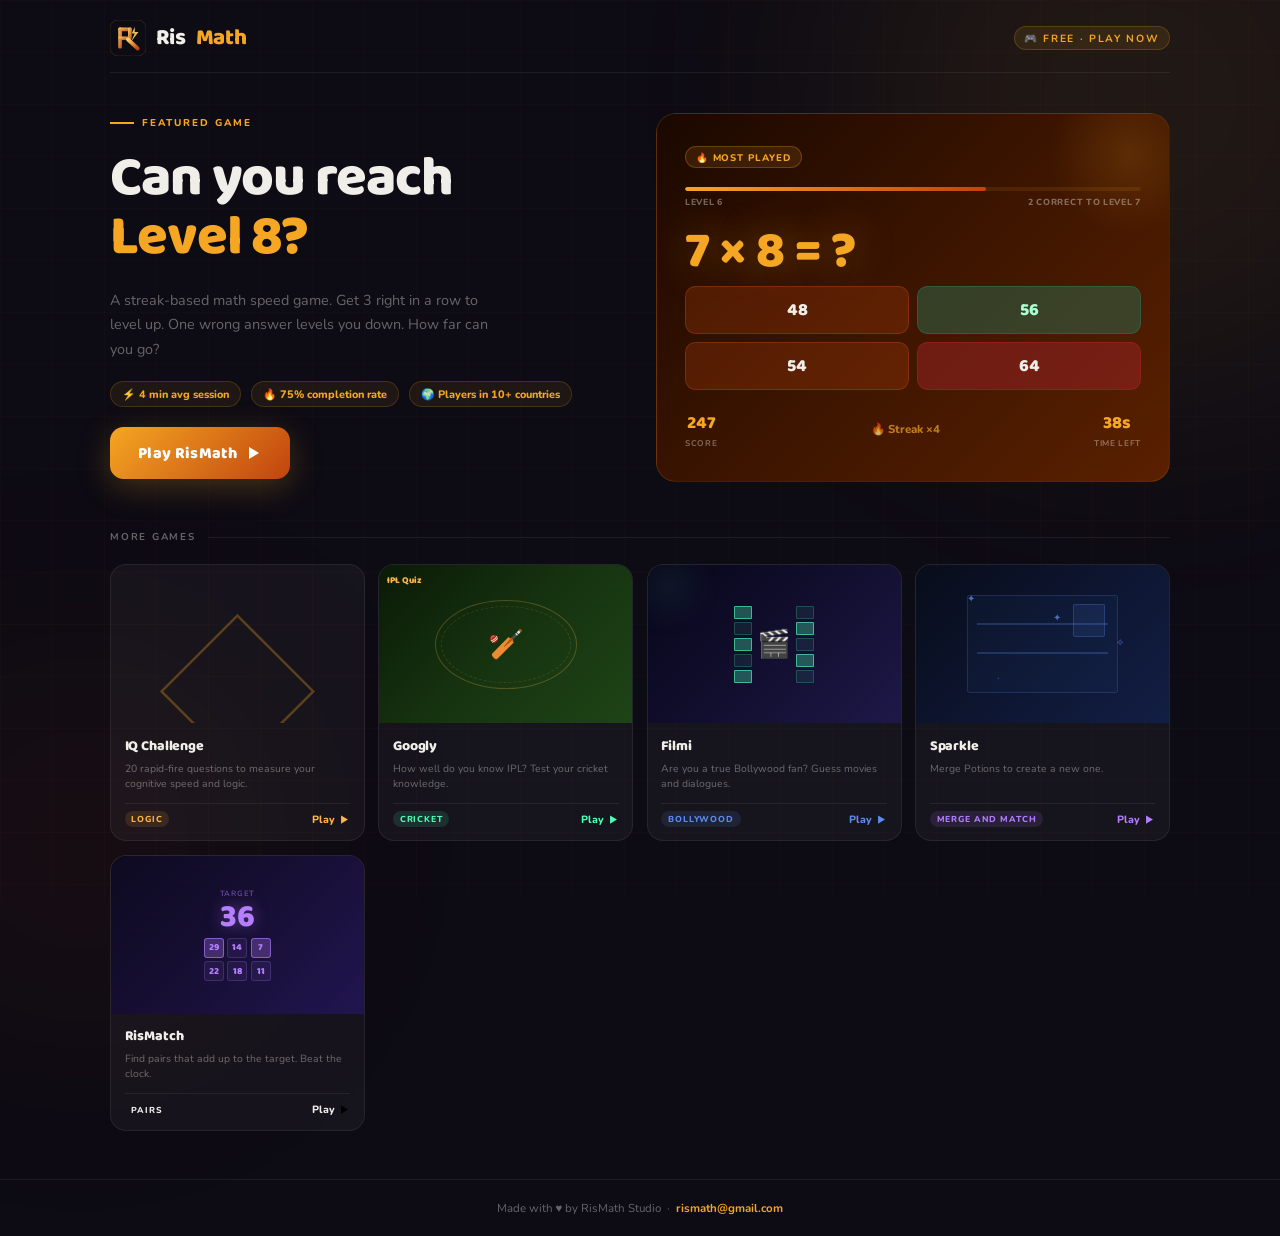
<file: index.html>
<!DOCTYPE html>
<html lang="en">
<head>
<meta charset="UTF-8">
<meta name="viewport" content="width=device-width, initial-scale=1.0">
<title>RisMath — Tap. Play. Repeat.</title>
<meta name="description" content="Simple, addictive games you can play in 60 seconds. Built for fast minds.">
<meta property="og:title" content="RisMath — Tap. Play. Repeat.">
<meta property="og:description" content="5 free games. No downloads. Just play.">
<meta property="og:url" content="https://rismath.com">
<link rel="preconnect" href="https://fonts.googleapis.com">
<link href="https://fonts.googleapis.com/css2?family=Baloo+2:wght@700;800&family=Nunito:wght@400;600;700;800&display=swap" rel="stylesheet">
<style>
:root{
  --bg:#0D0B14;--surface:rgba(255,255,255,0.04);--text:#F0EEE8;
  --muted:rgba(240,238,232,0.4);--border:rgba(255,255,255,0.07);
  --amber:#F5A623;--red:#C1440E;
}
*{box-sizing:border-box;margin:0;padding:0;}
html,body{height:100%;}
body{background:var(--bg);color:var(--text);font-family:'Nunito',sans-serif;min-height:100vh;overflow-x:hidden;}
body::before{content:'';position:fixed;inset:0;
  background-image:linear-gradient(rgba(245,166,35,0.025) 1px,transparent 1px),
  linear-gradient(90deg,rgba(245,166,35,0.025) 1px,transparent 1px);
  background-size:52px 52px;pointer-events:none;z-index:0;}
.b{position:fixed;border-radius:50%;filter:blur(130px);pointer-events:none;z-index:0;}
.b1{width:600px;height:600px;background:#F5A623;top:-200px;right:-160px;opacity:.09;}
.b2{width:400px;height:400px;background:#C1440E;bottom:-140px;left:-120px;opacity:.07;}

.wrap{position:relative;z-index:1;max-width:1100px;margin:0 auto;padding:0 1.25rem;}

/* Header */
header{padding:1.25rem 0 1rem;display:flex;align-items:center;justify-content:space-between;
  border-bottom:1px solid var(--border);margin-bottom:2.5rem;}
.logo{font-family:'Baloo 2',cursive;font-size:1.4rem;font-weight:800;
  letter-spacing:-.01em;color:var(--text);display:flex;align-items:center;gap:.6rem;}
.logo span{color:var(--amber);}
.tagline{font-size:.65rem;font-weight:700;letter-spacing:.16em;text-transform:uppercase;
  color:var(--amber);background:rgba(245,166,35,.1);border:1px solid rgba(245,166,35,.2);
  padding:.24rem .6rem;border-radius:2rem;}

/* ── HERO ── */
.hero{
  display:grid;grid-template-columns:1fr 1fr;gap:2rem;
  align-items:center;margin-bottom:3rem;
}
@media(max-width:640px){.hero{grid-template-columns:1fr;}}

.hero-left{display:flex;flex-direction:column;gap:1.25rem;}

.hero-eyebrow{font-size:.62rem;font-weight:800;letter-spacing:.2em;text-transform:uppercase;
  color:var(--amber);display:flex;align-items:center;gap:.5rem;}
.hero-eyebrow::before{content:'';width:1.5rem;height:1.5px;background:var(--amber);}

.hero-title{font-family:'Baloo 2',cursive;font-size:clamp(2.2rem,6vw,3.5rem);
  font-weight:800;line-height:1.05;letter-spacing:-.02em;}
.hero-title span{color:var(--amber);}

.hero-desc{font-size:.9rem;color:var(--muted);line-height:1.7;max-width:380px;}

/* Social proof pills */
.hero-stats{display:flex;gap:.6rem;flex-wrap:wrap;}
.stat-pill{background:rgba(245,166,35,.08);border:1px solid rgba(245,166,35,.18);
  border-radius:2rem;padding:.28rem .7rem;font-size:.68rem;font-weight:800;
  color:var(--amber);display:flex;align-items:center;gap:.3rem;}

.hero-cta{
  display:inline-flex;align-items:center;gap:.6rem;
  background:linear-gradient(135deg,#F5A623,#C1440E);
  color:white;text-decoration:none;border-radius:.85rem;
  padding:.85rem 1.75rem;font-size:1rem;font-weight:800;
  font-family:'Baloo 2',cursive;letter-spacing:.02em;
  box-shadow:0 8px 32px rgba(245,166,35,.25);
  transition:transform .15s,box-shadow .15s;
  align-self:flex-start;
}
.hero-cta:hover{transform:translateY(-2px);box-shadow:0 12px 40px rgba(245,166,35,.35);}
.hero-cta svg{width:16px;height:16px;fill:white;}

/* Hero game preview */
.hero-preview{
  background:linear-gradient(135deg,#1a0800,#3d1500,#5a2000);
  border-radius:1.25rem;border:1px solid rgba(245,166,35,.15);
  padding:2rem 1.75rem;position:relative;overflow:hidden;
  min-height:260px;display:flex;flex-direction:column;justify-content:center;
  animation:fadeUp .5s .1s ease both;
}
.hero-preview::before{content:'';position:absolute;top:-40px;right:-40px;
  width:160px;height:160px;border-radius:50%;
  background:radial-gradient(circle,rgba(245,166,35,.15),transparent 70%);}

.preview-badge{display:inline-flex;align-items:center;gap:.35rem;
  background:rgba(245,166,35,.12);border:1px solid rgba(245,166,35,.25);
  border-radius:2rem;padding:.22rem .6rem;font-size:.6rem;font-weight:800;
  color:var(--amber);letter-spacing:.1em;text-transform:uppercase;margin-bottom:1.2rem;
  width:fit-content;}

.preview-question{font-family:'Baloo 2',cursive;font-size:clamp(2rem,7vw,3.2rem);
  font-weight:800;color:#F5A623;text-shadow:0 0 40px rgba(245,166,35,.4);
  margin-bottom:.5rem;line-height:1;}

.preview-options{display:grid;grid-template-columns:repeat(2,1fr);gap:.5rem;margin-bottom:1.2rem;}
.preview-opt{background:rgba(193,68,14,.25);border:1.5px solid rgba(193,68,14,.4);
  border-radius:.65rem;padding:.55rem;text-align:center;
  font-family:'Baloo 2',cursive;font-size:1.1rem;font-weight:800;color:#F0EEE8;}
.preview-opt.correct{background:rgba(45,106,79,.5);border-color:rgba(45,106,79,.7);color:#a8ffd4;}
.preview-opt.wrong{background:rgba(155,34,38,.5);border-color:rgba(155,34,38,.7);}

.preview-hud{display:flex;justify-content:space-between;align-items:center;}
.preview-stat{text-align:center;}
.preview-stat-val{font-family:'Baloo 2',cursive;font-size:1.1rem;font-weight:800;color:var(--amber);}
.preview-stat-lbl{font-size:.52rem;font-weight:700;color:var(--muted);letter-spacing:.08em;text-transform:uppercase;margin-top:.1rem;}
.preview-streak{font-size:.72rem;font-weight:800;color:rgba(245,166,35,.7);}

/* Level progress bar */
.level-bar{margin-bottom:1.2rem;}
.level-bar-track{height:4px;background:rgba(245,166,35,.1);border-radius:2px;overflow:hidden;margin-bottom:.3rem;}
.level-bar-fill{height:100%;background:linear-gradient(90deg,#F5A623,#C1440E);border-radius:2px;width:66%;}
.level-bar-labels{display:flex;justify-content:space-between;font-size:.55rem;font-weight:800;color:var(--muted);letter-spacing:.08em;text-transform:uppercase;}

/* ── OTHER GAMES ── */
.slabel{font-size:.62rem;font-weight:700;letter-spacing:.18em;text-transform:uppercase;
  color:var(--muted);display:flex;align-items:center;gap:.75rem;margin-bottom:1.25rem;}
.slabel::after{content:'';flex:1;height:1px;background:var(--border);}

.grid{display:grid;grid-template-columns:repeat(2,1fr);gap:.85rem;margin-bottom:3rem;}
@media(min-width:480px){.grid{grid-template-columns:repeat(4,1fr);}}

.card{display:flex;flex-direction:column;text-decoration:none;color:var(--text);
  background:var(--surface);border:1px solid var(--border);border-radius:1rem;
  overflow:hidden;transition:transform .2s,box-shadow .2s,border-color .2s;
  animation:fadeUp .45s ease both;}
.card:hover{transform:translateY(-4px);border-color:var(--c);
  box-shadow:0 16px 40px rgba(0,0,0,.5),0 0 0 1px var(--c);}
.card:nth-child(1){animation-delay:.15s;--c:#FFB547;}
.card:nth-child(2){animation-delay:.22s;--c:#4DFFB4;}
.card:nth-child(3){animation-delay:.29s;--c:#5B8DEF;}
.card:nth-child(4){animation-delay:.36s;--c:#B47EFF;}

/* Thumbnails */
.thumb{width:100%;aspect-ratio:16/10;position:relative;overflow:hidden;flex-shrink:0;}
.thumb-googly{background:linear-gradient(135deg,#0a1a06,#163310,#1e4416);}
.thumb-googly .pitch{position:absolute;inset:0;display:flex;align-items:center;justify-content:center;}
.thumb-googly .oval{width:56%;aspect-ratio:16/10;border-radius:50%;border:1.5px solid rgba(255,181,71,.25);display:flex;align-items:center;justify-content:center;position:relative;}
.thumb-googly .oval::before{content:'';position:absolute;inset:5px;border-radius:50%;border:1px dashed rgba(255,181,71,.15);}
.thumb-googly .icon{font-size:clamp(1.1rem,4vw,1.8rem);}
.thumb-googly .ipl{position:absolute;top:.5rem;left:.5rem;font-family:'Baloo 2',cursive;font-size:.58rem;font-weight:800;color:#FFB547;}
.thumb-filmi{background:linear-gradient(135deg,#08061a,#120e2e,#1e1848);}
.thumb-filmi .cinema{position:absolute;inset:0;display:flex;align-items:center;justify-content:center;gap:.3rem;}
.thumb-filmi .strip{display:flex;flex-direction:column;gap:3px;}
.thumb-filmi .fr{width:clamp(10px,2.5vw,18px);height:clamp(8px,2vw,13px);background:rgba(77,255,180,.08);border:1px solid rgba(77,255,180,.2);border-radius:1px;}
.thumb-filmi .fr.on{background:rgba(77,255,180,.3);border-color:rgba(77,255,180,.6);}
.thumb-filmi .clap{font-size:clamp(1.1rem,3.5vw,1.7rem);}
.thumb-filmi .glow{position:absolute;width:40px;height:40px;background:#4DFFB4;border-radius:50%;filter:blur(20px);opacity:.14;}
.thumb-sparkle{background:linear-gradient(135deg,#080d1a,#0d1530,#121e44);}
.thumb-sparkle .scene{position:absolute;inset:0;display:flex;align-items:center;justify-content:center;}
.thumb-sparkle .room{width:60%;height:62%;border:1.5px solid rgba(91,141,239,.2);border-radius:3px;position:relative;background:rgba(91,141,239,.04);}
.thumb-sparkle .shelf{position:absolute;left:6%;right:6%;height:1.5px;background:rgba(91,141,239,.25);}
.thumb-sparkle .win{position:absolute;top:8%;right:8%;width:22%;aspect-ratio:1;background:rgba(91,141,239,.1);border:1px solid rgba(91,141,239,.25);border-radius:2px;}
.thumb-sparkle .sparks{position:absolute;inset:0;}
.thumb-sparkle .sp{position:absolute;color:#5B8DEF;font-size:.65rem;opacity:.75;}
.thumb-rismatch{background:linear-gradient(135deg,#0d0a20,#170f35,#211550);}
.thumb-rismatch .board{position:absolute;inset:0;display:flex;align-items:center;justify-content:center;flex-direction:column;gap:.22rem;}
.thumb-rismatch .target-label{font-size:.48rem;font-weight:700;letter-spacing:.1em;text-transform:uppercase;color:rgba(180,126,255,.5);}
.thumb-rismatch .target-num{font-family:'Baloo 2',cursive;font-weight:800;font-size:clamp(1.2rem,4.5vw,2rem);color:#B47EFF;text-shadow:0 0 16px rgba(180,126,255,.4);line-height:1;}
.thumb-rismatch .tiles-row{display:flex;gap:.2rem;}
.thumb-rismatch .tile{width:clamp(14px,3vw,20px);height:clamp(14px,3vw,20px);border-radius:3px;background:rgba(180,126,255,.08);border:1px solid rgba(180,126,255,.2);display:flex;align-items:center;justify-content:center;font-family:'Baloo 2',cursive;font-size:clamp(.42rem,1.2vw,.6rem);font-weight:800;color:#B47EFF;}
.thumb-rismatch .tile.hi{background:rgba(180,126,255,.28);border-color:rgba(180,126,255,.6);}

/* Small card body */
.cbody{padding:.7rem .85rem .8rem;flex:1;display:flex;flex-direction:column;gap:.25rem;}
.cname{font-family:'Baloo 2',cursive;font-size:.88rem;font-weight:800;letter-spacing:-.01em;}
.cdesc{font-size:.65rem;color:var(--muted);line-height:1.5;flex:1;}
.cfoot{display:flex;align-items:center;justify-content:space-between;
  margin-top:.45rem;padding-top:.45rem;border-top:1px solid var(--border);}
.ctag{font-size:.54rem;font-weight:800;letter-spacing:.1em;text-transform:uppercase;
  color:var(--c);background:color-mix(in srgb,var(--c) 12%,transparent);
  padding:.13rem .42rem;border-radius:2rem;}
.cplay{font-size:.66rem;font-weight:800;color:var(--c);display:flex;align-items:center;gap:.25rem;transition:gap .15s;}
.card:hover .cplay{gap:.4rem;}
.cplay svg{width:11px;height:11px;fill:var(--c);}

/* Footer */
footer{border-top:1px solid var(--border);padding:1.25rem 0;text-align:center;
  color:var(--muted);font-size:.72rem;position:relative;z-index:1;}
footer a{color:var(--amber);text-decoration:none;font-weight:700;}

@keyframes fadeUp{from{opacity:0;transform:translateY(18px)}to{opacity:1;transform:translateY(0)}}
</style>
</head>
<body>

<div class="b b1"></div>
<div class="b b2"></div>

<div class="wrap">

  <header>
    <div class="logo">
      <svg width="36" height="36" viewBox="0 0 48 48" xmlns="http://www.w3.org/2000/svg" style="flex-shrink:0;">
        <defs><linearGradient id="lg1" x1="0%" y1="0%" x2="100%" y2="100%">
          <stop offset="0%" stop-color="#FFD166"/><stop offset="100%" stop-color="#C1440E"/>
        </linearGradient></defs>
        <rect width="48" height="48" rx="11" fill="#0D0B14"/>
        <rect width="48" height="48" rx="11" fill="none" stroke="#F5A623" stroke-width="1" opacity="0.2"/>
        <rect x="11" y="10" width="5" height="28" rx="2" fill="url(#lg1)"/>
        <rect x="11" y="10" width="18" height="5" rx="2" fill="url(#lg1)"/>
        <rect x="11" y="22" width="15" height="4.5" rx="2" fill="url(#lg1)"/>
        <rect x="24" y="10" width="5" height="16" rx="2" fill="url(#lg1)"/>
        <line x1="24" y1="26" x2="37" y2="38" stroke="url(#lg1)" stroke-width="5" stroke-linecap="round"/>
        <path d="M33 9 L29 18 L33 18 L28 29 L38 16 L33 16 Z" fill="#FFD166" opacity="0.9"/>
      </svg>
      Ris<span>Math</span>
    </div>
    <div class="tagline">🎮 Free · Play Now</div>
  </header>

  <!-- ── HERO ── -->
  <section class="hero">

    <div class="hero-left" style="animation:fadeUp .5s ease both;">
      <div class="hero-eyebrow">Featured Game</div>
      <h1 class="hero-title">Can you reach<br><span>Level 8?</span></h1>
      <p class="hero-desc">A streak-based math speed game. Get 3 right in a row to level up. One wrong answer levels you down. How far can you go?</p>
      <div class="hero-stats">
        <div class="stat-pill">⚡ 4 min avg session</div>
        <div class="stat-pill">🔥 75% completion rate</div>
        <div class="stat-pill">🌍 Players in 10+ countries</div>
      </div>
      <a href="/rismath" class="hero-cta">
        Play RisMath
        <svg viewBox="0 0 16 16"><path d="M3 2l10 6-10 6V2z"/></svg>
      </a>
    </div>

    <a href="/rismath" class="hero-preview" style="text-decoration:none;color:inherit;">
      <div class="preview-badge">🔥 Most Played</div>

      <div class="level-bar">
        <div class="level-bar-track"><div class="level-bar-fill"></div></div>
        <div class="level-bar-labels"><span>Level 6</span><span>2 correct to Level 7</span></div>
      </div>

      <div class="preview-question">7 × 8 = ?</div>
      <div class="preview-options">
        <div class="preview-opt">48</div>
        <div class="preview-opt correct">56</div>
        <div class="preview-opt">54</div>
        <div class="preview-opt wrong">64</div>
      </div>

      <div class="preview-hud">
        <div class="preview-stat">
          <div class="preview-stat-val">247</div>
          <div class="preview-stat-lbl">Score</div>
        </div>
        <div class="preview-streak">🔥 Streak ×4</div>
        <div class="preview-stat">
          <div class="preview-stat-val">38s</div>
          <div class="preview-stat-lbl">Time left</div>
        </div>
      </div>
    </a>

  </section>

  <!-- ── OTHER GAMES ── -->
  <div class="slabel">More games</div>

  <div class="grid">

    <a href="/iq" class="card">
  <div class="thumb thumb-iq">
    <div class="brain-circuit">
      <div class="node" style="top:20%; left:50%;"></div>
      <div class="node" style="top:50%; left:20%;"></div>
      <div class="node" style="top:50%; left:80%;"></div>
      <div class="node" style="bottom:20%; left:50%;"></div>
      <svg class="circuit-lines" viewBox="0 0 100 100">
        <path d="M50 20 L20 50 L50 80 L80 50 Z" fill="none" stroke="rgba(245,166,35,0.3)" stroke-width="1"/>
      </svg>
      <span class="brain-icon">🧠</span>
    </div>
    <div class="iq-score-preview">IQ 140+</div>
  </div>
  <div class="cbody">
    <div class="cname">IQ Challenge</div>
    <div class="cdesc">20 rapid-fire questions to measure your cognitive speed and logic.</div>
    <div class="cfoot">
      <span class="ctag">Logic</span>
      <span class="cplay">Play <svg viewBox="0 0 16 16"><path d="M3 2l10 6-10 6V2z"/></svg></span>
    </div>
  </div>
</a>

    <a href="/googly" class="card">
      <div class="thumb thumb-googly">
        <div class="pitch"><div class="oval"><span class="icon">🏏</span></div></div>
        <div class="ipl">IPL Quiz</div>
      </div>
      <div class="cbody">
        <div class="cname">Googly</div>
        <div class="cdesc">How well do you know IPL? Test your cricket knowledge.</div>
        <div class="cfoot">
          <span class="ctag">Cricket</span>
          <span class="cplay">Play <svg viewBox="0 0 16 16"><path d="M3 2l10 6-10 6V2z"/></svg></span>
        </div>
      </div>
    </a>

    <a href="/filmi" class="card">
      <div class="thumb thumb-filmi">
        <div class="cinema">
          <div class="strip"><div class="fr on"></div><div class="fr"></div><div class="fr on"></div><div class="fr"></div><div class="fr on"></div></div>
          <span class="clap">🎬</span>
          <div class="strip"><div class="fr"></div><div class="fr on"></div><div class="fr"></div><div class="fr on"></div><div class="fr"></div></div>
        </div>
        <div class="glow"></div>
      </div>
      <div class="cbody">
        <div class="cname">Filmi</div>
        <div class="cdesc">Are you a true Bollywood fan? Guess movies and dialogues.</div>
        <div class="cfoot">
          <span class="ctag">Bollywood</span>
          <span class="cplay">Play <svg viewBox="0 0 16 16"><path d="M3 2l10 6-10 6V2z"/></svg></span>
        </div>
      </div>
    </a>

    <a href="/sparkle" class="card">
      <div class="thumb thumb-sparkle">
        <div class="scene">
          <div class="room">
            <div class="shelf" style="top:28%"></div>
            <div class="shelf" style="top:58%"></div>
            <div class="win"></div>
          </div>
          <div class="sparks">
            <span class="sp" style="top:16%;left:20%">✦</span>
            <span class="sp" style="top:44%;right:18%">✧</span>
            <span class="sp" style="bottom:24%;left:32%">·</span>
            <span class="sp" style="top:28%;left:54%">✦</span>
          </div>
        </div>
      </div>
      <div class="cbody">
        <div class="cname">Sparkle</div>
        <div class="cdesc">Merge Potions to create a new one.</div>
        <div class="cfoot">
          <span class="ctag">Merge and Match</span>
          <span class="cplay">Play <svg viewBox="0 0 16 16"><path d="M3 2l10 6-10 6V2z"/></svg></span>
        </div>
      </div>
    </a>

    <a href="/rismatch" class="card">
      <div class="thumb thumb-rismatch">
        <div class="board">
          <div class="target-label">Target</div>
          <div class="target-num">36</div>
          <div class="tiles-row">
            <div class="tile hi">29</div><div class="tile">14</div><div class="tile hi">7</div>
          </div>
          <div class="tiles-row">
            <div class="tile">22</div><div class="tile">18</div><div class="tile">11</div>
          </div>
        </div>
      </div>
      <div class="cbody">
        <div class="cname">RisMatch</div>
        <div class="cdesc">Find pairs that add up to the target. Beat the clock.</div>
        <div class="cfoot">
          <span class="ctag">Pairs</span>
          <span class="cplay">Play <svg viewBox="0 0 16 16"><path d="M3 2l10 6-10 6V2z"/></svg></span>
        </div>
      </div>
    </a>

  </div>

</div>

<footer>
  <div class="wrap">
    Made with ♥ by RisMath Studio &nbsp;·&nbsp; <a href="mailto:rismath@gmail.com">rismath@gmail.com</a>
  </div>
</footer>

</body>
</html>
</file>
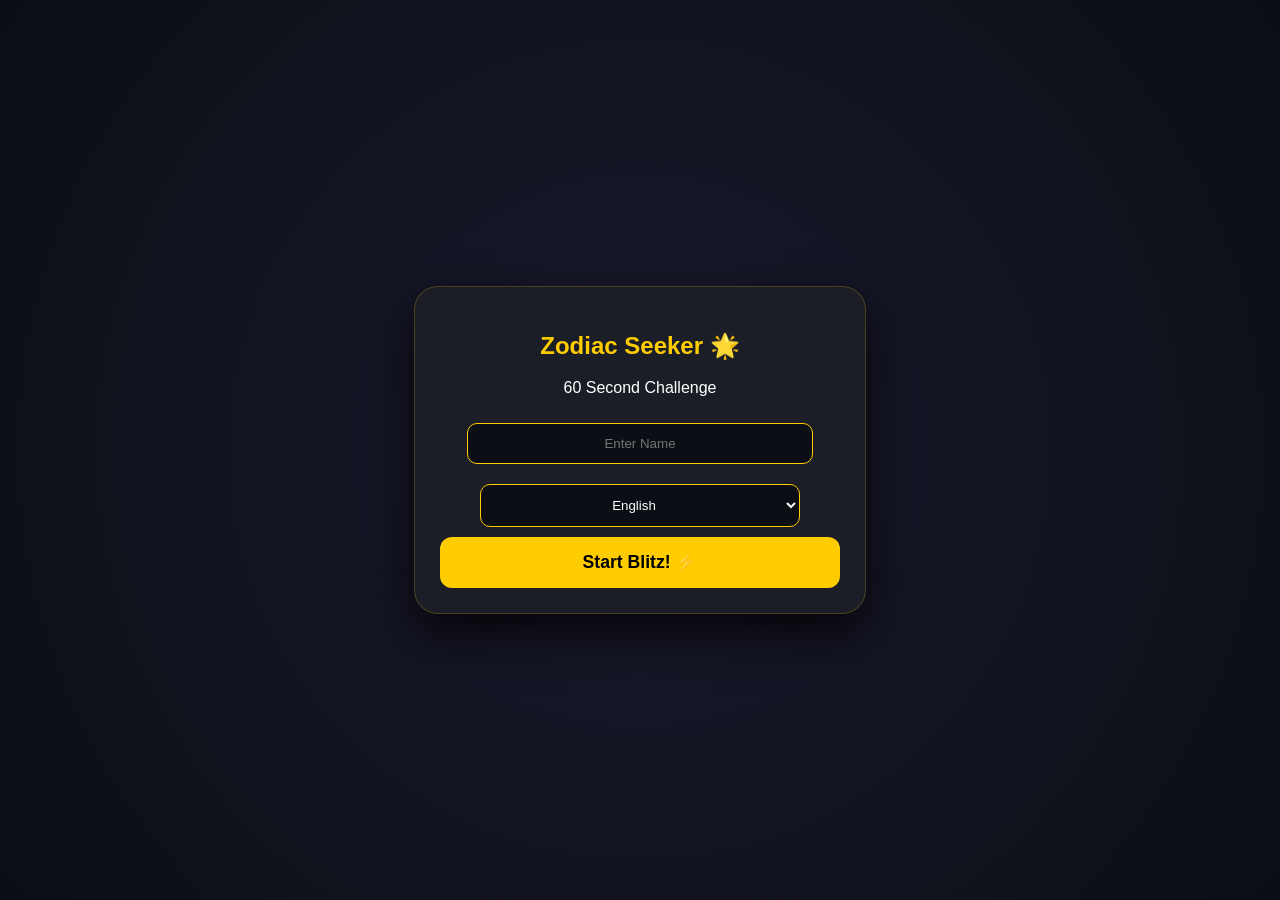
<file: astro/index.html>
<!DOCTYPE html>
<html lang="en">
<head>
    <meta charset="UTF-8">
    <meta name="viewport" content="width=device-width, initial-scale=1.0">
    <title>Zodiac Seeker | 60s Blitz</title>
    <script async src="https://www.googletagmanager.com/gtag/js?id=G-5K57FR3XVW"></script>
    <script>
      window.dataLayer = window.dataLayer || [];
      function gtag(){dataLayer.push(arguments);}
      gtag('js', new Date());
      gtag('config', 'G-5K57FR3XVW');
    </script>
    <style>
        :root { --bg: #0b0e14; --accent: #ffcc00; --text: #ffffff; --card: #1c1f26; }
        body {
            font-family: 'Segoe UI', 'Noto Sans Devanagari', sans-serif;
            background: radial-gradient(circle at center, #1a1a2e 0%, #0b0e14 100%);
            color: var(--text); display: flex; align-items: center; justify-content: center;
            min-height: 100vh; margin: 0;
        }
        #game-container {
            width: 90%; max-width: 400px; text-align: center;
            background: rgba(28, 31, 38, 0.95); padding: 25px;
            border-radius: 24px; box-shadow: 0 20px 50px rgba(0,0,0,0.8);
            border: 1px solid rgba(255,204,0,0.2);
        }
        .hidden { display: none !important; }
        
        /* Input & UI */
        input, select { 
            width: 80%; padding: 12px; margin: 10px 0; border-radius: 10px; 
            border: 1px solid var(--accent); background: #0b0e14; color: white; text-align: center;
        }
        .timer-bar { width: 100%; height: 8px; background: #333; border-radius: 4px; margin: 15px 0; overflow: hidden; }
        #timer-progress { width: 100%; height: 100%; background: var(--accent); transition: width 1s linear; }
        
        /* Game Elements */
        .stats { display: flex; justify-content: space-between; font-weight: bold; color: var(--accent); }
        .trait-box { background: #23272f; padding: 25px 15px; border-radius: 18px; margin: 15px 0; min-height: 50px; font-size: 1.2rem; border: 1px solid rgba(255,255,255,0.1); }
        .options-grid { display: grid; grid-template-columns: 1fr 1fr; gap: 10px; }
        
        button { padding: 15px; border-radius: 12px; cursor: pointer; border: none; font-weight: 600; transition: 0.2s; width: 100%; }
        .btn-main { background: var(--accent); color: black; font-size: 1.1rem; }
        .opt { background: #2c313c; color: white; }
        .correct { background: #27ae60 !important; }
        .wrong { background: #c0392b !important; }
        
        /* Final Scorecard */
        .scorecard { background: #1a1a2e; padding: 20px; border-radius: 15px; border: 2px solid var(--accent); margin-top: 15px; }
        .whatsapp-btn { background: #25D366; color: white; margin-top: 15px; font-size: 1.1rem; }
    </style>
</head>
<body>

<div id="game-container">
    <div id="setup-screen">
        <h2 style="color: var(--accent)">Zodiac Seeker 🌟</h2>
        <p>60 Second Challenge</p>
        <input type="text" id="player-name" placeholder="Enter Name" maxlength="12">
        <select id="lang-pref">
            <option value="en">English</option>
            <option value="hi">Hindi (हिंदी)</option>
            <option value="hg">Hinglish</option>
        </select>
        <button class="btn-main" onclick="startGame()">Start Blitz! ⚡</button>
    </div>

    <div id="game-screen" class="hidden">
        <div class="stats">
            <span id="display-name">Player</span>
            <span>Score: <span id="score">0</span></span>
        </div>
        <div class="timer-bar"><div id="timer-progress"></div></div>
        <div id="timer-text" style="font-size: 0.9rem; margin-bottom: 10px;">Time: 60s</div>
        
        <div class="trait-box" id="traits">Loading...</div>
        <div id="options" class="options-grid"></div>
    </div>

    <div id="result-screen" class="hidden">
        <h2 style="color: var(--accent)">Time's Up! ⌛</h2>
        <div class="scorecard">
            <p style="margin: 5px 0;">Name: <b id="final-name"></b></p>
            <h1 style="margin: 10px 0; font-size: 3rem;" id="final-score">0</h1>
            <p>Zodiac Signs Identified</p>
        </div>
        <button class="whatsapp-btn" onclick="shareToWhatsApp()">Share on WhatsApp 📱</button>
        <button style="margin-top: 10px; background: transparent; color: white; border: 1px solid #555;" onclick="location.reload()">Try Again 🔄</button>
    </div>
</div>

<script>
    const signs = ["Aries", "Taurus", "Gemini", "Cancer", "Leo", "Virgo", "Libra", "Scorpio", "Sagittarius", "Capricorn", "Aquarius", "Pisces"];
    let playerName = "Player";
    let score = 0;
    let timeLeft = 60;
    let timerId = null;
    let currentCorrect = "";
    let lang = 'en';

    // Same bank as before, condensed for space
    const bank = {
        en: { Aries: ["Bold Leader"], Taurus: ["Patient & Steady"], Gemini: ["Quick Witted"], Cancer: ["Highly Protective"], Leo: ["Confident & Proud"], Virgo: ["The Perfectionist"], Libra: ["Seeks Balance"], Scorpio: ["Deeply Intense"], Sagittarius: ["Freedom Lover"], Capricorn: ["Very Disciplined"], Aquarius: ["Unique Thinker"], Pisces: ["Creative Dreamer"] },
        hi: { Aries: ["निडर और साहसी"], Taurus: ["भरोसेमंद"], Gemini: ["चंचल स्वभाव"], Cancer: ["भावुक दिल"], Leo: ["आत्मविश्वासी"], Virgo: ["मेहनती"], Libra: ["शांति प्रिय"], Scorpio: ["जुनूनी"], Sagittarius: ["आज़ाद"], Capricorn: ["गंभीर"], Aquarius: ["अलग सोच"], Pisces: ["दयालु"] },
        hg: { Aries: ["Full of Josh"], Taurus: ["Ziddi but Loyal"], Gemini: ["Bohot Talkative"], Cancer: ["Emotional Banda"], Leo: ["Attention Seeker"], Virgo: ["Perfect kaam"], Libra: ["Sweet Talker"], Scorpio: ["Mysterious"], Sagittarius: ["Ghumne wala"], Capricorn: ["Career Focused"], Aquarius: ["Hatke Ideas"], Pisces: ["Dil ka Saaf"] }
    };

    function startGame() {
        playerName = document.getElementById('player-name').value || "Player";
        lang = document.getElementById('lang-pref').value;
        document.getElementById('setup-screen').classList.add('hidden');
        document.getElementById('game-screen').classList.remove('hidden');
        document.getElementById('display-name').innerText = playerName;
        
        startTimer();
        nextQuestion();
    }

    function startTimer() {
        timerId = setInterval(() => {
            timeLeft--;
            document.getElementById('timer-text').innerText = `Time: ${timeLeft}s`;
            document.getElementById('timer-progress').style.width = (timeLeft/60)*100 + "%";
            
            if(timeLeft <= 0) endGame();
        }, 1000);
    }

    function nextQuestion() {
        currentCorrect = signs[Math.floor(Math.random() * signs.length)];
        const traits = bank[lang][currentCorrect];
        document.getElementById('traits').innerText = traits[Math.floor(Math.random() * traits.length)];

        let options = [currentCorrect];
        while(options.length < 4) {
            let r = signs[Math.floor(Math.random() * signs.length)];
            if(!options.includes(r)) options.push(r);
        }
        options.sort(() => Math.random() - 0.5);

        const optDiv = document.getElementById('options');
        optDiv.innerHTML = '';
        options.forEach(o => {
            const b = document.createElement('button');
            b.className = 'opt'; b.innerText = o;
            b.onclick = () => {
                if(o === currentCorrect) {
                    score++;
                    document.getElementById('score').innerText = score;
                    nextQuestion();
                } else {
                    b.classList.add('wrong');
                    setTimeout(nextQuestion, 300);
                }
            };
            optDiv.appendChild(b);
        });
    }

    function endGame() {
        clearInterval(timerId);
        document.getElementById('game-screen').classList.add('hidden');
        document.getElementById('result-screen').classList.remove('hidden');
        document.getElementById('final-name').innerText = playerName;
        document.getElementById('final-score').innerText = score;
    }

    function shareToWhatsApp() {
        const msg = `Can you beat my score? I identified ${score} Zodiac signs in 60 seconds! 🌟 - ${playerName}\n\nPlay here: https://rismath.com`;
        window.open(`https://api.whatsapp.com/send?text=${encodeURIComponent(msg)}`, '_blank');
    }
</script>
</body>
</html>
</file>
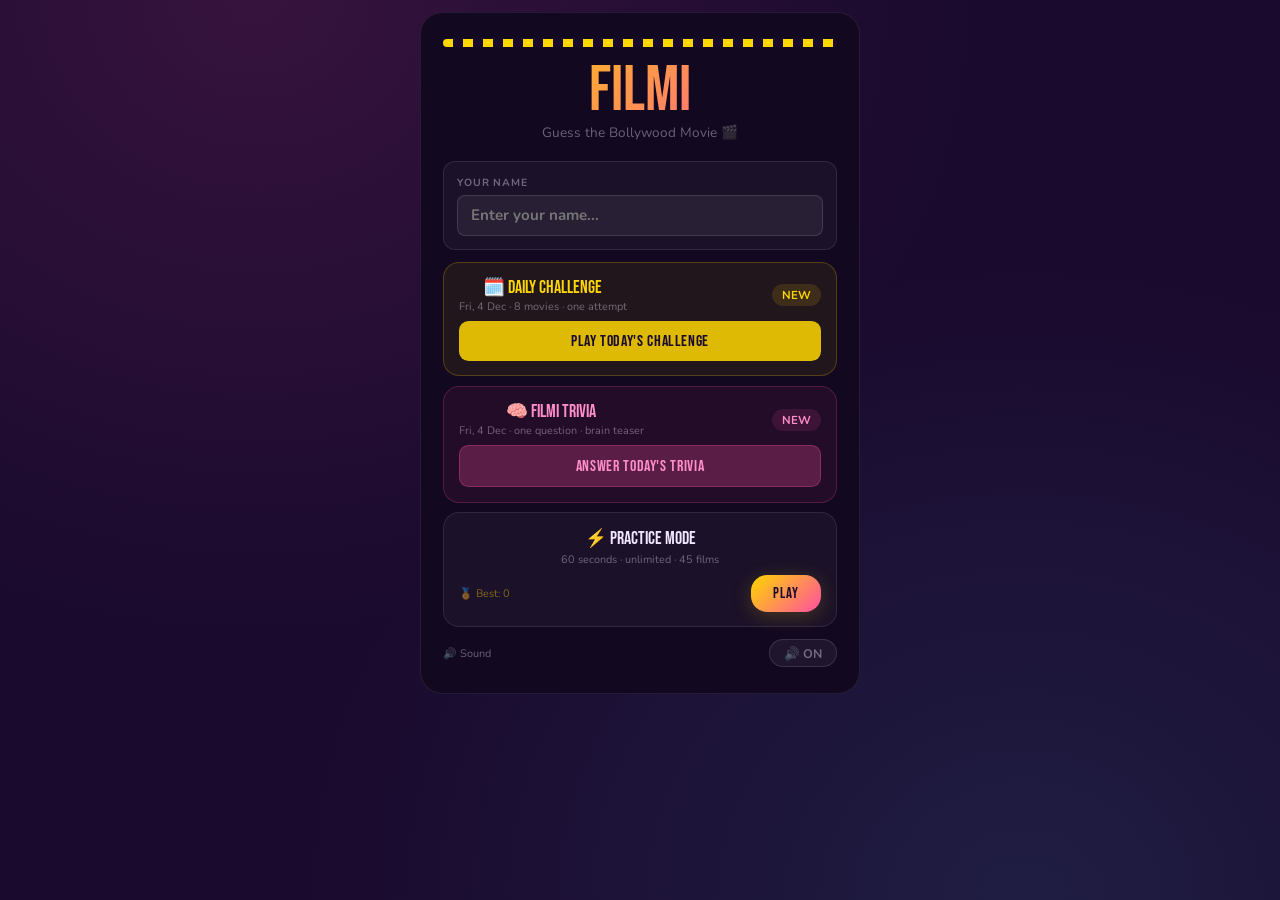
<file: filmi/index.html>
<!DOCTYPE html>
<html lang="en">
<head>
    <meta charset="UTF-8">
    <meta name="viewport" content="width=device-width, initial-scale=1.0">
    <title>Filmi — Guess the Bollywood Movie 🎬</title>
    <meta name="description" content="60 seconds. Movie clues. Can you guess the film?">
    <meta name="theme-color" content="#1A0A2E">
    <meta name="mobile-web-app-capable" content="yes">
    <meta name="apple-mobile-web-app-capable" content="yes">
    <meta name="apple-mobile-web-app-title" content="Filmi">
    <script async src="https://www.googletagmanager.com/gtag/js?id=G-5K57FR3XVW"></script>
    <script>window.dataLayer=window.dataLayer||[];function gtag(){dataLayer.push(arguments);}gtag('js',new Date());gtag('config','G-5K57FR3XVW');function trackEvent(n,p){gtag('event',n,p||{});}</script>
    <link href="https://fonts.googleapis.com/css2?family=Bebas+Neue&family=Nunito:wght@600;700;800&family=Rajdhani:wght@500;600;700&display=swap" rel="stylesheet">
    <style>
        :root {
            --bg: #1A0A2E;
            --card: #120820;
            --card2: #1E0F35;
            --border: rgba(255,255,255,0.08);
            --gold: #FFD700;
            --pink: #FF4FA0;
            --blue: #4FC3F7;
            --green: #69F0AE;
            --red: #FF5252;
            --text: #F0E6FF;
            --muted: rgba(240,230,255,0.4);
        }
        * { box-sizing:border-box; margin:0; padding:0; }
        body {
            background: var(--bg);
            background-image:
                radial-gradient(ellipse at 20% 0%, rgba(255,79,160,0.12) 0%, transparent 50%),
                radial-gradient(ellipse at 80% 100%, rgba(79,195,247,0.1) 0%, transparent 50%);
            font-family: 'Nunito', sans-serif;
            min-height: 100vh;
            display: flex; align-items: flex-start; justify-content: center;
            padding: 0.75rem; overflow-x: hidden;
        }
        #root { width:100%; max-width:440px; }

        @keyframes slideUp { from{transform:translateY(20px);opacity:0;}to{transform:translateY(0);opacity:1;} }
        @keyframes popIn { 0%{transform:scale(0.6);opacity:0;}70%{transform:scale(1.06);}100%{transform:scale(1);opacity:1;} }
        @keyframes float { 0%,100%{transform:translateY(0);}50%{transform:translateY(-6px);} }
        @keyframes chipIn { from{opacity:0;transform:scale(0.85);}to{opacity:1;transform:scale(1);} }
        @keyframes burstUp { 0%{transform:translateY(0) scale(1);opacity:1;}100%{transform:translateY(-120px) scale(0.3);opacity:0;} }
        @keyframes toastIn { from{opacity:0;transform:translateX(-50%) scale(0.9);}to{opacity:1;transform:translateX(-50%) scale(1);} }
        @keyframes toastOut { from{opacity:1;}to{opacity:0;} }
        @keyframes filmstrip { 0%{background-position:0 0;}100%{background-position:40px 0;} }

        .slide-up { animation: slideUp 0.35s ease forwards; }
        .pop-in { animation: popIn 0.4s cubic-bezier(0.175,0.885,0.32,1.275) forwards; }
        .float { animation: float 3s ease-in-out infinite; }
        .game-title { font-family: 'Bebas Neue', cursive; }

        .card {
            background: var(--card);
            border: 1px solid var(--border);
            border-radius: 1.4rem;
            backdrop-filter: blur(16px);
        }

        /* Filmstrip accent bar */
        .filmstrip {
            height: 8px;
            background: repeating-linear-gradient(90deg, #FFD700 0px, #FFD700 10px, #1A0A2E 10px, #1A0A2E 20px);
            border-radius: 4px;
            margin-bottom: 0.75rem;
            animation: filmstrip 1s linear infinite;
        }

        /* Movie card */
        .movie-card {
            border-radius: 1.2rem;
            overflow: hidden;
            border: 1px solid var(--border);
            margin-bottom: 0.75rem;
            animation: slideUp 0.3s ease forwards;
        }
        .movie-card-header {
            padding: 0.9rem 1rem;
            display: flex;
            align-items: center;
            gap: 0.9rem;
        }
        .movie-poster {
            width: 72px; height: 90px;
            border-radius: 0.6rem;
            display: flex; flex-direction: column;
            align-items: center; justify-content: center;
            flex-shrink: 0;
            position: relative; overflow: hidden;
            border: 2px solid rgba(255,255,255,0.15);
        }
        .poster-icon { font-size: 2.2rem; z-index: 1; }
        .poster-year {
            font-family: 'Bebas Neue', cursive;
            font-size: 0.85rem;
            color: rgba(255,255,255,0.6);
            z-index: 1; margin-top: 2px;
        }
        .movie-meta { flex: 1; }
        .movie-genre-badge {
            display: inline-block;
            padding: 2px 8px; border-radius: 20px;
            font-size: 0.62rem; font-weight: 700;
            text-transform: uppercase; letter-spacing: 0.06em;
            margin-bottom: 4px;
        }
        .movie-mystery {
            font-family: 'Bebas Neue', cursive;
            font-size: 1.7rem;
            color: rgba(255,255,255,0.12);
            letter-spacing: 0.2em; line-height: 1;
        }
        .movie-mystery-sub { font-size: 0.7rem; color: var(--muted); margin-top: 3px; }

        /* Clue chips */
        .clues-section { padding: 0.7rem 1rem; border-top: 1px solid var(--border); }
        .clues-label { font-size: 0.6rem; font-weight: 700; color: var(--muted); text-transform: uppercase; letter-spacing: 0.1em; margin-bottom: 0.55rem; }
        .clues-grid { display: grid; grid-template-columns: 1fr 1fr; gap: 0.45rem; }
        .clue-chip {
            border-radius: 0.65rem; padding: 0.5rem 0.7rem;
            display: flex; align-items: flex-start; gap: 0.45rem;
            animation: chipIn 0.3s ease forwards;
            border: 1px solid rgba(255,255,255,0.06);
        }
        .clue-chip:nth-child(1){animation-delay:0.05s;opacity:0;}
        .clue-chip:nth-child(2){animation-delay:0.1s;opacity:0;}
        .clue-chip:nth-child(3){animation-delay:0.15s;opacity:0;}
        .clue-chip:nth-child(4){animation-delay:0.2s;opacity:0;}
        .clue-chip:nth-child(5){animation-delay:0.25s;opacity:0;}
        .clue-chip.full { grid-column: 1/-1; }
        .chip-icon { font-size: 1rem; flex-shrink: 0; margin-top: 1px; }
        .chip-label { font-size: 0.58rem; font-weight: 700; text-transform: uppercase; letter-spacing: 0.05em; opacity: 0.5; margin-bottom: 1px; }
        .chip-value { font-size: 0.82rem; font-weight: 700; line-height: 1.3; }

        .chip-gold { background: rgba(255,215,0,0.1); }
        .chip-gold .chip-value { color: #FFD700; } .chip-gold .chip-label { color: #FFD700; }
        .chip-pink { background: rgba(255,79,160,0.1); }
        .chip-pink .chip-value { color: #FF8EC8; } .chip-pink .chip-label { color: #FF8EC8; }
        .chip-blue { background: rgba(79,195,247,0.1); }
        .chip-blue .chip-value { color: #4FC3F7; } .chip-blue .chip-label { color: #4FC3F7; }
        .chip-green { background: rgba(105,240,174,0.1); }
        .chip-green .chip-value { color: #69F0AE; } .chip-green .chip-label { color: #69F0AE; }
        .chip-orange { background: rgba(255,171,64,0.1); }
        .chip-orange .chip-value { color: #FFAB40; } .chip-orange .chip-label { color: #FFAB40; }

        /* Answer buttons */
        .answers-grid { display: grid; grid-template-columns: 1fr 1fr; gap: 0.5rem; margin-bottom: 0.5rem; }
        .btn-ans {
            background: var(--card2); border: 1.5px solid rgba(255,255,255,0.1);
            color: var(--text); font-family: 'Rajdhani', sans-serif;
            font-size: 0.95rem; font-weight: 600;
            padding: 0.85rem 0.5rem; border-radius: 0.85rem;
            cursor: pointer; transition: all 0.12s;
            text-align: center; line-height: 1.25;
        }
        .btn-ans:hover { background: rgba(255,215,0,0.1); border-color: rgba(255,215,0,0.4); transform: scale(1.02); }
        .btn-ans:active { transform: scale(0.97); }
        .btn-ans.correct { background: rgba(105,240,174,0.2)!important; border-color: #69F0AE!important; color: #69F0AE!important; }
        .btn-ans.wrong { background: rgba(255,82,82,0.2)!important; border-color: #FF5252!important; color: #FF8A80!important; }

        /* Top bar */
        .top-bar {
            display: flex; justify-content: space-between; align-items: center;
            padding: 0.6rem 0.8rem;
            background: rgba(255,255,255,0.04);
            border: 1px solid var(--border);
            border-radius: 1rem; margin-bottom: 0.6rem;
        }
        .top-stat { text-align: center; }
        .top-stat-label { font-size: 0.6rem; font-weight: 700; color: var(--muted); text-transform: uppercase; letter-spacing: 0.08em; }
        .top-stat-value { font-family: 'Bebas Neue', cursive; font-size: 1.6rem; line-height: 1.1; }
        .timer-bar-bg { background:rgba(255,255,255,0.08); border-radius:4px; height:5px; overflow:hidden; margin-bottom:0.6rem; }
        .timer-bar-fill { height:100%; border-radius:4px; transition:width 1s linear,background 0.5s; }

        /* Menu */
        .menu-card {
            background: var(--card); border: 1px solid var(--border);
            border-radius: 1.4rem; padding: 1.6rem 1.4rem; text-align: center;
        }
        .menu-title {
            font-family: 'Bebas Neue', cursive; font-size: 4rem; line-height: 1;
            background: linear-gradient(135deg, #FFD700, #FF4FA0);
            -webkit-background-clip: text; -webkit-text-fill-color: transparent; background-clip: text;
        }
        .menu-sub { font-size: 0.85rem; color: var(--muted); margin-bottom: 1.2rem; }
        .name-input-wrap { background:rgba(255,255,255,0.04); border:1px solid rgba(255,255,255,0.1); border-radius:0.75rem; padding:0.8rem; margin-bottom:0.75rem; text-align:left; }
        .name-input-label { font-size:0.65rem; font-weight:700; color:var(--muted); text-transform:uppercase; letter-spacing:0.08em; display:block; margin-bottom:5px; }
        .name-input { width:100%; background:rgba(255,255,255,0.06); border:1px solid rgba(255,255,255,0.12); border-radius:0.5rem; padding:0.6rem 0.8rem; color:white; font-family:'Nunito',sans-serif; font-size:0.95rem; font-weight:700; outline:none; transition:border-color 0.2s; }
        .name-input:focus { border-color: var(--gold); }
        .btn-start { width:100%; background:linear-gradient(135deg,#FFD700,#FF4FA0); border:none; color:#1A0A2E; font-family:'Bebas Neue',cursive; font-size:1.5rem; letter-spacing:0.06em; padding:1rem; border-radius:1rem; cursor:pointer; transition:all 0.15s; box-shadow:0 4px 20px rgba(255,215,0,0.2); }
        .btn-start:hover { transform:scale(1.02); }
        .btn-start:active { transform:scale(0.98); }

        /* Gameover */
        .gameover-card { background:var(--card); border:1px solid var(--border); border-radius:1.4rem; padding:1.4rem; text-align:center; animation:slideUp 0.4s ease forwards; }
        .go-score-box { background:rgba(255,215,0,0.08); border:1px solid rgba(255,215,0,0.18); border-radius:1rem; padding:1rem; margin:0.75rem 0; }
        .go-score { font-family:'Bebas Neue',cursive; font-size:4.5rem; color:var(--gold); line-height:1; }
        .stats-row { display:grid; grid-template-columns:1fr 1fr 1fr; gap:0.5rem; margin-bottom:0.75rem; }
        .stat-box { background:rgba(255,255,255,0.04); border:1px solid var(--border); border-radius:0.75rem; padding:0.6rem 0.4rem; text-align:center; }
        .stat-box-val { font-family:'Bebas Neue',cursive; font-size:1.4rem; line-height:1.1; }
        .stat-box-label { font-size:0.6rem; font-weight:700; color:var(--muted); text-transform:uppercase; margin-top:2px; }
        .score-preview { background:#0A0014; border:1px solid rgba(255,215,0,0.2); border-radius:0.75rem; padding:0.75rem; font-family:monospace; font-size:0.75rem; color:#FFD700; line-height:1.7; white-space:pre; overflow-x:auto; margin-bottom:0.5rem; }
        .share-btn { background:#25D366; color:white; font-family:'Rajdhani',sans-serif; font-size:1rem; font-weight:700; padding:0.75rem; border-radius:0.65rem; border:none; cursor:pointer; width:100%; display:flex; align-items:center; justify-content:center; gap:7px; transition:all 0.2s; margin-bottom:0.4rem; }
        .share-btn:hover { filter:brightness(1.1); }
        .btn-sm { background:rgba(255,255,255,0.06); border:1px solid var(--border); color:var(--muted); font-family:'Nunito',sans-serif; font-size:0.8rem; font-weight:700; padding:0.6rem 0.75rem; border-radius:0.6rem; cursor:pointer; flex:1; transition:all 0.2s; }
        .btn-sm:hover { background:rgba(255,255,255,0.1); color:var(--text); }
        .btn-play-again { flex:1; background:linear-gradient(135deg,#FFD700,#FF4FA0); border:none; color:#1A0A2E; font-family:'Bebas Neue',cursive; font-size:1.1rem; padding:0.9rem; border-radius:0.85rem; cursor:pointer; letter-spacing:0.05em; }
        .btn-home { background:rgba(255,255,255,0.06); border:1px solid var(--border); color:var(--muted); font-size:1.1rem; padding:0.9rem 1rem; border-radius:0.85rem; cursor:pointer; }
        .btn-pair { display:flex; gap:0.5rem; margin-top:0.75rem; }
        .rank-badge { display:inline-flex; align-items:center; gap:6px; background:rgba(255,255,255,0.06); border:1px solid var(--border); border-radius:0.6rem; padding:0.35rem 0.75rem; margin-bottom:0.75rem; }

        .emoji-burst { position:fixed; pointer-events:none; font-size:1.8rem; z-index:1000; animation:burstUp 0.9s ease forwards; }
        canvas { display:none; }
    </style>
</head>
<body>
<div id="root"></div>
<canvas id="share-canvas" width="600" height="700"></canvas>
<script>

// ── GENRE COLOURS ─────────────────────────────────────────────────────────────
const GENRES = {
    'Drama':    { bg:'#4A1060', accent:'#FF8EC8', emoji:'🎭' },
    'Action':   { bg:'#1A2A60', accent:'#4FC3F7', emoji:'💥' },
    'Romance':  { bg:'#601040', accent:'#FF4FA0', emoji:'❤️' },
    'Comedy':   { bg:'#204020', accent:'#69F0AE', emoji:'😄' },
    'Thriller': { bg:'#301A10', accent:'#FFAB40', emoji:'🔍' },
    'Family':   { bg:'#1A3040', accent:'#81D4FA', emoji:'👨‍👩‍👧' },
    'Biopic':   { bg:'#2A2010', accent:'#FFD700', emoji:'📖' },
    'Fantasy':  { bg:'#1A1060', accent:'#CE93D8', emoji:'✨' },
};

// ── MOVIE DATABASE ─────────────────────────────────────────────────────────────
const MOVIES = [
  { title:"Sholay", year:1975, genre:"Action",
    clues:[
      {icon:"🎬",label:"Director",value:"Ramesh Sippy",color:"chip-gold",highlight:true},
      {icon:"🎭",label:"Lead Actors",value:"Amitabh Bachchan, Dharmendra, Sanjeev Kumar",color:"chip-pink"},
      {icon:"💃",label:"Lead Actress",value:"Hema Malini, Jaya Bachchan",color:"chip-blue"},
      {icon:"🎵",label:"Iconic Song",value:"'Yeh Dosti' — friendship anthem of India",color:"chip-green"},
      {icon:"⭐",label:"Trivia",value:"Running for 5 years at Minerva Cinema, Mumbai — Indian record",color:"chip-orange"},
      {icon:"👹",label:"Villain",value:"Gabbar Singh — most iconic Bollywood villain ever",color:"chip-gold"},
      {icon:"📅",label:"Released",value:"15 August 1975 — India's Independence Day",color:"chip-pink"},
    ]},
  { title:"Dilwale Dulhania Le Jayenge", year:1995, genre:"Romance",
    clues:[
      {icon:"🎬",label:"Director",value:"Aditya Chopra's directorial debut",color:"chip-gold",highlight:true},
      {icon:"🎭",label:"Lead Actor",value:"Shah Rukh Khan as Raj",color:"chip-pink"},
      {icon:"💃",label:"Lead Actress",value:"Kajol as Simran",color:"chip-blue"},
      {icon:"🎵",label:"Iconic Song",value:"'Tujhe Dekha Toh' — mustard fields of Punjab",color:"chip-green"},
      {icon:"⭐",label:"Trivia",value:"Ran for 25+ years at Maratha Mandir, Mumbai — world record",color:"chip-orange"},
      {icon:"🏆",label:"Awards",value:"10 Filmfare Awards including Best Film",color:"chip-gold"},
      {icon:"📍",label:"Famous scene",value:"Raj extending hand on moving train — 'Senorita'",color:"chip-pink"},
    ]},
  { title:"3 Idiots", year:2009, genre:"Comedy",
    clues:[
      {icon:"🎬",label:"Director",value:"Rajkumar Hirani",color:"chip-gold",highlight:true},
      {icon:"🎭",label:"Lead Actor",value:"Aamir Khan, R. Madhavan, Sharman Joshi",color:"chip-pink"},
      {icon:"💃",label:"Lead Actress",value:"Kareena Kapoor Khan",color:"chip-blue"},
      {icon:"🎵",label:"Iconic Song",value:"'Behti Hawa Sa Tha Woh' and 'All Izz Well'",color:"chip-green"},
      {icon:"💰",label:"Box Office",value:"First Bollywood film to cross ₹200 crore worldwide",color:"chip-orange"},
      {icon:"⭐",label:"Trivia",value:"Based on Chetan Bhagat's novel 'Five Point Someone'",color:"chip-gold"},
      {icon:"🏆",label:"Awards",value:"Filmfare Best Film, Best Director, Best Actor",color:"chip-pink"},
    ]},
  { title:"Mughal-E-Azam", year:1960, genre:"Drama",
    clues:[
      {icon:"🎬",label:"Director",value:"K. Asif — took 16 years to complete",color:"chip-gold",highlight:true},
      {icon:"🎭",label:"Lead Actor",value:"Prithviraj Kapoor, Dilip Kumar",color:"chip-pink"},
      {icon:"💃",label:"Lead Actress",value:"Madhubala as Anarkali",color:"chip-blue"},
      {icon:"🎵",label:"Iconic Song",value:"'Pyaar Kiya Toh Darna Kya' — defiant anthem",color:"chip-green"},
      {icon:"⭐",label:"Trivia",value:"Held box office record for 15 years — highest grossing Indian film until 1975",color:"chip-orange"},
      {icon:"🏛️",label:"Setting",value:"Mughal Emperor Akbar forbids love between prince and courtesan",color:"chip-gold"},
      {icon:"🎨",label:"Iconic",value:"Sheesh Mahal scene — 1000 mirrors used on set",color:"chip-pink"},
    ]},
  { title:"Dangal", year:2016, genre:"Biopic",
    clues:[
      {icon:"🎬",label:"Director",value:"Nitesh Tiwari",color:"chip-gold",highlight:true},
      {icon:"🎭",label:"Lead Actor",value:"Aamir Khan as Mahavir Singh Phogat",color:"chip-pink"},
      {icon:"💰",label:"Box Office",value:"₹2,000 crore worldwide — highest grossing Indian film ever",color:"chip-orange"},
      {icon:"⭐",label:"Trivia",value:"Based on real wrestlers Geeta and Babita Phogat",color:"chip-blue"},
      {icon:"🏆",label:"Awards",value:"National Award — Best Popular Film",color:"chip-gold"},
      {icon:"🌍",label:"Record",value:"Biggest Bollywood hit in China — ₹1,200 crore from China alone",color:"chip-green"},
      {icon:"💃",label:"Lead Actress",value:"Fatima Sana Shaikh, Sanya Malhotra",color:"chip-pink"},
    ]},
  { title:"Kabhi Khushi Kabhie Gham", year:2001, genre:"Family",
    clues:[
      {icon:"🎬",label:"Director",value:"Karan Johar",color:"chip-gold",highlight:true},
      {icon:"🎭",label:"Cast",value:"Amitabh Bachchan, Shah Rukh Khan, Hrithik Roshan",color:"chip-pink"},
      {icon:"💃",label:"Actresses",value:"Jaya Bachchan, Kajol, Kareena Kapoor",color:"chip-blue"},
      {icon:"🎵",label:"Iconic Song",value:"'Say Shava Shava' and 'Suraj Hua Maddham'",color:"chip-green"},
      {icon:"⭐",label:"Trivia",value:"Biggest ensemble star cast in Bollywood history at the time",color:"chip-orange"},
      {icon:"📅",label:"Released",value:"2001 — Diwali blockbuster",color:"chip-gold"},
      {icon:"🏠",label:"Theme",value:"'It's all about loving your parents'",color:"chip-pink"},
    ]},
  { title:"Lagaan", year:2001, genre:"Drama",
    clues:[
      {icon:"🎬",label:"Director",value:"Ashutosh Gowariker",color:"chip-gold",highlight:true},
      {icon:"🎭",label:"Lead Actor",value:"Aamir Khan as Bhuvan",color:"chip-pink"},
      {icon:"💃",label:"Lead Actress",value:"Gracy Singh and Rachel Shelley",color:"chip-blue"},
      {icon:"🏆",label:"Awards",value:"Oscar nominated for Best Foreign Language Film",color:"chip-orange"},
      {icon:"🏏",label:"Theme",value:"Village cricket match vs British army to waive off tax",color:"chip-green"},
      {icon:"⭐",label:"Trivia",value:"Shot entirely in Bhuj, Gujarat — 16 weeks of shooting",color:"chip-gold"},
      {icon:"🎵",label:"Iconic Song",value:"'Chale Chalo' — inspirational anthem",color:"chip-pink"},
    ]},
  { title:"Kuch Kuch Hota Hai", year:1998, genre:"Romance",
    clues:[
      {icon:"🎬",label:"Director",value:"Karan Johar's directorial debut",color:"chip-gold",highlight:true},
      {icon:"🎭",label:"Lead Actor",value:"Shah Rukh Khan",color:"chip-pink"},
      {icon:"💃",label:"Lead Actress",value:"Kajol and Rani Mukerji",color:"chip-blue"},
      {icon:"🎵",label:"Iconic Song",value:"'Kuch Kuch Hota Hai' — title track",color:"chip-green"},
      {icon:"⭐",label:"Trivia",value:"SRK and Kajol's most celebrated on-screen pairing",color:"chip-orange"},
      {icon:"🏆",label:"Awards",value:"8 Filmfare Awards including Best Film",color:"chip-gold"},
      {icon:"👧",label:"Iconic",value:"Little Anjali writing letters to reunite her parents",color:"chip-pink"},
    ]},
  { title:"PK", year:2014, genre:"Comedy",
    clues:[
      {icon:"🎬",label:"Director",value:"Rajkumar Hirani",color:"chip-gold",highlight:true},
      {icon:"🎭",label:"Lead Actor",value:"Aamir Khan as an alien",color:"chip-pink"},
      {icon:"💃",label:"Lead Actress",value:"Anushka Sharma",color:"chip-blue"},
      {icon:"💰",label:"Box Office",value:"₹769 crore worldwide — 4th highest Bollywood grosser",color:"chip-orange"},
      {icon:"⭐",label:"Trivia",value:"Controversial — questioned religious practices and blind faith",color:"chip-green"},
      {icon:"🎵",label:"Iconic Song",value:"'Tharki Chokro' and 'Nanga Punga Dost'",color:"chip-gold"},
      {icon:"📡",label:"Plot",value:"Alien searches for his remote control — questions God",color:"chip-pink"},
    ]},
  { title:"Dil Chahta Hai", year:2001, genre:"Comedy",
    clues:[
      {icon:"🎬",label:"Director",value:"Farhan Akhtar's directorial debut",color:"chip-gold",highlight:true},
      {icon:"🎭",label:"Lead Actors",value:"Aamir Khan, Saif Ali Khan, Akshaye Khanna",color:"chip-pink"},
      {icon:"💃",label:"Lead Actress",value:"Preity Zinta, Dimple Kapadia, Sonali Kulkarni",color:"chip-blue"},
      {icon:"⭐",label:"Trivia",value:"Defined an entire generation — coolest youth film of its era",color:"chip-orange"},
      {icon:"🎵",label:"Iconic Song",value:"'Dil Chahta Hai' — title track changed Bollywood music",color:"chip-green"},
      {icon:"📍",label:"Locations",value:"Mumbai, Goa, Sydney — set a travel trend",color:"chip-gold"},
      {icon:"🏆",label:"Awards",value:"National Award for Best Screenplay",color:"chip-pink"},
    ]},
  { title:"Bajrangi Bhaijaan", year:2015, genre:"Drama",
    clues:[
      {icon:"🎬",label:"Director",value:"Kabir Khan",color:"chip-gold",highlight:true},
      {icon:"🎭",label:"Lead Actor",value:"Salman Khan as Pawan Kumar Chaturvedi",color:"chip-pink"},
      {icon:"💃",label:"Lead Actress",value:"Kareena Kapoor, Harshaali Malhotra as Munni",color:"chip-blue"},
      {icon:"💰",label:"Box Office",value:"₹969 crore worldwide",color:"chip-orange"},
      {icon:"⭐",label:"Trivia",value:"A mute Pakistani girl lost in India — Salman helps her home",color:"chip-green"},
      {icon:"😢",label:"Iconic",value:"'Chand Sitare' scene — one of Bollywood's most emotional",color:"chip-gold"},
      {icon:"🕌",label:"Theme",value:"India-Pakistan friendship — crossed political boundaries",color:"chip-pink"},
    ]},
  { title:"Gangs of Wasseypur", year:2012, genre:"Thriller",
    clues:[
      {icon:"🎬",label:"Director",value:"Anurag Kashyap",color:"chip-gold",highlight:true},
      {icon:"🎭",label:"Lead Actors",value:"Manoj Bajpayee, Nawazuddin Siddiqui, Richa Chadha",color:"chip-pink"},
      {icon:"📅",label:"Duration",value:"Originally 5 hours — released as two parts",color:"chip-blue"},
      {icon:"⭐",label:"Trivia",value:"Selected for Cannes Film Festival Directors' Fortnight",color:"chip-orange"},
      {icon:"🏙️",label:"Setting",value:"Coal mafia wars in Dhanbad over three generations",color:"chip-green"},
      {icon:"🎵",label:"Iconic Song",value:"'Keh Ke Loonga' and 'Ik Bagal Mein Chand Hoga'",color:"chip-gold"},
      {icon:"🏆",label:"Legacy",value:"Called the Indian Godfather — changed Hindi cinema forever",color:"chip-pink"},
    ]},
  { title:"Zindagi Na Milegi Dobara", year:2011, genre:"Drama",
    clues:[
      {icon:"🎬",label:"Director",value:"Zoya Akhtar",color:"chip-gold",highlight:true},
      {icon:"🎭",label:"Lead Actors",value:"Hrithik Roshan, Farhan Akhtar, Abhay Deol",color:"chip-pink"},
      {icon:"💃",label:"Lead Actress",value:"Katrina Kaif, Kalki Koechlin",color:"chip-blue"},
      {icon:"📍",label:"Locations",value:"Shot entirely in Spain — drove Bollywood's Spain tourism",color:"chip-orange"},
      {icon:"⭐",label:"Trivia",value:"Three friends on a bachelor trip — face their fears",color:"chip-green"},
      {icon:"🎵",label:"Iconic Song",value:"'Senorita' and 'Dil Dhadakne Do'",color:"chip-gold"},
      {icon:"🏆",label:"Awards",value:"National Award — Best Screenplay",color:"chip-pink"},
    ]},
  { title:"Queen", year:2014, genre:"Drama",
    clues:[
      {icon:"🎬",label:"Director",value:"Vikas Bahl",color:"chip-gold",highlight:true},
      {icon:"💃",label:"Lead Actress",value:"Kangana Ranaut — career-defining performance",color:"chip-pink"},
      {icon:"🌍",label:"Locations",value:"Paris and Amsterdam — solo honeymoon",color:"chip-blue"},
      {icon:"⭐",label:"Trivia",value:"Rani goes on honeymoon alone after fiancé calls off wedding",color:"chip-orange"},
      {icon:"🏆",label:"Awards",value:"National Award Best Actress — Kangana Ranaut",color:"chip-green"},
      {icon:"🎵",label:"Iconic Song",value:"'London Thumakda' — wedding anthem",color:"chip-gold"},
      {icon:"💪",label:"Theme",value:"Women's independence and self-discovery",color:"chip-pink"},
    ]},
  { title:"Hum Aapke Hain Koun", year:1994, genre:"Family",
    clues:[
      {icon:"🎬",label:"Director",value:"Sooraj Barjatya",color:"chip-gold",highlight:true},
      {icon:"🎭",label:"Lead Actor",value:"Salman Khan as Prem",color:"chip-pink"},
      {icon:"💃",label:"Lead Actress",value:"Madhuri Dixit as Nisha",color:"chip-blue"},
      {icon:"💰",label:"Box Office",value:"Highest grossing Indian film of 1994 — ran for 3 years",color:"chip-orange"},
      {icon:"🎵",label:"Iconic Song",value:"'Didi Tera Devar Deewana' — wedding classic",color:"chip-green"},
      {icon:"⭐",label:"Trivia",value:"14 songs in one film — still played at every Indian wedding",color:"chip-gold"},
      {icon:"💍",label:"Theme",value:"Two families unite through marriage — pure family drama",color:"chip-pink"},
    ]},
  { title:"Andaz Apna Apna", year:1994, genre:"Comedy",
    clues:[
      {icon:"🎬",label:"Director",value:"Rajkumar Santoshi",color:"chip-gold",highlight:true},
      {icon:"🎭",label:"Lead Actors",value:"Aamir Khan and Salman Khan together",color:"chip-pink"},
      {icon:"💃",label:"Lead Actress",value:"Raveena Tandon and Karisma Kapoor",color:"chip-blue"},
      {icon:"⭐",label:"Trivia",value:"Flopped on release — became cult classic over decades",color:"chip-orange"},
      {icon:"😂",label:"Iconic",value:"Paresh Rawal as Crime Master Gogo",color:"chip-green"},
      {icon:"🗣️",label:"Dialogue",value:"'Crime Master Gogo naam hai mera'",color:"chip-gold"},
      {icon:"👥",label:"Unique",value:"Only film to star Aamir AND Salman together",color:"chip-pink"},
    ]},
  { title:"Kabir Singh", year:2019, genre:"Romance",
    clues:[
      {icon:"🎬",label:"Director",value:"Sandeep Vanga — remake of Telugu Arjun Reddy",color:"chip-gold",highlight:true},
      {icon:"🎭",label:"Lead Actor",value:"Shahid Kapoor — career best performance",color:"chip-pink"},
      {icon:"💃",label:"Lead Actress",value:"Kiara Advani as Preeti",color:"chip-blue"},
      {icon:"💰",label:"Box Office",value:"₹379 crore — highest grossing romance of 2019",color:"chip-orange"},
      {icon:"🎵",label:"Iconic Song",value:"'Tujhe Kitna Chahne Lage' — most streamed Bollywood song",color:"chip-green"},
      {icon:"⭐",label:"Trivia",value:"Controversial for glorifying toxic relationships",color:"chip-gold"},
      {icon:"🏆",label:"Awards",value:"Shahid Kapoor won Best Actor at multiple awards",color:"chip-pink"},
    ]},
  { title:"Taare Zameen Par", year:2007, genre:"Drama",
    clues:[
      {icon:"🎬",label:"Director",value:"Aamir Khan's directorial debut",color:"chip-gold",highlight:true},
      {icon:"🎭",label:"Lead Actor",value:"Aamir Khan as art teacher Ram Shankar Nikumbh",color:"chip-pink"},
      {icon:"👦",label:"Child Actor",value:"Darsheel Safary as Ishaan Awasthi — dyslexic child",color:"chip-blue"},
      {icon:"🏆",label:"Awards",value:"National Award for Best Direction",color:"chip-orange"},
      {icon:"🌍",label:"Impact",value:"Changed how India sees learning disabilities",color:"chip-green"},
      {icon:"🎵",label:"Iconic Song",value:"'Maa' — made every parent cry",color:"chip-gold"},
      {icon:"⭐",label:"Trivia",value:"India's entry for Academy Awards Best Foreign Film",color:"chip-pink"},
    ]},
  { title:"Rang De Basanti", year:2006, genre:"Drama",
    clues:[
      {icon:"🎬",label:"Director",value:"Rakeysh Omprakash Mehra",color:"chip-gold",highlight:true},
      {icon:"🎭",label:"Lead Actor",value:"Aamir Khan, Siddharth, Kunal Kapoor, Sharman Joshi",color:"chip-pink"},
      {icon:"💃",label:"Lead Actress",value:"Soha Ali Khan, Alice Patten as British filmmaker",color:"chip-blue"},
      {icon:"⭐",label:"Trivia",value:"Inspired MiG-21 crash protests in real life",color:"chip-orange"},
      {icon:"🎵",label:"Iconic Song",value:"'Roobaroo' and 'Rang De Basanti'",color:"chip-green"},
      {icon:"🏆",label:"Awards",value:"BAFTA nomination — first Indian film in 4 decades",color:"chip-gold"},
      {icon:"⚡",label:"Impact",value:"Sparked real youth political movements in India",color:"chip-pink"},
    ]},
  { title:"Gully Boy", year:2019, genre:"Drama",
    clues:[
      {icon:"🎬",label:"Director",value:"Zoya Akhtar",color:"chip-gold",highlight:true},
      {icon:"🎭",label:"Lead Actor",value:"Ranveer Singh as Murad — from Dharavi slums",color:"chip-pink"},
      {icon:"💃",label:"Lead Actress",value:"Alia Bhatt as Safeena",color:"chip-blue"},
      {icon:"⭐",label:"Trivia",value:"Based on real Mumbai rappers Divine and Naezy",color:"chip-orange"},
      {icon:"🎵",label:"Iconic Song",value:"'Apna Time Aayega' — motivational anthem of a generation",color:"chip-green"},
      {icon:"🌍",label:"Award",value:"India's official Oscar entry for Best International Film",color:"chip-gold"},
      {icon:"🎤",label:"Music",value:"Launched India's underground hip-hop to mainstream",color:"chip-pink"},
    ]},
  { title:"Deewar", year:1975, genre:"Action",
    clues:[
      {icon:"🎬",label:"Director",value:"Yash Chopra",color:"chip-gold",highlight:true},
      {icon:"🎭",label:"Lead Actor",value:"Amitabh Bachchan as Vijay — the angry young man",color:"chip-pink"},
      {icon:"💃",label:"Lead Actress",value:"Nirupa Roy, Neetu Singh, Parveen Babi",color:"chip-blue"},
      {icon:"🗣️",label:"Dialogue",value:"'Mere paas maa hai' — most famous line in Bollywood",color:"chip-orange"},
      {icon:"⭐",label:"Trivia",value:"Written by Salim-Javed — defined the 70s Bollywood hero",color:"chip-green"},
      {icon:"🏆",label:"Legacy",value:"Made Amitabh Bachchan the biggest star of his era",color:"chip-gold"},
      {icon:"🤜",label:"Theme",value:"Two brothers — one becomes cop, one becomes criminal",color:"chip-pink"},
    ]},
  { title:"Swades", year:2004, genre:"Drama",
    clues:[
      {icon:"🎬",label:"Director",value:"Ashutosh Gowariker",color:"chip-gold",highlight:true},
      {icon:"🎭",label:"Lead Actor",value:"Shah Rukh Khan as NASA scientist returning to India",color:"chip-pink"},
      {icon:"💃",label:"Lead Actress",value:"Gayatri Joshi in her only major film",color:"chip-blue"},
      {icon:"⭐",label:"Trivia",value:"Considered SRK's finest acting performance",color:"chip-orange"},
      {icon:"💰",label:"Box Office",value:"Flopped at box office — now called Bollywood's masterpiece",color:"chip-green"},
      {icon:"🎵",label:"Iconic Song",value:"'Yeh Jo Des Hai Tera' — emotional patriotic anthem",color:"chip-gold"},
      {icon:"💡",label:"Theme",value:"NRI helps a village get electricity — discovers belonging",color:"chip-pink"},
    ]},
  { title:"Mother India", year:1957, genre:"Drama",
    clues:[
      {icon:"🎬",label:"Director",value:"Mehboob Khan",color:"chip-gold",highlight:true},
      {icon:"💃",label:"Lead Actress",value:"Nargis — iconic performance as Radha",color:"chip-pink"},
      {icon:"🏆",label:"Awards",value:"First Indian film nominated for Oscar — Best Foreign Film",color:"chip-blue"},
      {icon:"⭐",label:"Trivia",value:"Nargis married co-star Sunil Dutt who saved her from a fire on set",color:"chip-orange"},
      {icon:"🌾",label:"Theme",value:"Struggling mother raises sons through poverty and hardship",color:"chip-green"},
      {icon:"👑",label:"Legacy",value:"Defined Indian womanhood — played in theatres for over 3 years",color:"chip-gold"},
      {icon:"📅",label:"Era",value:"Post-independence India — rural life and sacrifice",color:"chip-pink"},
    ]},
  { title:"Andhadhun", year:2018, genre:"Thriller",
    clues:[
      {icon:"🎬",label:"Director",value:"Sriram Raghavan",color:"chip-gold",highlight:true},
      {icon:"🎭",label:"Lead Actor",value:"Ayushmann Khurrana as a blind pianist",color:"chip-pink"},
      {icon:"💃",label:"Lead Actress",value:"Tabu and Radhika Apte",color:"chip-blue"},
      {icon:"💰",label:"Box Office",value:"₹456 crore worldwide — massive hit for a thriller",color:"chip-orange"},
      {icon:"⭐",label:"Trivia",value:"Is he really blind? The film never fully reveals the truth",color:"chip-green"},
      {icon:"🏆",label:"Awards",value:"National Award Best Hindi Film and Best Screenplay",color:"chip-gold"},
      {icon:"🎵",label:"Iconic Song",value:"'Naina Da Kya Kasoor' — haunting background score",color:"chip-pink"},
    ]},
  { title:"Padmaavat", year:2018, genre:"Drama",
    clues:[
      {icon:"🎬",label:"Director",value:"Sanjay Leela Bhansali",color:"chip-gold",highlight:true},
      {icon:"🎭",label:"Lead Actor",value:"Ranveer Singh as Alauddin Khilji",color:"chip-pink"},
      {icon:"💃",label:"Lead Actress",value:"Deepika Padukone as Rani Padmavati",color:"chip-blue"},
      {icon:"💰",label:"Box Office",value:"₹585 crore worldwide despite controversy",color:"chip-orange"},
      {icon:"⭐",label:"Trivia",value:"Banned in several states — massive protest by Karni Sena",color:"chip-green"},
      {icon:"🎵",label:"Iconic Song",value:"'Ghoomar' — Deepika's most celebrated dance",color:"chip-gold"},
      {icon:"🔥",label:"Iconic",value:"Jauhar scene — most visually stunning in Bollywood history",color:"chip-pink"},
    ]},
  { title:"Baahubali: The Conclusion", year:2017, genre:"Fantasy",
    clues:[
      {icon:"🎬",label:"Director",value:"SS Rajamouli — Telugu filmmaker",color:"chip-gold",highlight:true},
      {icon:"🎭",label:"Lead Actor",value:"Prabhas as Baahubali and Mahendra",color:"chip-pink"},
      {icon:"💰",label:"Box Office",value:"₹1,810 crore worldwide — biggest Indian film ever at the time",color:"chip-orange"},
      {icon:"⭐",label:"Trivia",value:"'Why did Kattappa kill Baahubali?' — biggest cliffhanger in Indian cinema",color:"chip-blue"},
      {icon:"🏆",label:"Awards",value:"National Award Best Direction, Best Special Effects",color:"chip-green"},
      {icon:"💃",label:"Lead Actress",value:"Anushka Shetty as Devasena",color:"chip-gold"},
      {icon:"🗡️",label:"Iconic",value:"Battle scene — 10,000 warriors, 3 years of production",color:"chip-pink"},
    ]},
  { title:"RRR", year:2022, genre:"Action",
    clues:[
      {icon:"🎬",label:"Director",value:"SS Rajamouli — Telugu filmmaker",color:"chip-gold",highlight:true},
      {icon:"🎭",label:"Lead Actors",value:"Ram Charan and Jr NTR",color:"chip-pink"},
      {icon:"💰",label:"Box Office",value:"₹1,200+ crore worldwide",color:"chip-orange"},
      {icon:"🏆",label:"Awards",value:"Oscar for Best Original Song — 'Naatu Naatu'",color:"chip-blue"},
      {icon:"⭐",label:"Trivia",value:"First Indian film to win an Academy Award for a song",color:"chip-green"},
      {icon:"🎵",label:"Iconic Song",value:"'Naatu Naatu' — global dance phenomenon",color:"chip-gold"},
      {icon:"🌍",label:"Global",value:"Became global phenomenon — screened worldwide and praised by Hollywood",color:"chip-pink"},
    ]},
  { title:"KGF: Chapter 2", year:2022, genre:"Action",
    clues:[
      {icon:"🎬",label:"Director",value:"Prashanth Neel — Kannada filmmaker",color:"chip-gold",highlight:true},
      {icon:"🎭",label:"Lead Actor",value:"Yash as Rocky Bhai",color:"chip-pink"},
      {icon:"💰",label:"Box Office",value:"₹1,200 crore worldwide — biggest Kannada film ever",color:"chip-orange"},
      {icon:"🎭",label:"Villain",value:"Sanjay Dutt as Adheera — unforgettable look",color:"chip-blue"},
      {icon:"⭐",label:"Trivia",value:"Set in gold mines of Kolar — based on real historical events",color:"chip-green"},
      {icon:"🗣️",label:"Dialogue",value:"'My name is Rocky and this is my story'",color:"chip-gold"},
      {icon:"🌍",label:"Record",value:"Highest grossing Kannada film of all time",color:"chip-pink"},
    ]},
  { title:"Pushpa: The Rise", year:2021, genre:"Action",
    clues:[
      {icon:"🎬",label:"Director",value:"Sukumar — Telugu filmmaker",color:"chip-gold",highlight:true},
      {icon:"🎭",label:"Lead Actor",value:"Allu Arjun as Pushpa Raj",color:"chip-pink"},
      {icon:"💃",label:"Lead Actress",value:"Rashmika Mandanna as Srivalli",color:"chip-blue"},
      {icon:"🏆",label:"Awards",value:"Allu Arjun won National Award for Best Actor for Pushpa 2",color:"chip-orange"},
      {icon:"🎵",label:"Iconic Song",value:"'Srivalli' and 'Oo Antava' — viral globally",color:"chip-green"},
      {icon:"⭐",label:"Trivia",value:"Red sandalwood smuggling — based on real illegal trade",color:"chip-gold"},
      {icon:"💰",label:"Sequel",value:"Pushpa 2 crossed ₹1,800 crore — one of biggest Indian films ever",color:"chip-pink"},
    ]},
  { title:"Stree", year:2018, genre:"Comedy",
    clues:[
      {icon:"🎬",label:"Director",value:"Amar Kaushik",color:"chip-gold",highlight:true},
      {icon:"🎭",label:"Lead Actor",value:"Rajkummar Rao and Shraddha Kapoor",color:"chip-pink"},
      {icon:"⭐",label:"Trivia",value:"Based on the real Nale Ba urban legend of Karnataka",color:"chip-blue"},
      {icon:"💰",label:"Box Office",value:"₹177 crore on ₹26 crore budget — biggest horror comedy hit",color:"chip-orange"},
      {icon:"😱",label:"Theme",value:"Ghost abducts men of a small town — only women safe",color:"chip-green"},
      {icon:"🗣️",label:"Famous line",value:"'O Stree! Kal Aana' written on walls to keep ghost away",color:"chip-gold"},
      {icon:"🎵",label:"Iconic Song",value:"'Aao Kabhi Haveli Pe' — spooky and fun",color:"chip-pink"},
    ]},
  { title:"Dil Dhadakne Do", year:2015, genre:"Drama",
    clues:[
      {icon:"🎬",label:"Director",value:"Zoya Akhtar",color:"chip-gold",highlight:true},
      {icon:"🎭",label:"Cast",value:"Ranveer Singh, Anil Kapoor, Farhan Akhtar, Priyanka Chopra",color:"chip-pink"},
      {icon:"💃",label:"Lead Actress",value:"Priyanka Chopra, Anushka Sharma",color:"chip-blue"},
      {icon:"📍",label:"Location",value:"Mediterranean cruise — rich family dysfunctions",color:"chip-orange"},
      {icon:"⭐",label:"Trivia",value:"Narrated by a dog — Pluto voiced by Aamir Khan",color:"chip-green"},
      {icon:"🎵",label:"Iconic Song",value:"'Gallan Goodiyan' and 'Dil Dhadakne Do'",color:"chip-gold"},
      {icon:"👨‍👩‍👧‍👦",label:"Theme",value:"Wealthy family secrets unravel on a family cruise",color:"chip-pink"},
    ]},
  { title:"Tumbbad", year:2018, genre:"Thriller",
    clues:[
      {icon:"🎬",label:"Director",value:"Rahi Anil Barve — took 6 years to make",color:"chip-gold",highlight:true},
      {icon:"🎭",label:"Lead Actor",value:"Sohum Shah — also produced the film",color:"chip-pink"},
      {icon:"⭐",label:"Trivia",value:"Took 6 years to complete — partly due to crowdfunding",color:"chip-blue"},
      {icon:"💰",label:"Legacy",value:"Flopped in 2018 — re-released 2024 and became massive hit",color:"chip-orange"},
      {icon:"👹",label:"Theme",value:"Hastar — forgotten god of prosperity trapped in womb of time",color:"chip-green"},
      {icon:"🏆",label:"Awards",value:"Won multiple awards for VFX — 30+ visual effects shots",color:"chip-gold"},
      {icon:"📅",label:"Setting",value:"Colonial India 1918-1947 — greed across generations",color:"chip-pink"},
    ]},
  { title:"Mughal-E-Azam", year:1960, genre:"Drama",
    clues:[
      {icon:"🎬",label:"Director",value:"K. Asif",color:"chip-gold",highlight:true},
      {icon:"🎭",label:"Lead Actor",value:"Dilip Kumar as Prince Salim",color:"chip-pink"},
      {icon:"💃",label:"Lead Actress",value:"Madhubala as Anarkali",color:"chip-blue"},
      {icon:"⭐",label:"Trivia",value:"The Sheesh Mahal set used 1,000 mirrors — took months to build",color:"chip-orange"},
      {icon:"📅",label:"Production",value:"Took 16 years to produce — Indian film record",color:"chip-green"},
      {icon:"🎵",label:"Iconic Song",value:"'Pyaar Kiya Toh Darna Kya' — defiant love song",color:"chip-gold"},
      {icon:"🏆",label:"Legacy",value:"Highest grossing Indian film 1960-1975",color:"chip-pink"},
    ]},
  { title:"Sanju", year:2018, genre:"Biopic",
    clues:[
      {icon:"🎬",label:"Director",value:"Rajkumar Hirani",color:"chip-gold",highlight:true},
      {icon:"🎭",label:"Lead Actor",value:"Ranbir Kapoor as Sanjay Dutt",color:"chip-pink"},
      {icon:"💰",label:"Box Office",value:"₹586 crore worldwide",color:"chip-orange"},
      {icon:"⭐",label:"Trivia",value:"About real Sanjay Dutt's controversial life and drug addiction",color:"chip-blue"},
      {icon:"🎵",label:"Iconic Song",value:"'Kar Har Maidaan Fateh' — inspirational anthem",color:"chip-green"},
      {icon:"🏆",label:"Awards",value:"Ranbir Kapoor won Best Actor at multiple awards ceremonies",color:"chip-gold"},
      {icon:"📖",label:"Covers",value:"Drugs, TADA case, 349 girlfriends — real Sanjay Dutt story",color:"chip-pink"},
    ]},
  { title:"Jab We Met", year:2007, genre:"Romance",
    clues:[
      {icon:"🎬",label:"Director",value:"Imtiaz Ali",color:"chip-gold",highlight:true},
      {icon:"🎭",label:"Lead Actor",value:"Shahid Kapoor as Aditya",color:"chip-pink"},
      {icon:"💃",label:"Lead Actress",value:"Kareena Kapoor as Geet — career-defining role",color:"chip-blue"},
      {icon:"🎵",label:"Iconic Song",value:"'Tum Se Hi' and 'Aao Milo Chalo'",color:"chip-green"},
      {icon:"⭐",label:"Trivia",value:"Kareena's dialogue 'Main apni favourite hoon' became iconic",color:"chip-orange"},
      {icon:"🚂",label:"Theme",value:"Chance meeting on a train — journey across Punjab",color:"chip-gold"},
      {icon:"🏆",label:"Legacy",value:"Called one of Bollywood's most rewatchable films",color:"chip-pink"},
    ]},
  { title:"Dabbang", year:2010, genre:"Action",
    clues:[
      {icon:"🎬",label:"Director",value:"Abhinav Kashyap",color:"chip-gold",highlight:true},
      {icon:"🎭",label:"Lead Actor",value:"Salman Khan as Chulbul Pandey aka Robin Hood Pandey",color:"chip-pink"},
      {icon:"💃",label:"Lead Actress",value:"Sonakshi Sinha's Bollywood debut",color:"chip-blue"},
      {icon:"💰",label:"Box Office",value:"₹145 crore — biggest Salman Khan hit at the time",color:"chip-orange"},
      {icon:"🎵",label:"Iconic Song",value:"'Munni Badnaam Hui' — brought back item songs",color:"chip-green"},
      {icon:"😎",label:"Character",value:"Corrupt yet heroic cop — sunglasses on backwards",color:"chip-gold"},
      {icon:"⭐",label:"Trivia",value:"Revived the masala action genre in Bollywood",color:"chip-pink"},
    ]},
  { title:"Pink", year:2016, genre:"Thriller",
    clues:[
      {icon:"🎬",label:"Director",value:"Aniruddha Roy Chowdhury",color:"chip-gold",highlight:true},
      {icon:"🎭",label:"Lead Actor",value:"Amitabh Bachchan as lawyer Deepak Sehgal",color:"chip-pink"},
      {icon:"💃",label:"Lead Actress",value:"Taapsee Pannu, Kirti Kulhari, Andrea Tariang",color:"chip-blue"},
      {icon:"⭐",label:"Trivia",value:"Courtroom drama — 'No means No' message",color:"chip-orange"},
      {icon:"🏆",label:"Awards",value:"National Award for Best Editing",color:"chip-green"},
      {icon:"⚖️",label:"Theme",value:"Three women fight against false allegations of assault",color:"chip-gold"},
      {icon:"💬",label:"Impact",value:"Changed national conversation about consent in India",color:"chip-pink"},
    ]},
  { title:"Devdas", year:2002, genre:"Drama",
    clues:[
      {icon:"🎬",label:"Director",value:"Sanjay Leela Bhansali",color:"chip-gold",highlight:true},
      {icon:"🎭",label:"Lead Actor",value:"Shah Rukh Khan as Devdas",color:"chip-pink"},
      {icon:"💃",label:"Lead Actress",value:"Aishwarya Rai, Madhuri Dixit as Chandramukhi",color:"chip-blue"},
      {icon:"💰",label:"Budget",value:"₹50 crore — most expensive Indian film of its time",color:"chip-orange"},
      {icon:"🎵",label:"Iconic Song",value:"'Dola Re Dola' — Aishwarya and Madhuri together",color:"chip-green"},
      {icon:"⭐",label:"Trivia",value:"Based on Sarat Chandra Chattopadhyay's 1917 novel",color:"chip-gold"},
      {icon:"🍾",label:"Theme",value:"Man destroyed by love — turned to alcohol and heartbreak",color:"chip-pink"},
    ]},
  { title:"Kapoor and Sons", year:2016, genre:"Drama",
    clues:[
      {icon:"🎬",label:"Director",value:"Shakun Batra",color:"chip-gold",highlight:true},
      {icon:"🎭",label:"Cast",value:"Sidharth Malhotra, Fawad Khan, Alia Bhatt",color:"chip-pink"},
      {icon:"👴",label:"Star",value:"Rishi Kapoor as 90-year-old grandfather — stunning prosthetics",color:"chip-blue"},
      {icon:"⭐",label:"Trivia",value:"Family reunion exposes old wounds and hidden secrets",color:"chip-orange"},
      {icon:"🏆",label:"Awards",value:"Critics unanimous — called best family drama of its decade",color:"chip-green"},
      {icon:"🎵",label:"Iconic Song",value:"'Bolna' — beautiful romantic ballad",color:"chip-gold"},
      {icon:"💔",label:"Theme",value:"Dysfunctional family — gay subplot handled with maturity",color:"chip-pink"},
    ]},
  { title:"Gangs of Wasseypur 2", year:2012, genre:"Thriller",
    clues:[
      {icon:"🎬",label:"Director",value:"Anurag Kashyap",color:"chip-gold",highlight:true},
      {icon:"🎭",label:"Lead Actor",value:"Nawazuddin Siddiqui as Faizal Khan",color:"chip-pink"},
      {icon:"⭐",label:"Trivia",value:"Second part of the 5-hour saga — released same year as Part 1",color:"chip-blue"},
      {icon:"🎵",label:"Iconic Song",value:"'Husn Parcham' and 'Moora'",color:"chip-orange"},
      {icon:"🗣️",label:"Dialogue",value:"'Beta, tumse na ho payega' — meme anthem",color:"chip-green"},
      {icon:"🏆",label:"Legacy",value:"Nawazuddin declared finest actor of his generation",color:"chip-gold"},
      {icon:"🏙️",label:"Setting",value:"Coal mafia wars conclude — revenge across generations",color:"chip-pink"},
    ]},
  { title:"War", year:2019, genre:"Action",
    clues:[
      {icon:"🎬",label:"Director",value:"Siddharth Anand",color:"chip-gold",highlight:true},
      {icon:"🎭",label:"Lead Actors",value:"Hrithik Roshan and Tiger Shroff",color:"chip-pink"},
      {icon:"💰",label:"Box Office",value:"₹475 crore — highest grossing Bollywood action film of 2019",color:"chip-orange"},
      {icon:"⭐",label:"Trivia",value:"Student turns against mentor — massive action sequences",color:"chip-blue"},
      {icon:"🎵",label:"Iconic Song",value:"'Ghungroo' — Hrithik's iconic dance number",color:"chip-green"},
      {icon:"🌍",label:"Locations",value:"Shot in 15 countries — Morocco, Portugal, New Zealand",color:"chip-gold"},
      {icon:"💪",label:"Stars",value:"Two of Bollywood's best dancers-actors face off",color:"chip-pink"},
    ]},
  { title:"Rockstar", year:2011, genre:"Romance",
    clues:[
      {icon:"🎬",label:"Director",value:"Imtiaz Ali",color:"chip-gold",highlight:true},
      {icon:"🎭",label:"Lead Actor",value:"Ranbir Kapoor as Janardhan 'Jordan'",color:"chip-pink"},
      {icon:"💃",label:"Lead Actress",value:"Nargis Fakhri as Heer",color:"chip-blue"},
      {icon:"🎵",label:"Music",value:"A.R. Rahman — called his best Bollywood album",color:"chip-orange"},
      {icon:"⭐",label:"Trivia",value:"Ranbir Kapoor's most celebrated performance",color:"chip-green"},
      {icon:"🎵",label:"Iconic Song",value:"'Nadaan Parindey' and 'Sadda Haq'",color:"chip-gold"},
      {icon:"🏆",label:"Awards",value:"Filmfare Best Actor — Ranbir Kapoor",color:"chip-pink"},
    ]},
  { title:"Chak De India", year:2007, genre:"Drama",
    clues:[
      {icon:"🎬",label:"Director",value:"Shimit Amin",color:"chip-gold",highlight:true},
      {icon:"🎭",label:"Lead Actor",value:"Shah Rukh Khan as disgraced hockey coach Kabir Khan",color:"chip-pink"},
      {icon:"🏑",label:"Sport",value:"Women's national hockey team wins World Cup",color:"chip-blue"},
      {icon:"⭐",label:"Trivia",value:"Based loosely on real events — SRK's most restrained performance",color:"chip-orange"},
      {icon:"🏆",label:"Awards",value:"National Award — Best Screenplay",color:"chip-green"},
      {icon:"🎵",label:"Iconic Song",value:"'Chak De India' — sports anthem of India",color:"chip-gold"},
      {icon:"🌍",label:"Impact",value:"Changed how India viewed women's sports",color:"chip-pink"},
    ]},
  { title:"Uri: The Surgical Strike", year:2019, genre:"Action",
    clues:[
      {icon:"🎬",label:"Director",value:"Aditya Dhar",color:"chip-gold",highlight:true},
      {icon:"🎭",label:"Lead Actor",value:"Vicky Kaushal — made him a star overnight",color:"chip-pink"},
      {icon:"💰",label:"Box Office",value:"₹342 crore on ₹25 crore budget — 13x return",color:"chip-orange"},
      {icon:"⭐",label:"Trivia",value:"Based on real 2016 Indian Army surgical strike in Pakistan",color:"chip-blue"},
      {icon:"🗣️",label:"Dialogue",value:"'How's the josh?' 'High sir!' — became national catchphrase",color:"chip-green"},
      {icon:"🏆",label:"Awards",value:"National Award Best Direction — Aditya Dhar",color:"chip-gold"},
      {icon:"🪖",label:"Theme",value:"Indian Army's response to Uri terror attack — real events",color:"chip-pink"},
    ]},
  { title:"Article 15", year:2019, genre:"Thriller",
    clues:[
      {icon:"🎬",label:"Director",value:"Anubhav Sinha",color:"chip-gold",highlight:true},
      {icon:"🎭",label:"Lead Actor",value:"Ayushmann Khurrana as IPS officer Ayan Ranjan",color:"chip-pink"},
      {icon:"⭐",label:"Trivia",value:"Based on real Badaun gang rape case of 2014",color:"chip-blue"},
      {icon:"⚖️",label:"Theme",value:"Caste discrimination — Article 15 prohibits it but reality differs",color:"chip-orange"},
      {icon:"🏆",label:"Awards",value:"Critics Choice Best Film at multiple ceremonies",color:"chip-green"},
      {icon:"💬",label:"Impact",value:"Opened uncomfortable national conversation about caste",color:"chip-gold"},
      {icon:"🎵",label:"Iconic Song",value:"'Kahaar' — haunting Dalit folk song",color:"chip-pink"},
    ]},
  { title:"Masaan", year:2015, genre:"Drama",
    clues:[
      {icon:"🎬",label:"Director",value:"Neeraj Ghaywan — debut film",color:"chip-gold",highlight:true},
      {icon:"🎭",label:"Lead Actor",value:"Vicky Kaushal in his debut — cremation worker's son",color:"chip-pink"},
      {icon:"💃",label:"Lead Actress",value:"Richa Chadha and Shweta Tripathi",color:"chip-blue"},
      {icon:"🏆",label:"Awards",value:"FIPRESCI Prize and Promising Future at Cannes 2015",color:"chip-orange"},
      {icon:"📍",label:"Setting",value:"Varanasi — ghats, grief, and social stigma",color:"chip-green"},
      {icon:"⭐",label:"Trivia",value:"Two parallel stories of love, loss and social shame",color:"chip-gold"},
      {icon:"🎵",label:"Music",value:"Indian Ocean's music — hauntingly beautiful",color:"chip-pink"},
    ]},
];

// Remove duplicate Mughal-E-Azam entries
const UNIQUE_MOVIES = MOVIES.filter((m,i,arr) => arr.findIndex(x=>x.title===m.title)===i);

// ── TRICKY QUESTIONS ──────────────────────────────────────────────────────────
const TRICKY = [
  {q:"Which was the first Indian film to be nominated for the Academy Award for Best Foreign Language Film?",opts:["Mother India","Salaam Bombay","Lagaan","Guide"],ans:"Mother India",fact:"Mother India (1957) was India's first Oscar nomination for Best Foreign Language Film. It lost to The Nights of Cabiria but made history."},
  {q:"Which Bollywood film held the record as highest grossing Indian film until 2015?",opts:["Sholay","Hum Aapke Hain Koun","3 Idiots","Dilwale Dulhania Le Jayenge"],ans:"Hum Aapke Hain Koun",fact:"HAHK (1994) held the box office record for years — it was the first film to use multiplex distribution strategy in India."},
  {q:"'Mere paas maa hai' is from which film?",opts:["Sholay","Deewar","Trishul","Muqaddar Ka Sikandar"],ans:"Deewar",fact:"This iconic dialogue from Deewar (1975) was delivered by Shashi Kapoor. Written by Salim-Javed, it became the most quoted line in Bollywood history."},
  {q:"Which film ran continuously at Maratha Mandir, Mumbai for 25+ years?",opts:["Sholay","Mughal-E-Azam","Dilwale Dulhania Le Jayenge","Hum Aapke Hain Koun"],ans:"Dilwale Dulhania Le Jayenge",fact:"DDLJ ran at Maratha Mandir from 1995 to 2022 — 1,278 weeks continuously. It finally stopped during the COVID pandemic."},
  {q:"'Naatu Naatu' won an Oscar for Best Original Song. Which film was it from?",opts:["Baahubali 2","KGF 2","RRR","Pushpa"],ans:"RRR",fact:"'Naatu Naatu' from RRR won the Academy Award for Best Original Song in 2023 — the first Indian film song to win an Oscar."},
  {q:"Which director made both Dilwale Dulhania Le Jayenge (1995) and Mohabbatein (2000)?",opts:["Karan Johar","Yash Chopra","Aditya Chopra","Subhash Ghai"],ans:"Aditya Chopra",fact:"Aditya Chopra directed DDLJ as his debut and then Mohabbatein. Both are considered defining romantic films of their era."},
  {q:"Dangal is the highest grossing Indian film ever. How much did it earn worldwide?",opts:["₹1,200 crore","₹1,500 crore","₹2,000 crore","₹2,500 crore"],ans:"₹2,000 crore",fact:"Dangal earned approximately ₹2,000 crore worldwide — largely driven by its massive success in China where it earned ₹1,200 crore."},
  {q:"Which actor played Gabbar Singh in the original Sholay (1975)?",opts:["Amjad Khan","Amitabh Bachchan","Danny Denzongpa","Feroz Khan"],ans:"Amjad Khan",fact:"Amjad Khan played Gabbar Singh in Sholay — originally Danny Denzongpa was cast but had prior commitments. Khan's performance became iconic."},
  {q:"3 Idiots is based on a novel. What is the novel's name?",opts:["Revolution 2020","Five Point Someone","The 3 Mistakes of My Life","Hello"],ans:"Five Point Someone",fact:"3 Idiots (2009) was loosely based on Chetan Bhagat's debut novel 'Five Point Someone' — though there was controversy over credit."},
  {q:"Which Bollywood film was India's entry for Oscar but also won the Oscar?",opts:["Lagaan","Mother India","Salaam Bombay","RRR"],ans:"RRR",fact:"RRR was not India's official Oscar entry — that was actually an oversight that caused controversy. But RRR won for Best Original Song ('Naatu Naatu') on its own merit."},
  {q:"Who directed Lagaan — the Oscar-nominated cricket film?",opts:["Rakeysh Omprakash Mehra","Sanjay Leela Bhansali","Ashutosh Gowariker","Rajkumar Hirani"],ans:"Ashutosh Gowariker",fact:"Ashutosh Gowariker directed Lagaan (2001) — he also directed Swades (2004). Lagaan was nominated for Best Foreign Language Film at the 74th Academy Awards."},
  {q:"Tumbbad was re-released in 2024 and became a massive hit. When was it originally released?",opts:["2015","2016","2018","2020"],ans:"2018",fact:"Tumbbad was released in 2018 and was a critical success but commercial failure. Its 2024 re-release introduced it to a new generation and it became a blockbuster."},
  {q:"Which film marked Farhan Akhtar's directorial debut?",opts:["Rock On","Zindagi Na Milegi Dobara","Dil Chahta Hai","Lakshya"],ans:"Dil Chahta Hai",fact:"Farhan Akhtar made his directorial debut with Dil Chahta Hai (2001) — a film that defined an entire generation and won the National Award for Best Screenplay."},
  {q:"Who played the villain Mogambo in Mr. India (1987)?",opts:["Amrish Puri","Amjad Khan","Danny Denzongpa","Kulbhushan Kharbanda"],ans:"Amrish Puri",fact:"Amrish Puri played Mogambo with his iconic line 'Mogambo Khush Hua!' — he became the most memorable Bollywood villain of the 1980s."},
  {q:"Which was the first Bollywood film to earn ₹100 crore at the box office?",opts:["Hum Aapke Hain Koun","Dilwale Dulhania Le Jayenge","Kuch Kuch Hota Hai","Sholay"],ans:"Hum Aapke Hain Koun",fact:"Hum Aapke Hain Koun (1994) was the first Hindi film to cross ₹100 crore — it earned around ₹135 crore at the domestic box office."},
  {q:"Which actress won the National Award for Queen (2014)?",opts:["Vidya Balan","Kangana Ranaut","Deepika Padukone","Priyanka Chopra"],ans:"Kangana Ranaut",fact:"Kangana Ranaut won the National Award for Best Actress for Queen (2014) — her most celebrated performance and a turning point in her career."},
  {q:"Sholay was originally released in which year?",opts:["1973","1974","1975","1976"],ans:"1975",fact:"Sholay was released on 15 August 1975 — India's Independence Day. It ran for 5 years at Minerva Cinema, Mumbai — an Indian box office record."},
  {q:"Which film had the dialogue 'How's the josh? High sir!'?",opts:["URI: The Surgical Strike","Raazi","Shershah","War"],ans:"URI: The Surgical Strike",fact:"URI: The Surgical Strike (2019) directed by Aditya Dhar gave India this famous dialogue. 'How's the josh?' became a national catchphrase used even by PM Modi."},
  {q:"Which Bollywood actress starred in Devdas alongside Shah Rukh Khan AND won Miss World before acting?",opts:["Aishwarya Rai","Sushmita Sen","Priyanka Chopra","Diana Hayden"],ans:"Aishwarya Rai",fact:"Aishwarya Rai won Miss World 1994 before becoming a Bollywood superstar. She starred opposite SRK in Devdas (2002) in a career-defining performance."},
  {q:"Which 2019 Bollywood film was a remake of the Telugu film Arjun Reddy?",opts:["Kabir Singh","Luka Chuppi","De De Pyaar De","Good Newwz"],ans:"Kabir Singh",fact:"Kabir Singh (2019) starring Shahid Kapoor was the official Hindi remake of Arjun Reddy (2017), directed by the same filmmaker Sandeep Vanga."},
  {q:"The film 'Gully Boy' is based on the true stories of which two Mumbai rappers?",opts:["Raftaar and Honey Singh","Divine and Naezy","Badshah and Raftaar","Ikka and Divine"],ans:"Divine and Naezy",fact:"Gully Boy (2019) is inspired by the real lives of Mumbai rappers Vivian Fernandes (Divine) and Naved Shaikh (Naezy) from Dharavi."},
  {q:"Which Rajkumar Hirani film did NOT star Aamir Khan?",opts:["3 Idiots","PK","Lage Raho Munna Bhai","Sanju"],ans:"Sanju",fact:"Sanju (2018) starred Ranbir Kapoor as Sanjay Dutt. All other major Hirani films — Munna Bhai series, 3 Idiots, PK — starred Aamir Khan."},
  {q:"Which Indian film won the FIPRESCI Prize at Cannes 2015?",opts:["Dil Dhadakne Do","Masaan","Talvar","Aligarh"],ans:"Masaan",fact:"Masaan (2015) directed by Neeraj Ghaywan won the FIPRESCI Prize and the Promising Future award at Cannes — Vicky Kaushal's debut film."},
  {q:"Which film is considered the first Indian film?",opts:["Raja Harishchandra","Alam Ara","Pundalik","Satyawadi Raja Harishchandra"],ans:"Raja Harishchandra",fact:"Raja Harishchandra (1913) directed by Dadasaheb Phalke is considered the first full-length Indian feature film. Dadasaheb Phalke is called the Father of Indian Cinema."},
  {q:"In Mughal-E-Azam, Madhubala played a courtesan. What was her character's name?",opts:["Anarkali","Salma","Heera","Noor"],ans:"Anarkali",fact:"Madhubala played Anarkali — a courtesan who falls in love with Prince Salim — in Mughal-E-Azam (1960). It became her most iconic role."},
];

// ── DAILY CHALLENGE SYSTEM ─────────────────────────────────────────────────────
function getTodayKey(){ const d=new Date(); return `${d.getFullYear()}-${d.getMonth()+1}-${d.getDate()}`; }

function getDailyMovies(){
    const d=new Date();
    const seed = d.getFullYear()*10000+(d.getMonth()+1)*100+d.getDate()+500; // +500 to differ from Googly
    const shuffled=[...UNIQUE_MOVIES];
    let s=seed;
    for(let i=shuffled.length-1;i>0;i--){s=(s*1103515245+12345)&0x7fffffff;const j=s%(i+1);[shuffled[i],shuffled[j]]=[shuffled[j],shuffled[i]];}
    return shuffled.slice(0,8);
}

function getTrickyQ(){
    const d=new Date();
    const dayOfYear=Math.floor((d-new Date(d.getFullYear(),0,0))/86400000);
    return TRICKY[(dayOfYear+30)%TRICKY.length]; // +30 to differ from Googly
}

function getDailyState(){ const s=localStorage.getItem('filmiDaily_'+getTodayKey()); return s?JSON.parse(s):null; }
function saveDailyState(s){ localStorage.setItem('filmiDaily_'+getTodayKey(),JSON.stringify(s)); }

// ── GAME STATE ──────────────────────────────────────────────────────────────────
let G = {
    screen:'menu', score:0, timeLeft:60,
    current:null, clues:[], options:[],
    streak:0, bestStreak:0, total:0, correct:0,
    highScore:parseInt(localStorage.getItem('filmiHS')||'0'),
    playerName:localStorage.getItem('filmiName')||'',
    muted:localStorage.getItem('filmiMuted')==='1',
    used:[], mode:'practice',
    dailyMovies:[], dailyIndex:0, dailyDone:false, dailyScore:0,
    trickyQ:null, trickyAnswered:false, trickyCorrect:false,
};

// ── SOUND ─────────────────────────────────────────────────────────────────────
const AC2 = window.AudioContext||window.webkitAudioContext;
let audioCtx=null;
function getAudio(){ if(!audioCtx)audioCtx=new AC2(); return audioCtx; }

function playCorrect(){ if(G.muted)return; try{
    const ctx=getAudio(),t=ctx.currentTime;
    // Applause burst
    const buf=ctx.createBuffer(1,ctx.sampleRate*0.7,ctx.sampleRate);
    const d=buf.getChannelData(0); for(let i=0;i<d.length;i++)d[i]=(Math.random()*2-1)*0.35;
    const ns=ctx.createBufferSource(); ns.buffer=buf;
    const f=ctx.createBiquadFilter(); f.type='bandpass'; f.frequency.setValueAtTime(1200,t); f.frequency.exponentialRampToValueAtTime(2500,t+0.3); f.Q.value=0.6;
    const ng=ctx.createGain(); ng.gain.setValueAtTime(0,t); ng.gain.linearRampToValueAtTime(0.3,t+0.05); ng.gain.exponentialRampToValueAtTime(0.001,t+0.7);
    ns.connect(f);f.connect(ng);ng.connect(ctx.destination);ns.start(t);ns.stop(t+0.7);
    // Ding
    const o=ctx.createOscillator(),og=ctx.createGain();
    o.type='triangle';o.frequency.value=1200;
    og.gain.setValueAtTime(0.25,t+0.05);og.gain.exponentialRampToValueAtTime(0.001,t+0.4);
    o.connect(og);og.connect(ctx.destination);o.start(t+0.05);o.stop(t+0.4);
}catch(e){}}

function playWrong(){ if(G.muted)return; try{
    const ctx=getAudio(),t=ctx.currentTime;
    const o=ctx.createOscillator(),og=ctx.createGain();
    o.type='sawtooth';o.frequency.setValueAtTime(280,t);o.frequency.exponentialRampToValueAtTime(140,t+0.4);
    og.gain.setValueAtTime(0.18,t);og.gain.exponentialRampToValueAtTime(0.001,t+0.45);
    o.connect(og);og.connect(ctx.destination);o.start(t);o.stop(t+0.45);
}catch(e){}}

function playTimeUp(){ if(G.muted)return; try{
    const ctx=getAudio(),t=ctx.currentTime;
    [0,0.2,0.4].forEach((dl,i)=>{const o=ctx.createOscillator(),g=ctx.createGain();o.frequency.value=500-i*80;o.type='square';g.gain.setValueAtTime(0.12,t+dl);g.gain.exponentialRampToValueAtTime(0.001,t+dl+0.15);o.connect(g);g.connect(ctx.destination);o.start(t+dl);o.stop(t+dl+0.15);});
}catch(e){}}

function toggleMute(){
    G.muted=!G.muted;
    localStorage.setItem('filmiMuted',G.muted?'1':'0');
    document.querySelectorAll('#mute-btn').forEach(b=>{b.textContent=G.muted?'🔇':'🔊';b.title=G.muted?'Unmute':'Mute';});
}

// ── HELPERS ────────────────────────────────────────────────────────────────────
function pickClues(m){
    const h=m.clues.find(c=>c.highlight);
    const rest=m.clues.filter(c=>!c.highlight).sort(()=>Math.random()-0.5).slice(0,4);
    return [h,...rest];
}

function pickNext(){
    if(G.used.length>=UNIQUE_MOVIES.length)G.used=[];
    let idx; do{idx=Math.floor(Math.random()*UNIQUE_MOVIES.length);}while(G.used.includes(idx));
    G.used.push(idx);
    const m=UNIQUE_MOVIES[idx];
    const wrong=UNIQUE_MOVIES.filter((_,i)=>i!==idx).sort(()=>Math.random()-0.5).slice(0,3);
    G.current=m; G.clues=pickClues(m);
    G.options=[m,...wrong].sort(()=>Math.random()-0.5);
}

function getGenre(g){ return GENRES[g]||GENRES['Drama']; }

function getRank(s){
    if(s>=400)return{emoji:'🏆',rank:'BLOCKBUSTER',color:'#FFD700'};
    if(s>=280)return{emoji:'💎',rank:'SUPERHIT',color:'#CE93D8'};
    if(s>=180)return{emoji:'🥇',rank:'HIT',color:'#FFAB40'};
    if(s>=100)return{emoji:'⚡',rank:'AVERAGE',color:'#69F0AE'};
    if(s>=50)return{emoji:'🔥',rank:'RISING',color:'#FF8A65'};
    return{emoji:'🎬',rank:'FLOP',color:'#90A4AE'};
}

// ── TIMER ─────────────────────────────────────────────────────────────────────
let timer;
function startTimer(){
    timer=setInterval(()=>{
        G.timeLeft--;
        if(G.timeLeft<=0){playTimeUp();endGame();return;}
        const tc=G.timeLeft>20?'var(--green)':G.timeLeft>10?'var(--gold)':'var(--red)';
        const pct=(G.timeLeft/60)*100;
        const tv=document.getElementById('timer-val');
        const tf=document.getElementById('timer-fill');
        if(tv){tv.textContent=G.timeLeft+'s';tv.style.color=tc;}
        if(tf){tf.style.width=pct+'%';tf.style.background=tc;}
    },1000);
}

function saveName(){ const i=document.getElementById('ni'); if(i){G.playerName=i.value.trim()||'Player';localStorage.setItem('filmiName',G.playerName);} }

function startGame(){
    saveName(); try{getAudio();}catch(e){}
    trackEvent('filmi_start',{p:G.playerName||'anon',mode:'practice'});
    G={...G,screen:'playing',score:0,timeLeft:60,streak:0,bestStreak:0,total:0,correct:0,used:[],mode:'practice'};
    pickNext(); startTimer(); render();
}

function startDaily(){
    saveName();
    const saved=getDailyState();
    if(saved&&saved.done){G.screen='gameover';G.mode='daily';G.dailyScore=saved.score;G.score=saved.score;G.correct=saved.correct;G.total=saved.total;G.bestStreak=saved.bestStreak;render();return;}
    try{getAudio();}catch(e){}
    trackEvent('filmi_start',{p:G.playerName||'anon',mode:'daily'});
    const dm=getDailyMovies();
    G={...G,screen:'playing',score:0,timeLeft:60,streak:0,bestStreak:0,total:0,correct:0,mode:'daily',dailyMovies:dm,dailyIndex:0,dailyDone:false};
    const m=dm[0];
    const wrong=UNIQUE_MOVIES.filter(x=>x.title!==m.title).sort(()=>Math.random()-0.5).slice(0,3);
    G.current=m;G.clues=pickClues(m);G.options=[m,...wrong].sort(()=>Math.random()-0.5);
    startTimer(); render();
}

function startTricky(){
    saveName();
    const k='filmiTricky_'+getTodayKey();
    const saved=localStorage.getItem(k);
    G.screen='tricky'; G.trickyQ=getTrickyQ();
    if(saved){const s=JSON.parse(saved);G.trickyAnswered=true;G.trickyCorrect=s.correct;}
    else{G.trickyAnswered=false;G.trickyCorrect=false;}
    render();
}

function answerTricky(sel){
    const ok=sel===G.trickyQ.ans;
    G.trickyAnswered=true;G.trickyCorrect=ok;
    if(ok)playCorrect();else playWrong();
    localStorage.setItem('filmiTricky_'+getTodayKey(),JSON.stringify({correct:ok,ans:sel}));
    trackEvent('filmi_tricky',{correct:ok});
    render();
}

function ans(name,btn){
    G.total++;
    const ok=name===G.current.title;
    if(btn){
        btn.classList.add(ok?'correct':'wrong');
        if(!ok)document.querySelectorAll('.btn-ans').forEach(b=>{if(b.dataset.name===G.current.title)b.classList.add('correct');});
        setTimeout(()=>document.querySelectorAll('.btn-ans').forEach(b=>b.classList.remove('correct','wrong')),650);
    }
    if(ok){
        playCorrect();G.correct++;G.streak++;
        if(G.streak>G.bestStreak)G.bestStreak=G.streak;
        G.score+=10+(G.streak*3);
        if(G.streak%5===0)G.timeLeft+=3;
        spawnE(['🎬','🔥','💥','⭐','🎭'][Math.floor(Math.random()*5)]);
        if(G.streak%3===0)toast(G.streak+' in a row! 🔥','#1B5E20');
    }else{
        playWrong();G.streak=0;
        toast('Was: '+G.current.title,'#7B1A1A');
    }

    if(G.mode==='daily'){
        G.dailyIndex++;
        if(G.dailyIndex>=G.dailyMovies.length){
            clearInterval(timer);G.dailyDone=true;G.dailyScore=G.score;
            saveDailyState({done:true,score:G.score,correct:G.correct,total:G.total,bestStreak:G.bestStreak});
            if(G.score>G.highScore){G.highScore=G.score;localStorage.setItem('filmiHS',G.score.toString());}
            G.screen='gameover';render();return;
        }
        const m=G.dailyMovies[G.dailyIndex];
        const wrong=UNIQUE_MOVIES.filter(x=>x.title!==m.title).sort(()=>Math.random()-0.5).slice(0,3);
        G.current=m;G.clues=pickClues(m);G.options=[m,...wrong].sort(()=>Math.random()-0.5);
        render();return;
    }
    pickNext();render();
}

function endGame(){
    clearInterval(timer);G.screen='gameover';
    if(G.score>G.highScore){G.highScore=G.score;localStorage.setItem('filmiHS',G.score.toString());}
    trackEvent('filmi_end',{score:G.score,correct:G.correct,mode:G.mode});
    render();
}

function backToMenu(){G.screen='menu';render();}

function spawnE(e){ const el=document.createElement('div');el.className='emoji-burst';el.textContent=e;el.style.left=(15+Math.random()*70)+'%';el.style.top='38%';document.body.appendChild(el);setTimeout(()=>el.remove(),900); }

function toast(msg,bg){
    const o=document.getElementById('toast');if(o)o.remove();
    const el=document.createElement('div');el.id='toast';el.textContent=msg;
    el.style.cssText=`position:fixed;top:16px;left:50%;transform:translateX(-50%);background:${bg};color:white;font-family:'Rajdhani',sans-serif;font-size:1rem;font-weight:700;padding:0.4rem 1.2rem;border-radius:2rem;box-shadow:0 4px 20px rgba(0,0,0,0.5);z-index:9999;pointer-events:none;animation:toastIn 0.25s ease,toastOut 0.3s ease 1.1s forwards;`;
    document.body.appendChild(el);setTimeout(()=>el.remove(),1500);
}

// ── SCORECARD ─────────────────────────────────────────────────────────────────
function bar(n,m){return'█'.repeat(Math.min(n,m))+'░'.repeat(m-Math.min(n,m));}

function genText(){
    const acc=G.total>0?Math.round(G.correct/G.total*100):0;
    const{emoji,rank}=getRank(G.score);
    const d=new Date().toLocaleDateString('en-IN',{day:'numeric',month:'short',year:'numeric'});
    const n=G.playerName||'Player';
    const mode=G.mode==='daily'?'Daily Challenge':'Practice';
    return`🎬 Filmi — ${mode}\n👤 ${n}  •  📅 ${d}\n${'─'.repeat(28)}\n${emoji} Rank: ${rank}\n⭐ Score:     ${G.score}\n🔥 Streak:   ${G.bestStreak}  ${bar(G.bestStreak,10)}\n🎯 Accuracy: ${acc}%\n✅ Correct:  ${G.correct}/${G.total}\n${'─'.repeat(28)}\n🏅 Personal Best: ${G.highScore}\n\nCan you beat ${n}? 👇\nplayfilmi.in`;
}

function rr(ctx,x,y,w,h,r){ctx.beginPath();ctx.moveTo(x+r,y);ctx.lineTo(x+w-r,y);ctx.quadraticCurveTo(x+w,y,x+w,y+r);ctx.lineTo(x+w,y+h-r);ctx.quadraticCurveTo(x+w,y+h,x+w-r,y+h);ctx.lineTo(x+r,y+h);ctx.quadraticCurveTo(x,y+h,x,y+h-r);ctx.lineTo(x,y+r);ctx.quadraticCurveTo(x,y,x+r,y);ctx.closePath();}

function genImg(){
    const cv=document.getElementById('share-canvas');const ctx=cv.getContext('2d');
    const W=600,H=700;cv.width=W;cv.height=H;
    const acc=G.total>0?Math.round(G.correct/G.total*100):0;
    const{emoji,rank,color}=getRank(G.score);
    const d=new Date().toLocaleDateString('en-IN',{day:'numeric',month:'short',year:'numeric'});
    const n=G.playerName||'Player';
    // BG
    ctx.fillStyle='#1A0A2E';ctx.fillRect(0,0,W,H);
    ctx.globalAlpha=0.2;ctx.fillStyle='#FF4FA0';ctx.beginPath();ctx.arc(100,100,200,0,Math.PI*2);ctx.fill();
    ctx.fillStyle='#4FC3F7';ctx.beginPath();ctx.arc(500,600,180,0,Math.PI*2);ctx.fill();
    ctx.globalAlpha=1;
    // Gold-pink gradient top bar
    const grad=ctx.createLinearGradient(0,0,W,0);grad.addColorStop(0,'#FFD700');grad.addColorStop(1,'#FF4FA0');
    ctx.fillStyle=grad;ctx.fillRect(0,0,W,5);
    // Title
    ctx.font='bold 52px "Arial Black",sans-serif';ctx.fillStyle='#FFD700';ctx.textAlign='center';ctx.fillText('Filmi',W/2,70);
    ctx.font='17px Arial';ctx.fillStyle='rgba(255,255,255,0.45)';ctx.fillText(n+'  •  '+d,W/2,98);
    // Rank
    ctx.fillStyle='rgba(255,255,255,0.07)';rr(ctx,W/2-110,112,220,76,16);ctx.fill();
    ctx.font='46px Arial';ctx.fillText(emoji,W/2-28,172);ctx.font='bold 22px Arial';ctx.fillStyle=color;ctx.fillText(rank,W/2+55,163);
    // Score
    ctx.font='bold 100px "Arial Black",sans-serif';ctx.fillStyle='#FFD700';ctx.fillText(G.score,W/2,322);
    ctx.font='18px Arial';ctx.fillStyle='rgba(255,255,255,0.38)';ctx.fillText('SCORE',W/2,348);
    // Stats
    const st=[{l:'STREAK',v:G.bestStreak+'🔥',c:'#FF8A65'},{l:'ACCURACY',v:acc+'%',c:'#69F0AE'},{l:'CORRECT',v:G.correct+'/'+G.total,c:'#4FC3F7'}];
    st.forEach((s,i)=>{const x=80+i*180;ctx.fillStyle='rgba(255,255,255,0.06)';rr(ctx,x-65,368,130,72,12);ctx.fill();ctx.font='bold 24px Arial';ctx.fillStyle=s.c;ctx.textAlign='center';ctx.fillText(s.v,x,405);ctx.font='12px Arial';ctx.fillStyle='rgba(255,255,255,0.32)';ctx.fillText(s.l,x,423);});
    const bY=466,bW=W-120;
    ctx.font='13px Arial';ctx.fillStyle='rgba(255,255,255,0.32)';ctx.textAlign='left';ctx.fillText('Best Streak',60,bY);ctx.textAlign='right';ctx.fillText(G.bestStreak+'/10',W-60,bY);
    ctx.fillStyle='rgba(255,255,255,0.07)';rr(ctx,60,bY+8,bW,10,5);ctx.fill();
    if(G.bestStreak>0){ctx.fillStyle='#FF8A65';rr(ctx,60,bY+8,bW*Math.min(G.bestStreak/10,1),10,5);ctx.fill();}
    const bY2=504;ctx.font='13px Arial';ctx.fillStyle='rgba(255,255,255,0.32)';ctx.textAlign='left';ctx.fillText('Accuracy',60,bY2);ctx.textAlign='right';ctx.fillText(acc+'%',W-60,bY2);
    ctx.fillStyle='rgba(255,255,255,0.07)';rr(ctx,60,bY2+8,bW,10,5);ctx.fill();
    if(acc>0){ctx.fillStyle='#FF4FA0';rr(ctx,60,bY2+8,bW*(acc/100),10,5);ctx.fill();}
    ctx.fillStyle='rgba(255,215,0,0.07)';rr(ctx,60,542,bW,44,10);ctx.fill();
    ctx.font='14px Arial';ctx.fillStyle='rgba(255,215,0,0.45)';ctx.textAlign='center';ctx.fillText('🏅  Personal Best: '+G.highScore,W/2,569);
    ctx.font='bold 15px Arial';ctx.fillStyle='rgba(255,255,255,0.45)';ctx.fillText('Can you beat '+n+'? 👉 playfilmi.in',W/2,628);
    ctx.fillStyle=grad;ctx.fillRect(0,H-4,W,4);
    return cv.toDataURL('image/png');
}

function copyText(){trackEvent('filmi_share',{m:'copy'});navigator.clipboard.writeText(genText()).then(()=>{const b=document.getElementById('copy-btn');if(b){b.textContent='✅ Copied!';setTimeout(()=>b.textContent='📋 Copy',2000);}});}
function dlImg(){trackEvent('filmi_share',{m:'img'});const a=document.createElement('a');a.href=genImg();a.download='filmi-score.png';a.click();}
function shareWA(){trackEvent('filmi_share',{m:'wa'});window.open('https://api.whatsapp.com/send?text='+encodeURIComponent(genText()),'_blank');}

// ── RENDER ─────────────────────────────────────────────────────────────────────
const muteBtn=()=>`<button onclick="toggleMute()" id="mute-btn" style="background:rgba(255,255,255,0.07);border:1px solid rgba(255,255,255,0.12);color:var(--muted);font-size:1rem;width:34px;height:34px;border-radius:50%;cursor:pointer;display:flex;align-items:center;justify-content:center;padding:0;flex-shrink:0;">${G.muted?'🔇':'🔊'}</button>`;
const waSVG=`<svg width="18" height="18" viewBox="0 0 24 24" fill="white"><path d="M17.472 14.382c-.297-.149-1.758-.867-2.03-.967-.273-.099-.471-.148-.67.15-.197.297-.767.966-.94 1.164-.173.199-.347.223-.644.075-.297-.15-1.255-.463-2.39-1.475-.883-.788-1.48-1.761-1.653-2.059-.173-.297-.018-.458.13-.606.134-.133.298-.347.446-.52.149-.174.198-.298.298-.497.099-.198.05-.371-.025-.52-.075-.149-.669-1.612-.916-2.207-.242-.579-.487-.5-.669-.51-.173-.008-.371-.01-.57-.01-.198 0-.52.074-.792.372-.272.297-1.04 1.016-1.04 2.479 0 1.462 1.065 2.875 1.213 3.074.149.198 2.096 3.2 5.077 4.487.709.306 1.262.489 1.694.625.712.227 1.36.195 1.871.118.571-.085 1.758-.719 2.006-1.413.248-.694.248-1.289.173-1.413-.074-.124-.272-.198-.57-.347m-5.421 7.403h-.004a9.87 9.87 0 01-5.031-1.378l-.361-.214-3.741.982.998-3.648-.235-.374a9.86 9.86 0 01-1.51-5.26c.001-5.45 4.436-9.884 9.888-9.884 2.64 0 5.122 1.03 6.988 2.898a9.825 9.825 0 012.893 6.994c-.003 5.45-4.437 9.884-9.885 9.884m8.413-18.297A11.815 11.815 0 0012.05 0C5.495 0 .16 5.335.157 11.892c0 2.096.547 4.142 1.588 5.945L.057 24l6.305-1.654a11.882 11.882 0 005.683 1.448h.005c6.554 0 11.89-5.335 11.893-11.893a11.821 11.821 0 00-3.48-8.413z"/></svg>`;

function renderMenu(){
    const ds=getDailyState(),dd=ds&&ds.done;
    const tk='filmiTricky_'+getTodayKey(),ts=localStorage.getItem(tk),td=!!ts,tc=td?JSON.parse(ts).correct:null;
    const today=new Date().toLocaleDateString('en-IN',{weekday:'short',day:'numeric',month:'short'});
    return`<div class="menu-card slide-up">
        <div class="filmstrip"></div>
        <div class="float" style="text-align:center;margin-bottom:0.8rem">
            <div class="menu-title">Filmi</div>
            <div class="menu-sub">Guess the Bollywood Movie 🎬</div>
        </div>
        <div class="name-input-wrap" style="margin-bottom:0.75rem">
            <label class="name-input-label">Your Name</label>
            <input id="ni" class="name-input" type="text" maxlength="20" placeholder="Enter your name..." value="${G.playerName}" onkeydown="if(event.key==='Enter')startGame()" onfocus="this.style.borderColor='#FFD700'" onblur="this.style.borderColor='rgba(255,255,255,0.12)'"/>
        </div>
        <div style="background:rgba(255,215,0,0.07);border:1px solid rgba(255,215,0,0.22);border-radius:1rem;padding:0.9rem;margin-bottom:0.6rem">
            <div style="display:flex;align-items:center;justify-content:space-between;margin-bottom:0.45rem">
                <div><div style="font-family:'Bebas Neue',cursive;font-size:1.1rem;color:#FFD700">🗓️ Daily Challenge</div><div style="font-size:0.68rem;color:var(--muted);margin-top:1px">${today} · 8 movies · one attempt</div></div>
                ${dd?`<div style="font-size:0.72rem;font-weight:700;color:#69F0AE;background:rgba(105,240,174,0.12);padding:3px 10px;border-radius:20px">✅ ${ds.score} pts</div>`:`<div style="font-size:0.72rem;font-weight:700;color:#FFD700;background:rgba(255,215,0,0.12);padding:3px 10px;border-radius:20px">NEW</div>`}
            </div>
            <button onclick="startDaily()" style="width:100%;background:${dd?'rgba(255,255,255,0.05)':'rgba(255,215,0,0.85)'};border:none;color:${dd?'rgba(255,255,255,0.35)':'#1A0A2E'};font-family:'Bebas Neue',cursive;font-size:1rem;padding:0.65rem;border-radius:0.6rem;cursor:pointer;letter-spacing:0.04em;">${dd?'VIEW RESULTS':'PLAY TODAY\'S CHALLENGE'}</button>
        </div>
        <div style="background:rgba(255,79,160,0.07);border:1px solid rgba(255,79,160,0.22);border-radius:1rem;padding:0.9rem;margin-bottom:0.6rem">
            <div style="display:flex;align-items:center;justify-content:space-between;margin-bottom:0.45rem">
                <div><div style="font-family:'Bebas Neue',cursive;font-size:1.1rem;color:#FF8EC8">🧠 Filmi Trivia</div><div style="font-size:0.68rem;color:var(--muted);margin-top:1px">${today} · one question · brain teaser</div></div>
                ${td?`<div style="font-size:0.72rem;font-weight:700;color:${tc?'#69F0AE':'#FF8A80'};background:${tc?'rgba(105,240,174,0.12)':'rgba(255,82,82,0.12)'};padding:3px 10px;border-radius:20px">${tc?'✅ Correct':'❌ Wrong'}</div>`:`<div style="font-size:0.72rem;font-weight:700;color:#FF8EC8;background:rgba(255,79,160,0.12);padding:3px 10px;border-radius:20px">NEW</div>`}
            </div>
            <button onclick="startTricky()" style="width:100%;background:${td?'rgba(255,255,255,0.05)':'rgba(255,79,160,0.25)'};border:1px solid rgba(255,79,160,0.3);color:${td?'rgba(255,255,255,0.35)':'#FF8EC8'};font-family:'Bebas Neue',cursive;font-size:1rem;padding:0.65rem;border-radius:0.6rem;cursor:pointer;letter-spacing:0.04em;">${td?'SEE ANSWER':'ANSWER TODAY\'S TRIVIA'}</button>
        </div>
        <div style="background:rgba(255,255,255,0.04);border:1px solid rgba(255,255,255,0.09);border-radius:1rem;padding:0.9rem;margin-bottom:0.75rem">
            <div style="font-family:'Bebas Neue',cursive;font-size:1.1rem;color:var(--text);margin-bottom:3px">⚡ Practice Mode</div>
            <div style="font-size:0.68rem;color:var(--muted);margin-bottom:0.55rem">60 seconds · unlimited · ${UNIQUE_MOVIES.length} films</div>
            <div style="display:flex;align-items:center;justify-content:space-between">
                <div style="font-size:0.68rem;color:rgba(255,215,0,0.45)">🏅 Best: ${G.highScore}</div>
                <button class="btn-start" onclick="startGame()" style="width:auto;padding:0.55rem 1.4rem;font-size:0.95rem;">PLAY</button>
            </div>
        </div>
        <div style="display:flex;align-items:center;justify-content:space-between">
            <div style="font-size:0.68rem;color:var(--muted)">🔊 Sound</div>
            <button onclick="toggleMute()" id="mute-btn" style="background:rgba(255,255,255,0.06);border:1px solid rgba(255,255,255,0.12);color:var(--muted);font-family:'Nunito',sans-serif;font-size:0.78rem;font-weight:700;padding:0.28rem 0.85rem;border-radius:2rem;cursor:pointer;">${G.muted?'🔇 OFF':'🔊 ON'}</button>
        </div>
    </div>`;
}

function renderGame(){
    const m=G.current,gn=getGenre(m.genre);
    const tc=G.timeLeft>20?'var(--green)':G.timeLeft>10?'var(--gold)':'var(--red)';
    const pct=(G.timeLeft/60)*100;
    const acc=G.total>0?Math.round(G.correct/G.total*100):0;
    return`
    <div class="top-bar">
        <div class="top-stat"><div class="top-stat-label">Time</div><div id="timer-val" class="top-stat-value" style="color:${tc}">${G.timeLeft}s</div></div>
        <div class="top-stat"><div class="top-stat-label">Score</div><div class="top-stat-value" style="color:var(--gold)">${G.score}</div></div>
        <div class="top-stat"><div class="top-stat-label">Streak</div><div class="top-stat-value" style="color:var(--pink)">${G.streak}🔥</div></div>
        <div class="top-stat"><div class="top-stat-label">Correct</div><div class="top-stat-value" style="color:var(--green)">${G.correct}/${G.total}</div></div>
        ${muteBtn()}
    </div>
    <div class="timer-bar-bg"><div id="timer-fill" class="timer-bar-fill" style="width:${pct}%;background:${tc}"></div></div>
    <div class="movie-card" style="background:${gn.bg}20">
        <div class="movie-card-header" style="background:linear-gradient(135deg,${gn.bg}50,transparent)">
            <div class="movie-poster" style="background:${gn.bg}">
                <div class="poster-icon">${gn.emoji}</div>
                <div class="poster-year">${m.year}</div>
            </div>
            <div class="movie-meta">
                <div class="movie-genre-badge" style="background:${gn.bg}80;color:${gn.accent};border:1px solid ${gn.bg}">${m.genre}</div>
                <div class="movie-mystery">??? ???</div>
                <div class="movie-mystery-sub">Which ${m.year} ${m.genre.toLowerCase()} film is this?</div>
            </div>
        </div>
        <div class="clues-section">
            <div class="clues-label">🎬 Your Clues</div>
            <div class="clues-grid">
                ${G.clues.map((c,i)=>`
                    <div class="clue-chip ${c.color}${i===0?' full':''}">
                        <span class="chip-icon">${c.icon}</span>
                        <div><div class="chip-label">${c.label}</div><div class="chip-value">${c.value}</div></div>
                    </div>
                `).join('')}
            </div>
        </div>
    </div>
    <div class="answers-grid">
        ${G.options.map(o=>`<button class="btn-ans" data-name="${o.title}" onclick="ans(this.dataset.name,this)">${o.title}</button>`).join('')}
    </div>
    <div style="text-align:center;font-size:0.65rem;color:var(--muted);padding:0.2rem 0">
        ${G.mode==='daily'?`Daily · Film ${G.dailyIndex+1} of ${G.dailyMovies.length}`:`Best: ${G.bestStreak} 🔥 · Accuracy: ${acc}%`}
    </div>`;
}

function renderGameOver(){
    const acc=G.total>0?Math.round(G.correct/G.total*100):0;
    const isNew=G.score>0&&G.score===G.highScore&&G.mode!=='daily';
    const{emoji,rank,color}=getRank(G.score);
    const n=G.playerName||'Player';
    const txt=genText();
    return`<div class="gameover-card" style="position:relative">
        <button onclick="toggleMute()" id="mute-btn" style="position:absolute;top:1rem;right:1rem;background:rgba(255,255,255,0.07);border:1px solid rgba(255,255,255,0.12);color:var(--muted);font-size:1rem;width:34px;height:34px;border-radius:50%;cursor:pointer;display:flex;align-items:center;justify-content:center;padding:0;">${G.muted?'🔇':'🔊'}</button>
        <div style="color:var(--muted);font-size:0.82rem;margin-bottom:4px">👤 ${n}${G.mode==='daily'?' · 🗓️ Daily Challenge':''}</div>
        ${isNew?`<div style="font-size:3rem;margin-bottom:6px" class="pop-in">🏆</div><div style="font-family:'Bebas Neue',cursive;font-size:2rem;color:var(--gold);margin-bottom:2px">NEW HIGH SCORE!</div>`:`<div style="font-size:2.5rem;margin-bottom:4px">🎬</div><div style="font-family:'Bebas Neue',cursive;font-size:2rem;color:var(--text);margin-bottom:2px">${G.mode==='daily'?'DAILY COMPLETE!':'THAT\'S A WRAP!'}</div>`}
        <div class="rank-badge"><span style="font-size:1.5rem">${emoji}</span><span style="font-family:'Bebas Neue',cursive;font-size:1.1rem;color:${color}">${rank}</span></div>
        <div class="go-score-box"><div style="font-size:0.65rem;color:rgba(255,215,0,0.4);font-weight:700;letter-spacing:0.1em;text-transform:uppercase;margin-bottom:4px">Final Score</div><div class="go-score">${G.score}</div></div>
        <div class="stats-row">
            <div class="stat-box"><div class="stat-box-val" style="color:#FF8A65">${G.bestStreak}🔥</div><div class="stat-box-label">Streak</div></div>
            <div class="stat-box"><div class="stat-box-val" style="color:#69F0AE">${acc}%</div><div class="stat-box-label">Accuracy</div></div>
            <div class="stat-box"><div class="stat-box-val" style="color:#4FC3F7">${G.correct}/${G.total}</div><div class="stat-box-label">Correct</div></div>
        </div>
        <div style="background:rgba(255,255,255,0.03);border:1px solid var(--border);border-radius:0.85rem;padding:0.85rem;margin-bottom:0.75rem;text-align:left">
            <div style="font-size:0.6rem;color:var(--muted);font-weight:700;letter-spacing:0.08em;text-transform:uppercase;margin-bottom:6px">Share Your Score</div>
            <div class="score-preview">${txt}</div>
            <button class="share-btn" onclick="shareWA()">${waSVG}Share on WhatsApp</button>
            <div style="display:flex;gap:7px;margin-top:6px">
                <button id="copy-btn" class="btn-sm" onclick="copyText()" style="flex:1">📋 Copy</button>
                <button class="btn-sm" onclick="dlImg()">🖼️ Image</button>
            </div>
        </div>
        <div style="background:rgba(255,215,0,0.05);border:1px solid rgba(255,215,0,0.12);border-radius:0.75rem;padding:0.6rem;margin-bottom:0.75rem;text-align:center">
            <div style="font-size:0.6rem;color:rgba(255,215,0,0.35);font-weight:700;letter-spacing:0.08em;text-transform:uppercase;margin-bottom:2px">Personal Best</div>
            <div style="font-family:'Bebas Neue',cursive;font-size:2.2rem;color:var(--gold)">${G.highScore}</div>
        </div>
        <div class="btn-pair">
            <button class="btn-play-again" onclick="G.mode==='daily'?backToMenu():startGame()">${G.mode==='daily'?'BACK TO MENU':'PLAY AGAIN'}</button>
            <button class="btn-home" onclick="backToMenu()">🏠</button>
        </div>
    </div>`;
}

function renderTricky(){
    const q=G.trickyQ;
    const today=new Date().toLocaleDateString('en-IN',{weekday:'long',day:'numeric',month:'short'});
    return`<div class="gameover-card" style="position:relative">
        <button onclick="toggleMute()" id="mute-btn" style="position:absolute;top:1rem;right:1rem;background:rgba(255,255,255,0.07);border:1px solid rgba(255,255,255,0.12);color:var(--muted);font-size:1rem;width:34px;height:34px;border-radius:50%;cursor:pointer;display:flex;align-items:center;justify-content:center;padding:0;">${G.muted?'🔇':'🔊'}</button>
        <div style="font-size:0.68rem;color:rgba(255,79,160,0.6);font-weight:700;letter-spacing:0.08em;text-transform:uppercase;margin-bottom:6px">🧠 Filmi Trivia · ${today}</div>
        <div style="background:rgba(255,79,160,0.08);border:1px solid rgba(255,79,160,0.2);border-radius:1rem;padding:1.1rem;margin-bottom:1rem;text-align:left">
            <div style="font-family:'Bebas Neue',cursive;font-size:1.15rem;color:#FF8EC8;line-height:1.4">${q.q}</div>
        </div>
        <div style="display:grid;grid-template-columns:1fr 1fr;gap:0.5rem;margin-bottom:1rem">
            ${q.opts.map(opt=>{
                let bg='rgba(255,255,255,0.05)',border='rgba(255,255,255,0.1)',col='var(--text)';
                if(G.trickyAnswered){if(opt===q.ans){bg='rgba(105,240,174,0.15)';border='#69F0AE';col='#69F0AE';}else{bg='rgba(255,255,255,0.02)';col='rgba(255,255,255,0.25)';}}
                return`<button ${G.trickyAnswered?'disabled':''} onclick="answerTricky('${opt.replace(/'/g,"\\'")}')" style="background:${bg};border:1.5px solid ${border};color:${col};font-family:'Nunito',sans-serif;font-size:0.85rem;font-weight:700;padding:0.8rem 0.4rem;border-radius:0.75rem;cursor:${G.trickyAnswered?'default':'pointer'};text-align:center;line-height:1.3;">${opt}</button>`;
            }).join('')}
        </div>
        ${G.trickyAnswered?`
            <div style="background:${G.trickyCorrect?'rgba(105,240,174,0.1)':'rgba(255,82,82,0.1)'};border:1px solid ${G.trickyCorrect?'rgba(105,240,174,0.25)':'rgba(255,82,82,0.25)'};border-radius:0.85rem;padding:1rem;margin-bottom:1rem;text-align:left">
                <div style="font-size:1.5rem;margin-bottom:4px">${G.trickyCorrect?'✅':'❌'}</div>
                <div style="font-size:0.85rem;font-weight:700;color:${G.trickyCorrect?'#69F0AE':'#FF8A80'};margin-bottom:4px">${G.trickyCorrect?'Correct!':'Wrong!'} Answer: ${q.ans}</div>
                <div style="font-size:0.78rem;color:rgba(255,255,255,0.5);line-height:1.5">${q.fact}</div>
            </div>`:''}
        <button onclick="backToMenu()" style="width:100%;background:rgba(255,255,255,0.05);border:1px solid rgba(255,255,255,0.1);color:rgba(255,255,255,0.55);font-family:'Bebas Neue',cursive;font-size:1rem;padding:0.8rem;border-radius:0.75rem;cursor:pointer;letter-spacing:0.04em;">← BACK TO MENU</button>
    </div>`;
}

function render(){
    const r=document.getElementById('root');
    switch(G.screen){
        case'menu':r.innerHTML=renderMenu();break;
        case'playing':r.innerHTML=renderGame();break;
        case'gameover':r.innerHTML=renderGameOver();break;
        case'tricky':r.innerHTML=renderTricky();break;
    }
}
render();
</script>
</body>
</html>
</file>
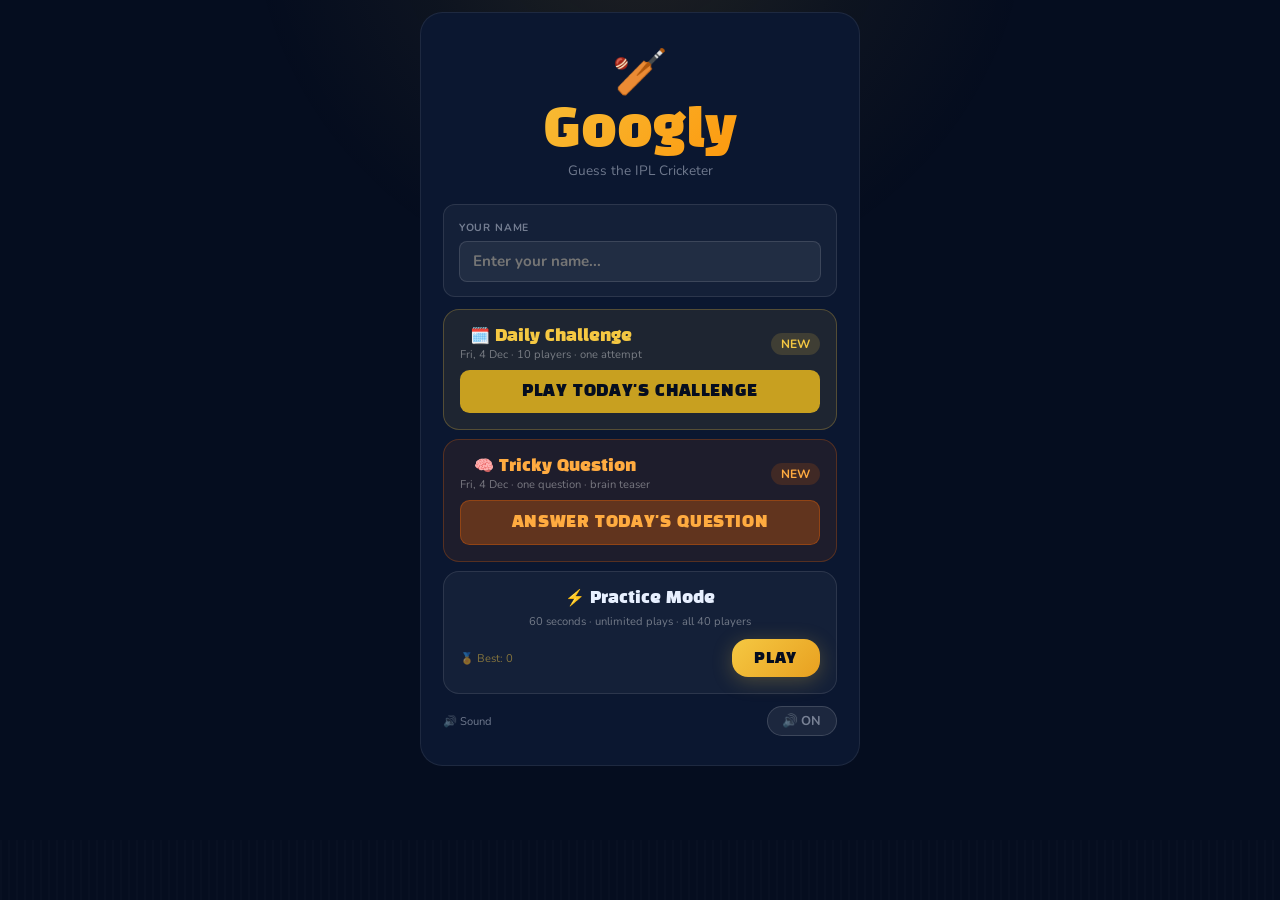
<file: googly/index.html>
<!DOCTYPE html>
<html lang="en">
<head>
    <meta charset="UTF-8">
    <meta name="viewport" content="width=device-width, initial-scale=1.0">
    <title>Googly — Guess the IPL Cricketer 🏏</title>
    <meta name="theme-color" content="#050D1F">
    <meta name="mobile-web-app-capable" content="yes">
    <meta name="apple-mobile-web-app-capable" content="yes">
    <meta name="apple-mobile-web-app-title" content="Googly">
    <script async src="https://www.googletagmanager.com/gtag/js?id=G-5K57FR3XVW"></script>
    <script>window.dataLayer=window.dataLayer||[];function gtag(){dataLayer.push(arguments);}gtag('js',new Date());gtag('config','G-5K57FR3XVW');function trackEvent(n,p){gtag('event',n,p||{});}</script>
    <link href="https://fonts.googleapis.com/css2?family=Black+Han+Sans&family=Rajdhani:wght@500;600;700&family=Nunito:wght@600;700;800&display=swap" rel="stylesheet">
    <style>
        :root {
            --bg: #050D1F;
            --card: #0B1730;
            --card2: #0F1F3D;
            --border: rgba(255,255,255,0.08);
            --gold: #F5C842;
            --gold2: #E8A020;
            --green: #00C853;
            --red: #FF1744;
            --text: #E8F0FF;
            --muted: rgba(232,240,255,0.45);
        }
        * { box-sizing:border-box; margin:0; padding:0; }

        body {
            background: var(--bg);
            font-family: 'Nunito', sans-serif;
            min-height: 100vh;
            display: flex;
            align-items: flex-start;
            justify-content: center;
            padding: 0.75rem;
            overflow-x: hidden;
            position: relative;
        }

        /* Stadium floodlight effect */
        body::before {
            content: '';
            position: fixed;
            top: -100px;
            left: 50%;
            transform: translateX(-50%);
            width: 800px;
            height: 400px;
            background: radial-gradient(ellipse at 50% 0%, rgba(245,200,66,0.12) 0%, rgba(245,200,66,0.04) 40%, transparent 70%);
            pointer-events: none;
            z-index: 0;
        }

        /* Animated crowd dots */
        body::after {
            content: '';
            position: fixed;
            bottom: 0; left: 0; right: 0;
            height: 60px;
            background: repeating-linear-gradient(90deg, rgba(255,255,255,0.015) 0px, rgba(255,255,255,0.015) 2px, transparent 2px, transparent 8px);
            pointer-events: none;
            z-index: 0;
        }

        #root { width:100%; max-width:440px; position:relative; z-index:1; }

        /* ── ANIMATIONS ── */
        @keyframes fadeUp { from{opacity:0;transform:translateY(20px);}to{opacity:1;transform:translateY(0);} }
        @keyframes popIn { 0%{transform:scale(0.5);opacity:0;}70%{transform:scale(1.06);}100%{transform:scale(1);opacity:1;} }
        @keyframes floodIn { from{opacity:0;transform:translateY(-10px) scale(0.96);}to{opacity:1;transform:translateY(0) scale(1);} }
        @keyframes shimmer { 0%{background-position:-200% 0;}100%{background-position:200% 0;} }
        @keyframes burstUp { 0%{transform:translateY(0) scale(1);opacity:1;}100%{transform:translateY(-120px) scale(0.3);opacity:0;} }
        @keyframes toastIn { from{opacity:0;transform:translateX(-50%) scale(0.88);}to{opacity:1;transform:translateX(-50%) scale(1);} }
        @keyframes toastOut { from{opacity:1;}to{opacity:0;transform:translateX(-50%) scale(0.9);} }
        @keyframes chipIn { from{opacity:0;transform:scale(0.7);}to{opacity:1;transform:scale(1);} }
        @keyframes pulse { 0%,100%{opacity:1;}50%{opacity:0.6;} }
        @keyframes float { 0%,100%{transform:translateY(0);}50%{transform:translateY(-6px);} }

        .fade-up { animation: fadeUp 0.4s ease forwards; }
        .pop-in { animation: popIn 0.45s cubic-bezier(0.175,0.885,0.32,1.275) forwards; }
        .flood-in { animation: floodIn 0.35s ease forwards; }
        .float { animation: float 3s ease-in-out infinite; }

        /* ── HEADER BAR ── */
        .top-bar {
            display: flex;
            justify-content: space-between;
            align-items: center;
            padding: 0.6rem 0.8rem;
            background: rgba(255,255,255,0.04);
            border: 1px solid var(--border);
            border-radius: 1rem;
            margin-bottom: 0.75rem;
        }
        .top-stat { text-align: center; }
        .top-stat-label { font-size: 0.6rem; font-weight: 700; color: var(--muted); text-transform: uppercase; letter-spacing: 0.08em; }
        .top-stat-value { font-family: 'Black Han Sans', sans-serif; font-size: 1.6rem; line-height: 1.1; }

        /* ── TIMER BAR ── */
        .timer-wrap { margin-bottom: 0.75rem; }
        .timer-track { height: 6px; background: rgba(255,255,255,0.08); border-radius: 3px; overflow: hidden; }
        .timer-fill { height: 100%; border-radius: 3px; transition: width 1s linear, background 0.5s; }

        /* ── PLAYER CARD ── */
        .player-card {
            border-radius: 1.2rem;
            padding: 0;
            margin-bottom: 0.75rem;
            overflow: hidden;
            position: relative;
            border: 1px solid var(--border);
            animation: floodIn 0.3s ease forwards;
        }

        .player-card-header {
            display: flex;
            align-items: center;
            gap: 0.9rem;
            padding: 0.9rem 1rem;
            position: relative;
        }

        /* Jersey visual */
        .jersey {
            width: 72px;
            height: 84px;
            border-radius: 0.75rem;
            display: flex;
            flex-direction: column;
            align-items: center;
            justify-content: center;
            flex-shrink: 0;
            position: relative;
            overflow: hidden;
        }
        .jersey-number {
            font-family: 'Black Han Sans', sans-serif;
            font-size: 2.2rem;
            line-height: 1;
            color: rgba(255,255,255,0.9);
            text-shadow: 0 2px 8px rgba(0,0,0,0.5);
            z-index: 1;
        }
        .jersey-label {
            font-size: 0.55rem;
            font-weight: 700;
            letter-spacing: 0.12em;
            color: rgba(255,255,255,0.6);
            text-transform: uppercase;
            z-index: 1;
            margin-top: 2px;
        }
        /* Cricket bat silhouette */
        .jersey-bat {
            position: absolute;
            bottom: 6px;
            right: 8px;
            font-size: 1.4rem;
            opacity: 0.2;
        }

        .player-meta { flex: 1; }
        .player-role-badge {
            display: inline-block;
            padding: 2px 8px;
            border-radius: 20px;
            font-size: 0.65rem;
            font-weight: 700;
            text-transform: uppercase;
            letter-spacing: 0.06em;
            margin-bottom: 4px;
        }
        .player-mystery {
            font-family: 'Black Han Sans', sans-serif;
            font-size: 1.6rem;
            color: rgba(255,255,255,0.15);
            letter-spacing: 0.15em;
            line-height: 1.1;
        }
        .player-mystery-sub {
            font-size: 0.72rem;
            color: var(--muted);
            margin-top: 3px;
        }

        /* ── CLUE CHIPS GRID ── */
        .clues-section {
            padding: 0.75rem 1rem;
            border-top: 1px solid var(--border);
        }
        .clues-label {
            font-size: 0.6rem;
            font-weight: 700;
            color: var(--muted);
            text-transform: uppercase;
            letter-spacing: 0.1em;
            margin-bottom: 0.6rem;
        }
        .clues-grid {
            display: grid;
            grid-template-columns: 1fr 1fr;
            gap: 0.5rem;
        }
        .clue-chip {
            border-radius: 0.65rem;
            padding: 0.55rem 0.7rem;
            display: flex;
            align-items: flex-start;
            gap: 0.45rem;
            animation: chipIn 0.3s ease forwards;
            border: 1px solid rgba(255,255,255,0.06);
        }
        .clue-chip:nth-child(1) { animation-delay: 0.05s; opacity: 0; }
        .clue-chip:nth-child(2) { animation-delay: 0.1s; opacity: 0; }
        .clue-chip:nth-child(3) { animation-delay: 0.15s; opacity: 0; }
        .clue-chip:nth-child(4) { animation-delay: 0.2s; opacity: 0; }
        .clue-chip:nth-child(5) { animation-delay: 0.25s; opacity: 0; }
        .clue-chip.full { grid-column: 1 / -1; }
        .chip-icon { font-size: 1rem; line-height: 1; flex-shrink: 0; margin-top: 1px; }
        .chip-text { flex: 1; }
        .chip-label { font-size: 0.58rem; font-weight: 700; text-transform: uppercase; letter-spacing: 0.06em; opacity: 0.55; margin-bottom: 1px; }
        .chip-value { font-size: 0.8rem; font-weight: 700; line-height: 1.3; }

        /* Chip colour themes */
        .chip-gold { background: rgba(245,200,66,0.12); }
        .chip-gold .chip-value { color: #F5C842; }
        .chip-gold .chip-label { color: #F5C842; }
        .chip-blue { background: rgba(64,156,255,0.12); }
        .chip-blue .chip-value { color: #64B5F6; }
        .chip-blue .chip-label { color: #64B5F6; }
        .chip-green { background: rgba(0,200,83,0.1); }
        .chip-green .chip-value { color: #69F0AE; }
        .chip-green .chip-label { color: #69F0AE; }
        .chip-orange { background: rgba(255,111,0,0.12); }
        .chip-orange .chip-value { color: #FFAB40; }
        .chip-orange .chip-label { color: #FFAB40; }
        .chip-pink { background: rgba(255,64,129,0.1); }
        .chip-pink .chip-value { color: #FF80AB; }
        .chip-pink .chip-label { color: #FF80AB; }

        /* ── ANSWER BUTTONS ── */
        .answers-grid {
            display: grid;
            grid-template-columns: 1fr 1fr;
            gap: 0.5rem;
            margin-bottom: 0.5rem;
        }
        .btn-ans {
            background: var(--card2);
            border: 1.5px solid rgba(255,255,255,0.1);
            color: var(--text);
            font-family: 'Rajdhani', sans-serif;
            font-size: 1rem;
            font-weight: 600;
            padding: 0.85rem 0.5rem;
            border-radius: 0.85rem;
            cursor: pointer;
            transition: all 0.12s;
            text-align: center;
            line-height: 1.25;
            letter-spacing: 0.01em;
        }
        .btn-ans:hover { background: rgba(245,200,66,0.12); border-color: rgba(245,200,66,0.4); transform: scale(1.02); }
        .btn-ans:active { transform: scale(0.97); }
        .btn-ans.correct { background: rgba(0,200,83,0.2) !important; border-color: #00C853 !important; color: #69F0AE !important; }
        .btn-ans.wrong { background: rgba(255,23,68,0.2) !important; border-color: #FF1744 !important; color: #FF8A80 !important; }

        /* ── MENU ── */
        .menu-card {
            background: var(--card);
            border: 1px solid var(--border);
            border-radius: 1.4rem;
            padding: 1.8rem 1.4rem;
            text-align: center;
        }
        .menu-title {
            font-family: 'Black Han Sans', sans-serif;
            font-size: 3.2rem;
            line-height: 1;
            background: linear-gradient(135deg, #F5C842, #FF8C00);
            -webkit-background-clip: text;
            -webkit-text-fill-color: transparent;
            background-clip: text;
            margin-bottom: 4px;
        }
        .menu-sub { font-size: 0.85rem; color: var(--muted); margin-bottom: 1.5rem; }

        .name-input-wrap {
            background: rgba(255,255,255,0.04);
            border: 1px solid rgba(255,255,255,0.1);
            border-radius: 0.75rem;
            padding: 0.9rem;
            margin-bottom: 1rem;
            text-align: left;
        }
        .name-input-label { font-size: 0.65rem; font-weight: 700; color: var(--muted); text-transform: uppercase; letter-spacing: 0.08em; display: block; margin-bottom: 6px; }
        .name-input {
            width: 100%;
            background: rgba(255,255,255,0.06);
            border: 1px solid rgba(255,255,255,0.12);
            border-radius: 0.5rem;
            padding: 0.6rem 0.8rem;
            color: white;
            font-family: 'Nunito', sans-serif;
            font-size: 0.95rem;
            font-weight: 700;
            outline: none;
            transition: border-color 0.2s;
        }
        .name-input:focus { border-color: var(--gold); }

        .pb-box {
            background: rgba(245,200,66,0.08);
            border: 1px solid rgba(245,200,66,0.2);
            border-radius: 0.85rem;
            padding: 0.9rem;
            margin-bottom: 1.2rem;
        }
        .pb-label { font-size: 0.62rem; font-weight: 700; color: rgba(245,200,66,0.5); text-transform: uppercase; letter-spacing: 0.08em; margin-bottom: 2px; }
        .pb-value { font-family: 'Black Han Sans', sans-serif; font-size: 2.8rem; color: var(--gold); line-height: 1; }

        .btn-start {
            width: 100%;
            background: linear-gradient(135deg, #F5C842, #E8A020);
            border: none;
            color: #050D1F;
            font-family: 'Black Han Sans', sans-serif;
            font-size: 1.5rem;
            letter-spacing: 0.05em;
            padding: 1rem;
            border-radius: 1rem;
            cursor: pointer;
            transition: all 0.15s;
            margin-bottom: 1rem;
            box-shadow: 0 4px 20px rgba(245,200,66,0.25);
        }
        .btn-start:hover { transform: scale(1.02); box-shadow: 0 6px 28px rgba(245,200,66,0.35); }
        .btn-start:active { transform: scale(0.98); }

        .how-to-play {
            background: rgba(255,255,255,0.03);
            border: 1px solid var(--border);
            border-radius: 0.75rem;
            padding: 0.9rem;
            text-align: left;
        }
        .how-title { font-size: 0.75rem; font-weight: 800; color: var(--text); margin-bottom: 0.5rem; }
        .how-row { display: flex; gap: 0.5rem; align-items: flex-start; margin-bottom: 0.3rem; }
        .how-icon { font-size: 0.85rem; flex-shrink: 0; margin-top: 1px; }
        .how-text { font-size: 0.78rem; color: var(--muted); line-height: 1.4; }

        /* ── GAME OVER ── */
        .gameover-card {
            background: var(--card);
            border: 1px solid var(--border);
            border-radius: 1.4rem;
            padding: 1.4rem;
            text-align: center;
            animation: fadeUp 0.4s ease forwards;
        }
        .go-score-box {
            background: rgba(245,200,66,0.08);
            border: 1px solid rgba(245,200,66,0.18);
            border-radius: 1rem;
            padding: 1rem;
            margin: 0.75rem 0;
        }
        .go-score { font-family: 'Black Han Sans', sans-serif; font-size: 4.5rem; color: var(--gold); line-height: 1; }
        .go-score-label { font-size: 0.65rem; font-weight: 700; color: rgba(245,200,66,0.4); text-transform: uppercase; letter-spacing: 0.1em; margin-bottom: 4px; }
        .stats-row { display: grid; grid-template-columns: 1fr 1fr 1fr; gap: 0.5rem; margin-bottom: 0.75rem; }
        .stat-box { background: rgba(255,255,255,0.04); border: 1px solid var(--border); border-radius: 0.75rem; padding: 0.6rem 0.4rem; text-align: center; }
        .stat-box-val { font-family: 'Black Han Sans', sans-serif; font-size: 1.4rem; line-height: 1.1; }
        .stat-box-label { font-size: 0.6rem; font-weight: 700; color: var(--muted); text-transform: uppercase; margin-top: 2px; }
        .share-section { background: rgba(255,255,255,0.03); border: 1px solid var(--border); border-radius: 0.85rem; padding: 0.85rem; margin-bottom: 0.75rem; text-align: left; }
        .share-label { font-size: 0.6rem; font-weight: 700; color: var(--muted); text-transform: uppercase; letter-spacing: 0.08em; margin-bottom: 0.5rem; }
        .score-preview { background: #020608; border: 1px solid rgba(0,200,83,0.2); border-radius: 0.6rem; padding: 0.75rem; font-family: monospace; font-size: 0.75rem; color: #69F0AE; line-height: 1.7; white-space: pre; overflow-x: auto; margin-bottom: 0.5rem; }
        .share-btn { background: #25D366; color: white; font-family: 'Rajdhani', sans-serif; font-size: 1rem; font-weight: 700; padding: 0.75rem; border-radius: 0.65rem; border: none; cursor: pointer; width: 100%; display: flex; align-items: center; justify-content: center; gap: 7px; transition: all 0.2s; margin-bottom: 0.4rem; letter-spacing: 0.03em; }
        .share-btn:hover { filter: brightness(1.1); }
        .btn-row { display: flex; gap: 0.4rem; }
        .btn-sm { background: rgba(255,255,255,0.06); border: 1px solid var(--border); color: var(--muted); font-family: 'Nunito', sans-serif; font-size: 0.8rem; font-weight: 700; padding: 0.6rem 0.75rem; border-radius: 0.6rem; cursor: pointer; flex: 1; transition: all 0.2s; }
        .btn-sm:hover { background: rgba(255,255,255,0.1); color: var(--text); }
        .btn-play-again { flex: 1; background: linear-gradient(135deg, #00C853, #00897B); border: none; color: white; font-family: 'Black Han Sans', sans-serif; font-size: 1.1rem; padding: 0.9rem; border-radius: 0.85rem; cursor: pointer; transition: all 0.15s; letter-spacing: 0.05em; }
        .btn-play-again:hover { transform: scale(1.02); }
        .btn-home { background: rgba(255,255,255,0.06); border: 1px solid var(--border); color: var(--muted); font-family: 'Nunito', sans-serif; font-size: 1.1rem; padding: 0.9rem 1rem; border-radius: 0.85rem; cursor: pointer; }
        .btn-pair { display: flex; gap: 0.5rem; margin-top: 0.75rem; }

        /* ── UTILS ── */
        .emoji-burst { position:fixed; pointer-events:none; font-size:1.8rem; z-index:1000; animation:burstUp 0.9s ease forwards; }
        canvas { display: none; }

        /* Team colour map used in JS */
        .rank-badge { display: inline-flex; align-items: center; gap: 6px; background: rgba(255,255,255,0.06); border: 1px solid var(--border); border-radius: 0.6rem; padding: 0.35rem 0.75rem; margin-bottom: 0.75rem; }
        .rank-emoji { font-size: 1.5rem; }
        .rank-text { font-family: 'Black Han Sans', sans-serif; font-size: 1.1rem; }
    </style>
</head>
<body>
<div id="root"></div>
<canvas id="share-canvas" width="600" height="700"></canvas>

<script>
// ── TEAM COLOURS ─────────────────────────────────────────────────────────────
const TEAM_COLORS = {
    'MI':    { bg:'#004BA0', accent:'#00B4D8', name:'Mumbai Indians' },
    'CSK':   { bg:'#F5C000', accent:'#1A1A1A', name:'Chennai Super Kings' },
    'RCB':   { bg:'#C8102E', accent:'#1A1A1A', name:'Royal Challengers Bangalore' },
    'KKR':   { bg:'#3A1F7A', accent:'#F5C842', name:'Kolkata Knight Riders' },
    'SRH':   { bg:'#FF6200', accent:'#1A1A1A', name:'Sunrisers Hyderabad' },
    'RR':    { bg:'#E91E8C', accent:'#002D72', name:'Rajasthan Royals' },
    'DC':    { bg:'#004C97', accent:'#EF1C25', name:'Delhi Capitals' },
    'PBKS':  { bg:'#DD1F2D', accent:'#C5B358', name:'Punjab Kings' },
    'GT':    { bg:'#1C3A5B', accent:'#C8A44A', name:'Gujarat Titans' },
    'LSG':   { bg:'#A2DAFF', accent:'#0D4F8C', name:'Lucknow SuperGiants' },
};

// ── PLAYER DATA ──────────────────────────────────────────────────────────────
const PLAYERS = [
  { name:"Virat Kohli", team:"RCB", role:"Batsman",
    clues:[
      {icon:"🏏",label:"IPL Runs",value:"8,600+ runs — all-time record scorer",color:"chip-gold",highlight:true},
      {icon:"🧢",label:"Orange Cap",value:"Won Orange Cap 2016 (973 runs) and 2024 (741 runs)",color:"chip-orange"},
      {icon:"💯",label:"Centuries",value:"8 IPL centuries — most by any player",color:"chip-gold"},
      {icon:"⭐",label:"Record",value:"Only player to score 900+ runs in a single season",color:"chip-blue"},
      {icon:"🏟️",label:"Team",value:"Royal Challengers Bangalore only (since 2008)",color:"chip-green"},
    ]},
  { name:"MS Dhoni", team:"CSK", role:"WK-Captain",
    clues:[
      {icon:"🏆",label:"IPL Titles",value:"5 IPL titles as captain — all-time record",color:"chip-gold",highlight:true},
      {icon:"👑",label:"Record",value:"Most matches played in IPL history — 260+",color:"chip-orange"},
      {icon:"⚠️",label:"Finals",value:"Won 5 finals but also lost 6 IPL finals as captain",color:"chip-pink"},
      {icon:"🏟️",label:"Teams",value:"Chennai Super Kings · Rising Pune Supergiant",color:"chip-green"},
      {icon:"🎖️",label:"Nickname",value:"Thala — most beloved captain in IPL history",color:"chip-blue"},
    ]},
  { name:"Rohit Sharma", team:"MI", role:"Captain-Batsman",
    clues:[
      {icon:"🏆",label:"IPL Titles",value:"6 titles total — 5 as MI captain + 1 with Deccan",color:"chip-gold",highlight:true},
      {icon:"⭐",label:"Unique",value:"Scored a century AND took a hat-trick in IPL",color:"chip-orange"},
      {icon:"🏟️",label:"Teams",value:"Deccan Chargers · Mumbai Indians",color:"chip-blue"},
      {icon:"👑",label:"Record",value:"Most IPL titles as captain ever",color:"chip-green"},
      {icon:"🎯",label:"Famous for",value:"Pulling off improbable last-over chases for MI",color:"chip-pink"},
    ]},
  { name:"Lasith Malinga", team:"MI", role:"Bowler",
    clues:[
      {icon:"🎳",label:"IPL Wickets",value:"170 wickets — MI all-time highest",color:"chip-gold",highlight:true},
      {icon:"🏟️",label:"Teams",value:"Mumbai Indians (2009–2019)",color:"chip-blue"},
      {icon:"📊",label:"Stats",value:"Economy 7.14 · Avg 19.8 · 122 matches",color:"chip-green"},
      {icon:"🎯",label:"Famous for",value:"Round-arm slingy action and unplayable yorkers",color:"chip-pink"},
      {icon:"🏆",label:"IPL Titles",value:"4 IPL titles with Mumbai Indians",color:"chip-orange"},
    ]},
  { name:"Chris Gayle", team:"RCB", role:"Opener",
    clues:[
      {icon:"💥",label:"Record",value:"Highest IPL score — 175* off 66 balls in 2013",color:"chip-gold",highlight:true},
      {icon:"6️⃣",label:"Sixes",value:"357 sixes — most in IPL history",color:"chip-orange"},
      {icon:"🏟️",label:"Teams",value:"KKR · RCB · PBKS (never played for Pune Warriors)",color:"chip-blue"},
      {icon:"🌟",label:"Nickname",value:"Universe Boss · The Big Show",color:"chip-pink"},
      {icon:"📊",label:"Stats",value:"4,965 runs · SR 148.96 · 6 centuries",color:"chip-green"},
    ]},
  { name:"AB de Villiers", team:"RCB", role:"Batsman", initials:"ABD",
    clues:[
      {icon:"🌟",label:"Nickname",value:"Mr. 360 — no field placement could stop him",color:"chip-gold",highlight:true},
      {icon:"📊",label:"Stats",value:"SR 151.68 — highest among 4000+ run scorers",color:"chip-orange"},
      {icon:"🏟️",label:"Teams",value:"Delhi Daredevils · Royal Challengers Bangalore",color:"chip-blue"},
      {icon:"⭐",label:"Trivia",value:"Never won an IPL title or an Orange Cap",color:"chip-pink"},
      {icon:"🎯",label:"Famous for",value:"360° batting — could hit any ball anywhere",color:"chip-green"},
    ]},
  { name:"David Warner", team:"SRH", role:"Opener", initials:"DW",
    clues:[
      {icon:"🧢",label:"Orange Cap",value:"Won Orange Cap 3 times — 2015, 2017, 2019",color:"chip-orange",highlight:true},
      {icon:"🏆",label:"IPL Title",value:"Won IPL 2016 with Sunrisers Hyderabad",color:"chip-gold"},
      {icon:"👑",label:"Record",value:"Only overseas player to win Orange Cap 3 times",color:"chip-pink"},
      {icon:"📊",label:"Stats",value:"6,397 runs · 41.99 avg · 57 fifties · 4 centuries",color:"chip-green"},
      {icon:"🏟️",label:"Teams",value:"Delhi · SRH · DC (never played for PBKS)",color:"chip-blue"},
    ]},
  { name:"Suresh Raina", team:"CSK", role:"Batsman", initials:"SR",
    clues:[
      {icon:"🌟",label:"Nickname",value:"Mr. IPL — most consecutive match scores",color:"chip-gold",highlight:true},
      {icon:"👑",label:"Record",value:"First player to score 5,000 IPL runs",color:"chip-orange"},
      {icon:"🏟️",label:"Teams",value:"Chennai Super Kings · Gujarat Lions",color:"chip-blue"},
      {icon:"🏆",label:"IPL Titles",value:"4 titles with Chennai Super Kings",color:"chip-green"},
      {icon:"📊",label:"Stats",value:"5,528 runs · 32.52 avg · SR 136",color:"chip-pink"},
    ]},
  { name:"KL Rahul", team:"LSG", role:"WK-Opener", initials:"KL",
    clues:[
      {icon:"🧢",label:"Orange Cap",value:"Won Orange Cap 2020 with KXIP — 670 runs",color:"chip-orange",highlight:true},
      {icon:"📊",label:"Stats",value:"4,683 runs · 47.30 avg · 4 centuries",color:"chip-gold"},
      {icon:"🏟️",label:"Teams",value:"RCB · SRH · PBKS · LSG · Delhi Capitals",color:"chip-blue"},
      {icon:"⭐",label:"Trivia",value:"Captained PBKS then moved to lead LSG as franchise star",color:"chip-green"},
      {icon:"🧤",label:"Role",value:"Opens batting and keeps wickets for his team",color:"chip-pink"},
    ]},
  { name:"Hardik Pandya", team:"MI", role:"All-rounder", initials:"HP",
    clues:[
      {icon:"🏆",label:"IPL Title",value:"Won IPL 2022 as GT captain — debut season",color:"chip-gold",highlight:true},
      {icon:"👑",label:"Record",value:"First to win IPL with a new franchise",color:"chip-orange"},
      {icon:"🏟️",label:"Teams",value:"Mumbai Indians · Gujarat Titans · MI",color:"chip-blue"},
      {icon:"📊",label:"Stats",value:"2,278 runs · SR 147 · 69 wickets",color:"chip-green"},
      {icon:"🎯",label:"Famous for",value:"Big hits at death + key powerplay wickets",color:"chip-pink"},
    ]},
  { name:"Jasprit Bumrah", team:"MI", role:"Bowler", initials:"JB",
    clues:[
      {icon:"🎯",label:"Famous for",value:"Unplayable yorkers — best death bowler in IPL history",color:"chip-gold",highlight:true},
      {icon:"📊",label:"Stats",value:"160+ wickets · Best figures 5/10 vs KKR",color:"chip-green"},
      {icon:"🏟️",label:"Teams",value:"Mumbai Indians (2013–present)",color:"chip-blue"},
      {icon:"🏆",label:"IPL Titles",value:"4 IPL titles with Mumbai Indians",color:"chip-orange"},
      {icon:"⭐",label:"Trivia",value:"Spotted by Gary Kirsten at age 19 in Ahmedabad",color:"chip-pink"},
    ]},
  { name:"Ravindra Jadeja", team:"CSK", role:"All-rounder", initials:"RJ",
    clues:[
      {icon:"⚔️",label:"Nickname",value:"Sir Jadeja — famous royal sword celebration",color:"chip-gold",highlight:true},
      {icon:"⭐",label:"Trivia",value:"Hit 10 runs off last 2 balls to win 2023 IPL final",color:"chip-orange"},
      {icon:"📊",label:"Stats",value:"2,756 runs + 132 wickets · Economy 7.62",color:"chip-green"},
      {icon:"🏟️",label:"Teams",value:"RR · Kochi · CSK · Gujarat · CSK · RR (2026)",color:"chip-blue"},
      {icon:"🏆",label:"IPL Titles",value:"4 titles with Chennai Super Kings",color:"chip-pink"},
    ]},
  { name:"Shikhar Dhawan", team:"PBKS", role:"Opener", initials:"SD",
    clues:[
      {icon:"📊",label:"IPL Runs",value:"6,769 runs — 2nd highest scorer in IPL history",color:"chip-gold",highlight:true},
      {icon:"💯",label:"Record",value:"First player to hit back-to-back centuries in IPL (2020)",color:"chip-orange"},
      {icon:"🌟",label:"Nickname",value:"Gabbar — after the Sholay villain",color:"chip-pink"},
      {icon:"🎯",label:"Famous for",value:"Twirling moustache celebration after every milestone",color:"chip-blue"},
      {icon:"🏟️",label:"Teams",value:"DD · Deccan · SRH · PBKS · MI",color:"chip-green"},
    ]},
  { name:"Andre Russell", team:"KKR", role:"All-rounder", initials:"AR",
    clues:[
      {icon:"📊",label:"Strike Rate",value:"SR 174+ — highest among veteran all-rounders",color:"chip-gold",highlight:true},
      {icon:"🏆",label:"MVP",value:"2-time IPL MVP award winner (2015 and 2019)",color:"chip-orange"},
      {icon:"🏟️",label:"Teams",value:"Delhi Daredevils · Kolkata Knight Riders",color:"chip-blue"},
      {icon:"🌟",label:"Nickname",value:"Dre Russ — KKR's most destructive match-winner",color:"chip-pink"},
      {icon:"🎯",label:"Famous for",value:"Single-handedly winning impossible chases for KKR",color:"chip-green"},
    ]},
  { name:"Yuzvendra Chahal", team:"RR", role:"Leg-Spinner", initials:"YC",
    clues:[
      {icon:"🎳",label:"IPL Wickets",value:"210+ wickets — all-time highest wicket-taker in IPL",color:"chip-gold",highlight:true},
      {icon:"🧢",label:"Purple Cap",value:"Won Purple Cap 2022 — 27 wickets for RR",color:"chip-pink"},
      {icon:"🏟️",label:"Teams",value:"MI · RCB · RR · PBKS (joined 2026)",color:"chip-blue"},
      {icon:"👑",label:"Record",value:"All-time highest wicket-taker for RCB",color:"chip-orange"},
      {icon:"🎯",label:"Famous for",value:"Googly that has bamboozled every top batter in IPL",color:"chip-green"},
    ]},
  { name:"Dwayne Bravo", team:"CSK", role:"All-rounder", initials:"DB",
    clues:[
      {icon:"🎵",label:"Trivia",value:"'Champion' song — became CSK's unofficial anthem",color:"chip-gold",highlight:true},
      {icon:"👑",label:"Purple Cap",value:"Won Purple Cap twice — shared record (2013 & 2015)",color:"chip-pink"},
      {icon:"🎳",label:"Stats",value:"183 wickets — most death-over wickets in IPL history",color:"chip-orange"},
      {icon:"🏟️",label:"Teams",value:"Chennai Super Kings · Gujarat Lions",color:"chip-blue"},
      {icon:"🏆",label:"IPL Titles",value:"3 titles with Chennai Super Kings",color:"chip-green"},
    ]},
  { name:"Kieron Pollard", team:"MI", role:"All-rounder", initials:"KP",
    clues:[
      {icon:"💜",label:"Loyalty",value:"12 seasons for MI — most loyal overseas player ever",color:"chip-pink",highlight:true},
      {icon:"📊",label:"Stats",value:"3,412 runs · SR 147 · 69 wickets in IPL",color:"chip-orange"},
      {icon:"🏆",label:"IPL Titles",value:"5 IPL titles with Mumbai Indians",color:"chip-green"},
      {icon:"🏟️",label:"Teams",value:"Mumbai Indians (2010–2022)",color:"chip-blue"},
      {icon:"🎯",label:"Famous for",value:"Massive sixes and match-winning cameos for MI",color:"chip-gold"},
    ]},
  { name:"Rishabh Pant", team:"DC", role:"WK-Batsman", initials:"RP",
    clues:[
      {icon:"⭐",label:"Trivia",value:"Led Delhi Capitals to IPL final in 2020",color:"chip-gold",highlight:true},
      {icon:"📊",label:"Record",value:"Only Indian with a score of 128* in an IPL innings",color:"chip-orange"},
      {icon:"🏟️",label:"Teams",value:"Delhi Daredevils / Delhi Capitals",color:"chip-blue"},
      {icon:"🎯",label:"Famous for",value:"Outrageous scoops and reverse sweeps",color:"chip-pink"},
      {icon:"🧤",label:"Role",value:"Wicketkeeper who attacks from ball one",color:"chip-green"},
    ]},
  { name:"Jos Buttler", team:"RR", role:"WK-Opener", initials:"JB",
    clues:[
      {icon:"⭐",label:"Trivia",value:"4 centuries in 2022 — tied single season record with Kohli",color:"chip-gold",highlight:true},
      {icon:"🧢",label:"Orange Cap",value:"Won Orange Cap 2022 — 863 runs for RR",color:"chip-orange"},
      {icon:"🏆",label:"IPL Final",value:"Led RR to 2022 IPL final — lost to Gujarat Titans",color:"chip-green"},
      {icon:"👑",label:"Record",value:"Most centuries by an overseas player in IPL history",color:"chip-pink"},
      {icon:"🏟️",label:"Teams",value:"Mumbai Indians · Rajasthan Royals",color:"chip-blue"},
    ]},
  { name:"Faf du Plessis", team:"RCB", role:"Opener", initials:"FDP",
    clues:[
      {icon:"📊",label:"IPL Runs",value:"4,748 runs · 34.41 avg · SR 130",color:"chip-gold",highlight:true},
      {icon:"🏟️",label:"Teams",value:"CSK · Rising Pune · PBKS · RCB",color:"chip-blue"},
      {icon:"🏆",label:"IPL Titles",value:"4 titles with Chennai Super Kings",color:"chip-orange"},
      {icon:"⭐",label:"Trivia",value:"Lost 2021 Orange Cap to Ruturaj Gaikwad by just 2 runs",color:"chip-pink"},
      {icon:"🎯",label:"Famous for",value:"Brilliant slip catching and elegant strokeplay",color:"chip-green"},
    ]},
  { name:"Ravichandran Ashwin", team:"RR", role:"Off-Spinner", initials:"RA",
    clues:[
      {icon:"⭐",label:"Trivia",value:"Mankad runout — used controversially in IPL 2019",color:"chip-gold",highlight:true},
      {icon:"👑",label:"Record",value:"Most economical spinner in IPL — 6.97 economy",color:"chip-green"},
      {icon:"🎳",label:"Stats",value:"180+ wickets across 212 matches",color:"chip-orange"},
      {icon:"🏟️",label:"Teams",value:"CSK · Punjab · DD · RR · MI",color:"chip-blue"},
      {icon:"🎯",label:"Famous for",value:"Carrom ball and clever variations that confuse batters",color:"chip-pink"},
    ]},
  { name:"Gautam Gambhir", team:"KKR", role:"Opener-Captain", initials:"GG",
    clues:[
      {icon:"🏆",label:"IPL Titles",value:"Won IPL 2012 and 2014 as KKR captain",color:"chip-gold",highlight:true},
      {icon:"👑",label:"Legacy",value:"Returned as KKR mentor in 2024 — won title again",color:"chip-orange"},
      {icon:"📊",label:"Stats",value:"4,217 runs · 31.24 avg · 36 fifties",color:"chip-green"},
      {icon:"🏟️",label:"Teams",value:"Delhi Daredevils · Kolkata Knight Riders",color:"chip-blue"},
      {icon:"🎯",label:"Famous for",value:"Transformed KKR from meme franchise to champions",color:"chip-pink"},
    ]},
  { name:"Sanju Samson", team:"CSK", role:"WK-Batsman", initials:"SS",
    clues:[
      {icon:"📊",label:"IPL Runs",value:"4,719 runs · SR 138 · 3 centuries",color:"chip-gold",highlight:true},
      {icon:"🏆",label:"IPL Final",value:"Led RR to 2022 IPL final — lost to Gujarat Titans",color:"chip-orange"},
      {icon:"👑",label:"Record",value:"Most runs for Rajasthan Royals franchise in IPL",color:"chip-green"},
      {icon:"🏟️",label:"Teams",value:"RCB · Delhi · RR · CSK (2026)",color:"chip-blue"},
      {icon:"🎯",label:"Famous for",value:"Elegant wristwork and big sixes down the ground",color:"chip-pink"},
    ]},
  { name:"Suryakumar Yadav", team:"MI", role:"Batsman", initials:"SKY",
    clues:[
      {icon:"🌟",label:"Nickname",value:"SKY — became world No.1 T20I batter through IPL",color:"chip-gold",highlight:true},
      {icon:"📊",label:"Stats",value:"SR 147+ — 360-degree hitter for MI",color:"chip-orange"},
      {icon:"🏟️",label:"Teams",value:"KKR · Mumbai Indians",color:"chip-blue"},
      {icon:"🏆",label:"IPL Titles",value:"3 IPL titles with Mumbai Indians",color:"chip-green"},
      {icon:"🎯",label:"Famous for",value:"Ramps, scoops and shots that don't exist in textbooks",color:"chip-pink"},
    ]},
  { name:"Shane Watson", team:"CSK", role:"All-rounder", initials:"SW",
    clues:[
      {icon:"⭐",label:"Trivia",value:"117* in 2018 IPL final — single-handedly won it for CSK",color:"chip-gold",highlight:true},
      {icon:"📊",label:"Stats",value:"3,874 runs + 92 wickets in IPL",color:"chip-green"},
      {icon:"🏟️",label:"Teams",value:"Rajasthan Royals · Punjab Kings · RCB · CSK",color:"chip-blue"},
      {icon:"🎯",label:"Famous for",value:"Power hitting in powerplay and nippy medium pace",color:"chip-pink"},
      {icon:"🏆",label:"IPL Titles",value:"Won IPL 2010 (RR), 2018 (CSK) as key player",color:"chip-orange"},
    ]},
  { name:"Ruturaj Gaikwad", team:"CSK", role:"Opener", initials:"RG",
    clues:[
      {icon:"🧢",label:"Orange Cap",value:"Won Orange Cap 2021 — 635 runs for CSK",color:"chip-orange",highlight:true},
      {icon:"👑",label:"Record",value:"Became CSK captain in 2024 season",color:"chip-gold"},
      {icon:"⭐",label:"Trivia",value:"Hit 6 sixes in an over in Vijay Hazare Trophy 2023",color:"chip-pink"},
      {icon:"🏆",label:"IPL Titles",value:"Won IPL 2021 and 2023 with CSK",color:"chip-green"},
      {icon:"📊",label:"Stats",value:"2,796 runs · 38.83 avg · SR 136",color:"chip-blue"},
    ]},
  { name:"Shubman Gill", team:"GT", role:"Opener", initials:"SG",
    clues:[
      {icon:"🧢",label:"Orange Cap",value:"Won Orange Cap 2023 — 890 runs for GT",color:"chip-orange",highlight:true},
      {icon:"👑",label:"Record",value:"Youngest captain to lead a team in an IPL final (2023)",color:"chip-gold"},
      {icon:"🏆",label:"IPL Title",value:"Won IPL 2022 with Gujarat Titans",color:"chip-green"},
      {icon:"🏟️",label:"Teams",value:"Kolkata Knight Riders · Gujarat Titans",color:"chip-blue"},
      {icon:"🎯",label:"Famous for",value:"Classic technique — fluent drives through covers",color:"chip-pink"},
    ]},
  { name:"Mohammed Shami", team:"GT", role:"Bowler", initials:"MS",
    clues:[
      {icon:"🧢",label:"Purple Cap",value:"Won Purple Cap 2023 — 28 wickets for GT",color:"chip-pink",highlight:true},
      {icon:"🏆",label:"IPL Title",value:"Won IPL 2022 with Gujarat Titans",color:"chip-gold"},
      {icon:"📊",label:"Stats",value:"114 wickets · Economy 8.56",color:"chip-orange"},
      {icon:"🏟️",label:"Teams",value:"KKR · Delhi · PBKS · Gujarat Titans",color:"chip-blue"},
      {icon:"🎯",label:"Famous for",value:"Outswingers and deadly death yorkers",color:"chip-green"},
    ]},
  { name:"Kagiso Rabada", team:"PBKS", role:"Fast Bowler", initials:"KR",
    clues:[
      {icon:"🧢",label:"Purple Cap",value:"Won Purple Cap 2020 — 30 wickets for DC",color:"chip-pink",highlight:true},
      {icon:"📊",label:"Stats",value:"97 wickets · Economy 8.29 · Avg 21.68",color:"chip-gold"},
      {icon:"⭐",label:"Trivia",value:"Fastest SA bowler ever in IPL",color:"chip-orange"},
      {icon:"🏟️",label:"Teams",value:"Delhi Capitals · Punjab Kings · GT",color:"chip-blue"},
      {icon:"🎯",label:"Famous for",value:"Brutal bouncers and raw express pace",color:"chip-green"},
    ]},
  { name:"Dinesh Karthik", team:"RCB", role:"WK-Finisher", initials:"DK",
    clues:[
      {icon:"⭐",label:"Trivia",value:"Played for 8 IPL franchises — all-time record",color:"chip-gold",highlight:true},
      {icon:"🏟️",label:"Teams",value:"DD · KKR · Gujarat · RCB · SRH · RR + more",color:"chip-blue"},
      {icon:"📊",label:"Stats",value:"4,842 runs in 229 matches · Specialist finisher",color:"chip-green"},
      {icon:"🎯",label:"Famous for",value:"Ice-cool finishing and razor-sharp glovework",color:"chip-pink"},
      {icon:"🌟",label:"Record",value:"Never won IPL as captain — always the team man",color:"chip-orange"},
    ]},
  { name:"Glenn Maxwell", team:"RCB", role:"All-rounder", initials:"GM",
    clues:[
      {icon:"💥",label:"Strike Rate",value:"SR 155+ — one of the highest ever in IPL",color:"chip-gold",highlight:true},
      {icon:"⭐",label:"Trivia",value:"95 off 43 balls vs CSK — one of IPL's all-time innings",color:"chip-orange"},
      {icon:"🌟",label:"Nickname",value:"Big Show — entertainment cricket every single game",color:"chip-pink"},
      {icon:"🏟️",label:"Teams",value:"MI · PBKS · DC · RCB",color:"chip-blue"},
      {icon:"🎯",label:"Famous for",value:"Switch-hit and ramp shots that defy physics",color:"chip-green"},
    ]},
  { name:"Amit Mishra", team:"DC", role:"Leg-Spinner", initials:"AM",
    clues:[
      {icon:"🌟",label:"Record",value:"Only player with 3 hat-tricks in IPL history",color:"chip-gold",highlight:true},
      {icon:"🎳",label:"Wickets",value:"174 wickets in IPL career",color:"chip-orange"},
      {icon:"⭐",label:"Trivia",value:"Hat-tricks in 2008, 2011 and 2013 seasons",color:"chip-pink"},
      {icon:"🏟️",label:"Teams",value:"Deccan Chargers · SRH · Delhi Capitals",color:"chip-blue"},
      {icon:"🎯",label:"Famous for",value:"Googly mastery on flat subcontinental tracks",color:"chip-green"},
    ]},
  { name:"Trent Boult", team:"RR", role:"Fast Bowler", initials:"TB",
    clues:[
      {icon:"⭐",label:"Trivia",value:"Released himself from MI contract to join RR in 2022",color:"chip-gold",highlight:true},
      {icon:"🏆",label:"IPL Title",value:"Won IPL 2020 with Mumbai Indians",color:"chip-orange"},
      {icon:"📊",label:"Stats",value:"104 wickets · Economy 8.02",color:"chip-green"},
      {icon:"🏟️",label:"Teams",value:"Mumbai Indians · Rajasthan Royals · MI (2026)",color:"chip-blue"},
      {icon:"🎯",label:"Famous for",value:"Left-arm swing and powerplay wickets",color:"chip-pink"},
    ]},
  { name:"Pat Cummins", team:"SRH", role:"Fast Bowler", initials:"PC",
    clues:[
      {icon:"💰",label:"Auction",value:"First player sold for over ₹20 crore — 2024 auction",color:"chip-gold",highlight:true},
      {icon:"🏆",label:"IPL Final",value:"Led SRH to the 2024 IPL final as captain",color:"chip-orange"},
      {icon:"📊",label:"Stats",value:"75 wickets · Economy 8.58",color:"chip-green"},
      {icon:"🏟️",label:"Teams",value:"KKR · Delhi · Sunrisers Hyderabad",color:"chip-blue"},
      {icon:"🎯",label:"Famous for",value:"Brutal bouncers and big-match wickets under pressure",color:"chip-pink"},
    ]},
  { name:"Harbhajan Singh", team:"CSK", role:"Off-Spinner", initials:"HB",
    clues:[
      {icon:"⭐",label:"Trivia",value:"Famous for Slapgate incident in IPL 2008",color:"chip-gold",highlight:true},
      {icon:"🎳",label:"Wickets",value:"150 wickets · Economy 7.05",color:"chip-orange"},
      {icon:"🏟️",label:"Teams",value:"Mumbai Indians · CSK · KKR",color:"chip-blue"},
      {icon:"🏆",label:"IPL Titles",value:"3 titles with Mumbai Indians",color:"chip-green"},
      {icon:"🎯",label:"Famous for",value:"Doosra and aggressive loud celebrations",color:"chip-pink"},
    ]},
  { name:"Yuvraj Singh", team:"PBKS", role:"All-rounder", initials:"YS",
    clues:[
      {icon:"💰",label:"Auction",value:"Sold for ₹14 crore and ₹16 crore at different auctions",color:"chip-gold",highlight:true},
      {icon:"🏆",label:"IPL Titles",value:"Won 2016 (SRH) and 2019 (MI) as key player",color:"chip-orange"},
      {icon:"📊",label:"Stats",value:"2,750 runs + 38 wickets in IPL",color:"chip-green"},
      {icon:"🏟️",label:"Teams",value:"PBKS · Pune · SRH · MI · KKR · RCB · Delhi",color:"chip-blue"},
      {icon:"🎯",label:"Famous for",value:"Left-handed power hitting and slow left-arm",color:"chip-pink"},
    ]},
  { name:"Ishan Kishan", team:"MI", role:"WK-Opener", initials:"IK",
    clues:[
      {icon:"💰",label:"Auction",value:"Bought by MI for ₹15.25 crore in 2022 — most expensive that year",color:"chip-gold",highlight:true},
      {icon:"🏆",label:"IPL Titles",value:"Won 2 IPL titles with MI — 2019 and 2020",color:"chip-green"},
      {icon:"📊",label:"Stats",value:"516 runs in 2020 IPL — MI's highest scorer that title season",color:"chip-orange"},
      {icon:"🏟️",label:"Teams",value:"Gujarat Lions · Mumbai Indians · SRH (2025)",color:"chip-blue"},
      {icon:"🎯",label:"Famous for",value:"Explosive left-handed starts and brilliant keeping for MI",color:"chip-pink"},
    ]},
  { name:"Quinton de Kock", team:"LSG", role:"WK-Opener", initials:"QDK",
    clues:[
      {icon:"💯",label:"Record",value:"Holds 3rd highest individual IPL score — 140*",color:"chip-gold",highlight:true},
      {icon:"📊",label:"Stats",value:"3,322 runs · 33.55 avg · SR 135",color:"chip-orange"},
      {icon:"⭐",label:"Trivia",value:"LSG's most reliable opener since the franchise started",color:"chip-green"},
      {icon:"🏟️",label:"Teams",value:"SRH · DD · RCB · MI · LSG",color:"chip-blue"},
      {icon:"🎯",label:"Famous for",value:"Fearless hitting from ball one and brilliant glovework",color:"chip-pink"},
    ]},
  { name:"Rinku Singh", team:"KKR", role:"Finisher", initials:"RS",
    clues:[
      {icon:"⭐",label:"Trivia",value:"Hit 5 sixes in 5 consecutive balls to win vs GT in 2023",color:"chip-gold",highlight:true},
      {icon:"🎯",label:"Role",value:"KKR's ultimate finisher — specialist death batter",color:"chip-orange"},
      {icon:"🏆",label:"IPL Title",value:"Won IPL 2024 with Kolkata Knight Riders",color:"chip-green"},
      {icon:"🏟️",label:"Teams",value:"Kolkata Knight Riders (since 2018)",color:"chip-blue"},
      {icon:"🌟",label:"Famous for",value:"Calm under pressure — never panics in last over chases",color:"chip-pink"},
    ]},
  { name:"Nicholas Pooran", team:"LSG", role:"WK-Batsman", initials:"NP",
    clues:[
      {icon:"📊",label:"Strike Rate",value:"SR 170+ in LSG colors — among highest active batters",color:"chip-gold",highlight:true},
      {icon:"🏟️",label:"Teams",value:"PBKS · SRH · LSG",color:"chip-blue"},
      {icon:"🎯",label:"Famous for",value:"Explosive 360-degree hitting and acrobatic keeping",color:"chip-orange"},
      {icon:"🌟",label:"Role",value:"LSG's most destructive middle-order match-winner",color:"chip-green"},
      {icon:"🏝️",label:"Nationality",value:"West Indian — one of best T20 batters in the world",color:"chip-pink"},
    ]},
];

// ── TRICKY QUESTIONS (90 days) ───────────────────────────────────────────────
const TRICKY = [
  {q:"Who won the very first Orange Cap in IPL history (2008)?",opts:["Shaun Marsh","Sachin Tendulkar","Adam Gilchrist","Virender Sehwag"],ans:"Shaun Marsh",fact:"Shaun Marsh of Kings XI Punjab scored 616 runs to win the inaugural Orange Cap in 2008."},
  {q:"Which bowler won the very first Purple Cap in IPL history (2008)?",opts:["Lasith Malinga","Sohail Tanvir","RP Singh","Pragyan Ojha"],ans:"Sohail Tanvir",fact:"Pakistan's Sohail Tanvir took 22 wickets for Rajasthan Royals in the inaugural season, including 6/14 vs CSK."},
  {q:"Who is the ONLY player to win both the Orange Cap AND the IPL title in the same season (2014)?",opts:["Robin Uthappa","Gautam Gambhir","Suresh Raina","Virat Kohli"],ans:"Robin Uthappa",fact:"Robin Uthappa won the Orange Cap with 660 runs for KKR in 2014, the same year KKR won the title."},
  {q:"David Warner has won the Orange Cap 3 times. Which year did he NOT win it?",opts:["2014","2015","2017","2019"],ans:"2014",fact:"Warner won the Orange Cap in 2015, 2017 and 2019. Robin Uthappa won it in 2014."},
  {q:"Which player holds the record for most wickets in a single IPL season?",opts:["Dwayne Bravo","Harshal Patel","Lasith Malinga","Yuzvendra Chahal"],ans:"Dwayne Bravo",fact:"Dwayne Bravo took 32 wickets for CSK in 2013. Harshal Patel equalled this record in 2021 but Bravo holds it on better economy."},
  {q:"Chris Gayle's 175* in 2013 was scored against which team?",opts:["Mumbai Indians","Pune Warriors","Chennai Super Kings","Delhi Daredevils"],ans:"Pune Warriors",fact:"Gayle's 175* off 66 balls was scored against Pune Warriors India on April 23, 2013."},
  {q:"Who was the first bowler to win back-to-back Purple Caps in IPL?",opts:["Bhuvneshwar Kumar","Lasith Malinga","Dwayne Bravo","Amit Mishra"],ans:"Bhuvneshwar Kumar",fact:"Bhuvneshwar Kumar won the Purple Cap in 2016 and 2017 consecutively for Sunrisers Hyderabad."},
  {q:"Which IPL team has won the most titles in IPL history?",opts:["Mumbai Indians","Chennai Super Kings","Kolkata Knight Riders","Rajasthan Royals"],ans:"Chennai Super Kings",fact:"CSK have won 5 IPL titles (2010, 2011, 2018, 2021, 2023), tied with MI but CSK won their 5th first."},
  {q:"Ruturaj Gaikwad won the Orange Cap in 2021. How many runs did he score?",opts:["598","635","671","612"],ans:"635",fact:"Ruturaj Gaikwad scored 635 runs in 16 matches for CSK in 2021, pipping Faf du Plessis by just 2 runs."},
  {q:"Which team won the inaugural IPL in 2008?",opts:["Chennai Super Kings","Mumbai Indians","Rajasthan Royals","Delhi Daredevils"],ans:"Rajasthan Royals",fact:"Rajasthan Royals, led by Shane Warne, won the inaugural IPL in 2008, defeating CSK in the final."},
  {q:"Who scored the most runs in IPL 2016 — the all-time single season record?",opts:["AB de Villiers","Virat Kohli","David Warner","Rohit Sharma"],ans:"Virat Kohli",fact:"Virat Kohli scored 973 runs in 2016 — the all-time IPL season record. He also hit 4 centuries that season."},
  {q:"Which player has won the Purple Cap the most times in IPL history?",opts:["Lasith Malinga","Dwayne Bravo","Bhuvneshwar Kumar","Yuzvendra Chahal"],ans:"Dwayne Bravo",fact:"Bravo, Kumar and Harshal Patel have each won the Purple Cap twice — the joint record."},
  {q:"In which year did MS Dhoni lead CSK to their first IPL title?",opts:["2008","2009","2010","2011"],ans:"2010",fact:"CSK won their first IPL title in 2010, defeating Mumbai Indians in the final."},
  {q:"Which player has hit the most sixes in IPL history?",opts:["Rohit Sharma","Chris Gayle","MS Dhoni","AB de Villiers"],ans:"Chris Gayle",fact:"Chris Gayle has hit 357 sixes in IPL — the all-time record. He is the undisputed six-hitting king of IPL."},
  {q:"Shubman Gill won the Orange Cap in 2023 with how many runs?",opts:["812","856","890","921"],ans:"890",fact:"Shubman Gill scored 890 runs in 2023 for Gujarat Titans — the second highest in a single IPL season ever."},
  {q:"Which team did Lasith Malinga represent throughout his IPL career?",opts:["Chennai Super Kings","Mumbai Indians","Royal Challengers Bangalore","Rajasthan Royals"],ans:"Mumbai Indians",fact:"Malinga played only for Mumbai Indians in IPL, from 2009 to 2019, taking 170 wickets."},
  {q:"Who won the Orange Cap in IPL 2022?",opts:["Shubman Gill","Jos Buttler","Faf du Plessis","KL Rahul"],ans:"Jos Buttler",fact:"Jos Buttler won the 2022 Orange Cap with 863 runs for RR — including 4 centuries in the season."},
  {q:"Rinku Singh's famous 5 sixes in 5 balls in 2023 was against which team?",opts:["Mumbai Indians","Chennai Super Kings","Gujarat Titans","Sunrisers Hyderabad"],ans:"Gujarat Titans",fact:"Rinku Singh hit 5 sixes off the last 5 balls vs Gujarat Titans on April 3, 2023, winning an 'impossible' chase for KKR."},
  {q:"Which player has played for the most IPL franchises?",opts:["Yuvraj Singh","Dinesh Karthik","Suresh Raina","Harbhajan Singh"],ans:"Dinesh Karthik",fact:"Dinesh Karthik has played for 8 different IPL franchises — the all-time record."},
  {q:"Who was the first player to score 5,000 runs in IPL?",opts:["Rohit Sharma","MS Dhoni","Suresh Raina","Virat Kohli"],ans:"Suresh Raina",fact:"Suresh Raina was the first player to reach 5,000 IPL runs, earning him the nickname 'Mr. IPL'."},
  {q:"Which bowler took the first hat-trick in IPL history?",opts:["Lasith Malinga","Amit Mishra","Irfan Pathan","Brett Lee"],ans:"Lasith Malinga",fact:"Lasith Malinga took the first IPL hat-trick on April 22, 2011 for Mumbai Indians vs Kochi Tuskers Kerala."},
  {q:"Amit Mishra holds the record for most hat-tricks in IPL. How many does he have?",opts:["2","3","4","1"],ans:"3",fact:"Amit Mishra took hat-tricks in 2008 (DC vs KKR), 2011 (DC vs RR), and 2013 (DC vs SRH) — the only player with 3 IPL hat-tricks."},
  {q:"Which team won the IPL in its debut season — Gujarat Titans in 2022. Who captained them?",opts:["Shubman Gill","Hardik Pandya","David Miller","Mohammed Shami"],ans:"Hardik Pandya",fact:"Hardik Pandya captained Gujarat Titans to the IPL title in their debut 2022 season — a unique achievement."},
  {q:"Who won the Purple Cap in IPL 2020?",opts:["Jasprit Bumrah","Kagiso Rabada","Pat Cummins","Trent Boult"],ans:"Kagiso Rabada",fact:"Kagiso Rabada took 30 wickets for Delhi Capitals in 2020 — winning the Purple Cap and leading DC to the final."},
  {q:"Which player hit the fastest century in IPL history?",opts:["Chris Gayle","AB de Villiers","Yusuf Pathan","David Warner"],ans:"Chris Gayle",fact:"Chris Gayle holds the record for fastest IPL century — off just 30 balls, for RCB vs PWI in 2013."},
  {q:"Virat Kohli has won the Orange Cap twice. In which years?",opts:["2016 and 2020","2016 and 2023","2016 and 2024","2018 and 2024"],ans:"2016 and 2024",fact:"Kohli won the Orange Cap in 2016 with 973 runs and again in 2024 with 741 runs — both times for RCB."},
  {q:"Which IPL team has NEVER won the IPL title?",opts:["Kolkata Knight Riders","Royal Challengers Bangalore","Rajasthan Royals","Sunrisers Hyderabad"],ans:"Royal Challengers Bangalore",fact:"RCB — despite having Kohli, AB de Villiers, Gayle — have never won an IPL title. The ultimate nearly-team."},
  {q:"Who won the Purple Cap in 2021 with a record-equalling 32 wickets?",opts:["Jasprit Bumrah","Harshal Patel","Mohammed Shami","Avesh Khan"],ans:"Harshal Patel",fact:"Harshal Patel took 32 wickets for RCB in 2021 — equalling Dwayne Bravo's record from 2013."},
  {q:"Which player scored the second-highest runs in a single IPL season?",opts:["Virat Kohli 2016","Shubman Gill 2023","Jos Buttler 2022","David Warner 2019"],ans:"Shubman Gill 2023",fact:"Shubman Gill's 890 runs in 2023 is the second highest in a single IPL season, behind Kohli's 973 in 2016."},
  {q:"Sanju Samson led Rajasthan Royals to the 2022 final. Who did they lose to?",opts:["Mumbai Indians","Chennai Super Kings","Gujarat Titans","Lucknow SuperGiants"],ans:"Gujarat Titans",fact:"Gujarat Titans, in their debut IPL season, defeated Rajasthan Royals in the 2022 final."},
  {q:"Which player won the IPL's first Man of the Tournament award in 2008?",opts:["Shane Warne","Shaun Marsh","Adam Gilchrist","Yusuf Pathan"],ans:"Shane Warne",fact:"Shane Warne won the first IPL Man of the Tournament award in 2008, also captaining Rajasthan Royals to the title."},
  {q:"MS Dhoni has won 5 IPL titles. How many finals has he LOST?",opts:["3","4","5","6"],ans:"6",fact:"Dhoni has lost 6 IPL finals as captain (2008, 2012, 2013, 2015, 2017, 2019) — making him both the most successful and most defeated finals captain."},
  {q:"Which team won back-to-back IPL titles in 2015 and 2017?",opts:["Chennai Super Kings","Royal Challengers Bangalore","Mumbai Indians","Kolkata Knight Riders"],ans:"Mumbai Indians",fact:"Mumbai Indians won the IPL in 2015 and 2017 under Rohit Sharma's captaincy."},
  {q:"Jadeja hit the winning runs in the 2023 IPL final. How many runs off the last 2 balls?",opts:["6 and 4","6 and 6","4 and 6","6 and 1"],ans:"6 and 4",fact:"Jadeja hit a six off ball 5 and a four off the last ball to win the 2023 IPL final for CSK against GT — one of cricket's greatest finishes."},
  {q:"Who was the first overseas player to captain an IPL winning team?",opts:["Shane Warne","Ricky Ponting","MS Dhoni","Adam Gilchrist"],ans:"Shane Warne",fact:"Shane Warne captained Rajasthan Royals to win the inaugural IPL in 2008 — the first overseas captain to lift the trophy."},
  {q:"Which year did KKR win their first IPL title?",opts:["2010","2011","2012","2014"],ans:"2012",fact:"KKR won their first IPL title in 2012 under Gautam Gambhir's captaincy, defeating CSK in the final."},
  {q:"Who has scored the most runs in IPL history overall?",opts:["Rohit Sharma","MS Dhoni","Shikhar Dhawan","Virat Kohli"],ans:"Virat Kohli",fact:"Virat Kohli has scored 8,600+ runs in IPL — the all-time record. He has played every season for RCB since 2008."},
  {q:"Which player won the Orange Cap in 2011 with a strike rate of 183?",opts:["David Warner","Chris Gayle","Virat Kohli","Suresh Raina"],ans:"Chris Gayle",fact:"Chris Gayle won the Orange Cap in 2011 with 608 runs at a stunning strike rate of 183.13 for RCB."},
  {q:"The Purple Cap in IPL 2009 was won by which bowler from Deccan Chargers?",opts:["Pragyan Ojha","RP Singh","VVS Laxman","Andrew Symonds"],ans:"RP Singh",fact:"RP Singh took 23 wickets for Deccan Chargers in 2009 — the same year they won the IPL title."},
  {q:"Which stadium hosted the first ever IPL match in 2008?",opts:["Eden Gardens","Chinnaswamy Stadium","Wankhede Stadium","MA Chidambaram Stadium"],ans:"Chinnaswamy Stadium",fact:"The first IPL match was played at M Chinnaswamy Stadium, Bengaluru on April 18, 2008 — RCB vs KKR."},
  {q:"Harshal Patel won the Purple Cap twice — for two different teams. Which teams?",opts:["RCB and CSK","RCB and PBKS","MI and PBKS","RCB and MI"],ans:"RCB and PBKS",fact:"Harshal Patel won the Purple Cap for RCB in 2021 and for Punjab Kings in 2024 — the only player to win it for two different teams."},
  {q:"Who holds the record for best bowling figures in IPL history?",opts:["Lasith Malinga","Alzarri Joseph","Sohail Tanvir","Dwayne Bravo"],ans:"Alzarri Joseph",fact:"Alzarri Joseph took 6/12 on his IPL debut for Mumbai Indians vs SRH in 2019 — the best bowling figures in IPL history."},
  {q:"Which team did Pat Cummins captain to the 2024 IPL final?",opts:["KKR","CSK","SRH","MI"],ans:"SRH",fact:"Pat Cummins captained Sunrisers Hyderabad to the 2024 IPL final, where they lost to KKR."},
  {q:"How many times has Mumbai Indians won the IPL?",opts:["4","5","6","3"],ans:"5",fact:"Mumbai Indians have won the IPL 5 times — 2013, 2015, 2017, 2019 and 2020 — under Rohit Sharma."},
  {q:"Who won the Orange Cap in 2024?",opts:["Rohit Sharma","Virat Kohli","Shubman Gill","Travis Head"],ans:"Virat Kohli",fact:"Virat Kohli won the 2024 Orange Cap with 741 runs for RCB — his second Orange Cap, 8 years after his first."},
  {q:"Which bowler took the most wickets in IPL 2023 to win the Purple Cap?",opts:["Yuzvendra Chahal","Jasprit Bumrah","Mohammed Shami","Piyush Chawla"],ans:"Mohammed Shami",fact:"Mohammed Shami took 28 wickets for Gujarat Titans in 2023 — winning the Purple Cap and the IPL title."},
  {q:"Kolkata Knight Riders won the IPL in 2024. Who was their captain?",opts:["Andre Russell","Shreyas Iyer","Rinku Singh","Sunil Narine"],ans:"Shreyas Iyer",fact:"Shreyas Iyer captained KKR to their third IPL title in 2024, defeating Sunrisers Hyderabad in the final."},
  {q:"Who won the Orange Cap in 2019?",opts:["Virat Kohli","David Warner","Rohit Sharma","KL Rahul"],ans:"David Warner",fact:"David Warner won his third Orange Cap in 2019 with 692 runs for SRH — the most Orange Caps by any player."},
  {q:"Which team finished as runners-up in the most IPL seasons?",opts:["RCB","CSK","MI","DC"],ans:"RCB",fact:"Royal Challengers Bangalore have been runners-up 3 times (2009, 2011, 2016) without ever winning the title."},
  {q:"In IPL 2013, who won both the Orange Cap and was on the losing finalist team?",opts:["Michael Hussey","Virat Kohli","Rohit Sharma","Shane Watson"],ans:"Michael Hussey",fact:"Michael Hussey won the 2013 Orange Cap with 733 runs for CSK, but CSK lost the final to MI that year."},
  {q:"Which year did Sunrisers Hyderabad win their only IPL title?",opts:["2014","2015","2016","2017"],ans:"2016",fact:"SRH won their only IPL title in 2016, defeating RCB in the final. David Warner also won the Orange Cap that year."},
  {q:"Gautam Gambhir returned as KKR mentor in 2024 and they won the title. But which two years did he win it as captain?",opts:["2010 and 2012","2012 and 2014","2011 and 2013","2012 and 2016"],ans:"2012 and 2014",fact:"Gambhir captained KKR to IPL titles in 2012 and 2014 — transforming them from a struggling franchise to back-to-back champions."},
  {q:"Who is the youngest player to win the Orange Cap in IPL history?",opts:["Ruturaj Gaikwad","Shubman Gill","Sanju Samson","KL Rahul"],ans:"Shubman Gill",fact:"Shubman Gill was 23 years old when he won the Orange Cap in 2023 — the youngest player to win the award."},
  {q:"Which bowler won the Purple Cap in 2018?",opts:["Jasprit Bumrah","Andrew Tye","Bhuvneshwar Kumar","Dwayne Bravo"],ans:"Andrew Tye",fact:"Australian Andrew Tye won the 2018 Purple Cap with 24 wickets for Kings XI Punjab."},
  {q:"How many centuries did Jos Buttler score in IPL 2022?",opts:["3","4","5","2"],ans:"4",fact:"Buttler hit 4 centuries in 2022 — tying Kohli's record of 4 centuries in a single IPL season set in 2016."},
  {q:"Which player top-scored in the 2009 IPL season to win the Orange Cap?",opts:["Adam Gilchrist","Matthew Hayden","Sachin Tendulkar","Virender Sehwag"],ans:"Matthew Hayden",fact:"Matthew Hayden of CSK won the 2009 Orange Cap with 572 runs."},
  {q:"Who has the highest individual score in IPL playoffs history?",opts:["Chris Gayle","AB de Villiers","Brendon McCullum","KL Rahul"],ans:"Chris Gayle",fact:"Chris Gayle's 175* is the highest score in any IPL match, including playoffs, scored on April 23, 2013."},
  {q:"Which team has won the IPL title the most times?",opts:["Mumbai Indians","Chennai Super Kings","KKR","RCB"],ans:"Chennai Super Kings",fact:"CSK have won 5 IPL titles — 2010, 2011, 2018, 2021, 2023 — the joint most with MI. CSK's consistency is unmatched."},
  {q:"Who won the 2015 Purple Cap with 23 wickets?",opts:["Dwayne Bravo","Imran Tahir","Sunil Narine","Lasith Malinga"],ans:"Dwayne Bravo",fact:"Bravo won the 2015 Purple Cap for CSK with 26 wickets — his second Purple Cap, making IPL history."},
  {q:"In which IPL season did Virat Kohli score 4 centuries?",opts:["2014","2015","2016","2017"],ans:"2016",fact:"Kohli scored 4 centuries in 2016 — no other player has ever scored more than 1 century in a single IPL season except Buttler (4 in 2022)."},
  {q:"Who was the Purple Cap winner in IPL 2016?",opts:["Bhuvneshwar Kumar","Jasprit Bumrah","Dwayne Bravo","Imran Tahir"],ans:"Bhuvneshwar Kumar",fact:"Bhuvneshwar Kumar took 23 wickets for SRH in 2016 — the year SRH won the title. He won the Purple Cap back-to-back in 2016 and 2017."},
  {q:"Which IPL team was banned for two years (2016–2017) and played as Rising Pune Supergiant?",opts:["Rajasthan Royals","Chennai Super Kings","Mumbai Indians","Deccan Chargers"],ans:"Chennai Super Kings",fact:"CSK were banned for two years due to the IPL spot-fixing scandal. They played as Rising Pune Supergiant in 2016 and 2017."},
  {q:"Who scored the most runs in the 2014 IPL season to win the Orange Cap?",opts:["Robin Uthappa","Virat Kohli","Rohit Sharma","Glenn Maxwell"],ans:"Robin Uthappa",fact:"Robin Uthappa won the 2014 Orange Cap with 660 runs for KKR — the same season KKR won the title."},
  {q:"MS Dhoni has played the most IPL matches. Approximately how many?",opts:["220","240","260","280"],ans:"260",fact:"Dhoni has played 260+ IPL matches — the all-time record for most matches played in IPL history."},
  {q:"Rajasthan Royals won the first IPL. Who was their star Australian spinner captain?",opts:["Ricky Ponting","Adam Gilchrist","Shane Warne","Andrew Symonds"],ans:"Shane Warne",fact:"Shane Warne captained and mentored Rajasthan Royals to the 2008 title — widely considered one of IPL's greatest stories."},
  {q:"Which player won the Orange Cap in 2010?",opts:["Sachin Tendulkar","Virender Sehwag","MS Dhoni","Suresh Raina"],ans:"Sachin Tendulkar",fact:"Sachin Tendulkar won the 2010 Orange Cap with 618 runs for Mumbai Indians — the year MI won their first title."},
  {q:"The 2013 IPL was won by which team?",opts:["Mumbai Indians","Chennai Super Kings","Kolkata Knight Riders","Rajasthan Royals"],ans:"Mumbai Indians",fact:"Mumbai Indians won their second IPL title in 2013, defeating Chennai Super Kings in the final."},
  {q:"Who scored the most runs in IPL 2012?",opts:["Chris Gayle","Virat Kohli","Gautam Gambhir","Rohit Sharma"],ans:"Chris Gayle",fact:"Chris Gayle won the 2012 Orange Cap with 733 runs for RCB — making it back-to-back Orange Caps (2011 and 2012)."},
  {q:"KL Rahul won the Orange Cap in 2020. How many runs did he score?",opts:["620","650","670","700"],ans:"670",fact:"KL Rahul scored 670 runs for KXIP (now PBKS) in 2020 — winning the Orange Cap at a stunning average of 55.83."},
  {q:"Which team finished bottom of the IPL table in the most seasons?",opts:["Pune Warriors","Kochi Tuskers","Delhi Capitals","Royal Challengers Bangalore"],ans:"Pune Warriors",fact:"Pune Warriors India finished last in all three of their IPL seasons (2011, 2012, 2013) before the franchise folded."},
  {q:"Who won the Purple Cap in 2022?",opts:["Jasprit Bumrah","Yuzvendra Chahal","Wanindu Hasaranga","Mohammad Siraj"],ans:"Yuzvendra Chahal",fact:"Yuzvendra Chahal took 27 wickets for Rajasthan Royals in 2022 — winning the Purple Cap and leading RR to the final."},
  {q:"Who is the only player to have played all seasons of the IPL for the same team?",opts:["MS Dhoni","Suresh Raina","Virat Kohli","Rohit Sharma"],ans:"Virat Kohli",fact:"Virat Kohli has played every single IPL season (2008 to present) for Royal Challengers Bangalore — never played for any other IPL team."},
  {q:"Which team won the IPL in 2019?",opts:["Chennai Super Kings","Mumbai Indians","Kolkata Knight Riders","Delhi Capitals"],ans:"Mumbai Indians",fact:"Mumbai Indians won their fourth IPL title in 2019, defeating CSK in the final — their classic rivalry."},
  {q:"Pat Cummins became the first player to be sold for over ₹20 crore. How much exactly?",opts:["₹20.5 crore","₹21 crore","₹22 crore","₹24.75 crore"],ans:"₹20.5 crore",fact:"Pat Cummins was sold to SRH for ₹20.5 crore in the IPL 2024 mega auction — breaking all previous auction records."},
  {q:"Which player won the first ever IPL Man of the Match award?",opts:["Brendon McCullum","Sourav Ganguly","Anil Kumble","Virender Sehwag"],ans:"Brendon McCullum",fact:"Brendon McCullum scored 158* off 73 balls for KKR in the first ever IPL match — naturally winning Man of the Match."},
  {q:"How many teams competed in the inaugural IPL season of 2008?",opts:["6","8","10","12"],ans:"8",fact:"The inaugural IPL in 2008 had 8 teams: MI, CSK, KKR, RCB, DD, PBKS, RR and Deccan Chargers."},
  {q:"Who won the Purple Cap in 2019?",opts:["Imran Tahir","Jasprit Bumrah","Kagiso Rabada","Lasith Malinga"],ans:"Imran Tahir",fact:"South African leg-spinner Imran Tahir won the 2019 Purple Cap with 26 wickets for CSK."},
  {q:"Deccan Chargers won the IPL in 2009. Who was their captain?",opts:["VVS Laxman","Adam Gilchrist","Andrew Symonds","Kumar Sangakkara"],ans:"Adam Gilchrist",fact:"Adam Gilchrist captained Deccan Chargers to the 2009 IPL title — the only title in the franchise's history before they were dissolved."},
  {q:"Which team won the 2021 IPL title?",opts:["Delhi Capitals","Royal Challengers Bangalore","Chennai Super Kings","Kolkata Knight Riders"],ans:"Chennai Super Kings",fact:"CSK won the 2021 IPL title after returning from their 2-year ban, defeating KKR in the final at Dubai."},
  {q:"Who won the Orange Cap in IPL 2015?",opts:["David Warner","Virat Kohli","Rohit Sharma","AB de Villiers"],ans:"David Warner",fact:"David Warner won his first Orange Cap in 2015 with 562 runs for SRH — beginning his dominance of the batting charts."},
  {q:"Which player hit 6 sixes in an over in domestic cricket — NOT in IPL?",opts:["Rinku Singh","Yuvraj Singh","Ruturaj Gaikwad","Chris Gayle"],ans:"Ruturaj Gaikwad",fact:"Ruturaj Gaikwad hit 6 sixes in an over in the Vijay Hazare Trophy 2023 — a domestic 50-over match, NOT in IPL."},
  {q:"Who was the Orange Cap holder in 2017?",opts:["Virat Kohli","David Warner","Rohit Sharma","KL Rahul"],ans:"David Warner",fact:"David Warner won his second Orange Cap in 2017 with 641 runs for SRH — the year they reached the final."},
  {q:"Which IPL team was dissolved after failing to win a single season?",opts:["Pune Warriors India","Kochi Tuskers Kerala","Both of them","Rising Pune Supergiant"],ans:"Both of them",fact:"Both Pune Warriors India (2011–2013) and Kochi Tuskers Kerala (2011 only) were dissolved — they never won the IPL."},
  {q:"Jasprit Bumrah's best IPL figures are 5/10. Against which team?",opts:["RCB","Chennai Super Kings","Kolkata Knight Riders","Delhi Capitals"],ans:"Kolkata Knight Riders",fact:"Bumrah took 5/10 against Kolkata Knight Riders — his best IPL bowling figures and one of the best ever in the tournament."},
  {q:"Who won the 2023 IPL title?",opts:["Gujarat Titans","Rajasthan Royals","Chennai Super Kings","Mumbai Indians"],ans:"Chennai Super Kings",fact:"CSK won the 2023 IPL title, defeating GT in a dramatic final where Jadeja hit the winning runs off the last ball."},
  {q:"Which team has appeared in the most IPL finals?",opts:["Mumbai Indians","Chennai Super Kings","KKR","RCB"],ans:"Chennai Super Kings",fact:"CSK have appeared in 10 IPL finals — the most by any team. They have won 5 and lost 5."},
  {q:"Which country's player won the very first Purple Cap in IPL history?",opts:["India","Australia","Sri Lanka","Pakistan"],ans:"Pakistan",fact:"Pakistan's Sohail Tanvir won the inaugural Purple Cap in 2008 for Rajasthan Royals with 22 wickets."},
  {q:"Who scored the most runs in IPL 2018?",opts:["Kane Williamson","Virat Kohli","Rohit Sharma","Ambati Rayudu"],ans:"Kane Williamson",fact:"Kane Williamson won the 2018 Orange Cap with 735 runs for SRH — the same year he was also rated the tournament's best captain."},
  {q:"The highest team score in IPL history was scored by which team?",opts:["RCB","SRH","MI","CSK"],ans:"SRH",fact:"Sunrisers Hyderabad scored 277/3 against MI in 2024 — the highest team total in IPL history, with Travis Head and Abhishek Sharma both scoring centuries."},
];

// ── DAILY CHALLENGE SYSTEM ────────────────────────────────────────────────────
function getTodayKey() {
    const d = new Date();
    return `${d.getFullYear()}-${d.getMonth()+1}-${d.getDate()}`;
}

function getDailyPlayers() {
    // Seed by date so same players show for everyone on same day
    const d = new Date();
    const seed = d.getFullYear() * 10000 + (d.getMonth()+1) * 100 + d.getDate();
    const shuffled = [...PLAYERS];
    let s = seed;
    for (let i = shuffled.length - 1; i > 0; i--) {
        s = (s * 1103515245 + 12345) & 0x7fffffff;
        const j = s % (i + 1);
        [shuffled[i], shuffled[j]] = [shuffled[j], shuffled[i]];
    }
    return shuffled.slice(0, 10);
}

function getTrickyQuestion() {
    // Rotate through questions based on day of year
    const d = new Date();
    const dayOfYear = Math.floor((d - new Date(d.getFullYear(), 0, 0)) / 86400000);
    return TRICKY[dayOfYear % TRICKY.length];
}

function getDailyState() {
    const key = getTodayKey();
    const saved = localStorage.getItem('googlyDaily_' + key);
    return saved ? JSON.parse(saved) : null;
}

function saveDailyState(state) {
    const key = getTodayKey();
    localStorage.setItem('googlyDaily_' + key, JSON.stringify(state));
}

// ── GAME STATE ─────────────────────────────────────────────────────────────────
let G = {
    screen:'menu', score:0, timeLeft:60,
    current:null, clues:[], options:[],
    streak:0, bestStreak:0, total:0, correct:0,
    highScore:parseInt(localStorage.getItem('iplHS')||'0'),
    playerName:localStorage.getItem('iplName')||'',
    muted: localStorage.getItem('googlyMuted')==='1',
    used:[],
    mode:'practice', // 'practice' | 'daily' | 'tricky'
    dailyPlayers:[], dailyIndex:0, dailyDone:false, dailyScore:0,
    trickyQ:null, trickyAnswered:false, trickyCorrect:false,
};

function toggleMute(){
    G.muted=!G.muted;
    localStorage.setItem('googlyMuted', G.muted?'1':'0');
    // Update all mute buttons on screen
    document.querySelectorAll('#mute-btn').forEach(btn => {
        btn.textContent = G.muted ? '🔇' : '🔊';
        btn.title = G.muted ? 'Unmute' : 'Mute';
    });
}

// ── HELPERS ────────────────────────────────────────────────────────────────────
function pickClues(p) {
    const h = p.clues.find(c=>c.highlight);
    const rest = p.clues.filter(c=>!c.highlight).sort(()=>Math.random()-0.5).slice(0,4);
    return [h,...rest];
}

function pickNext() {
    if(G.used.length>=PLAYERS.length) G.used=[];
    let idx; do{idx=Math.floor(Math.random()*PLAYERS.length);}while(G.used.includes(idx));
    G.used.push(idx);
    const p=PLAYERS[idx];
    const wrong=PLAYERS.filter((_,i)=>i!==idx).sort(()=>Math.random()-0.5).slice(0,3);
    G.current=p; G.clues=pickClues(p);
    G.options=[p,...wrong].sort(()=>Math.random()-0.5);
}

function getRank(s){
    if(s>=400)return{emoji:'🏆',rank:'LEGEND',color:'#F5C842'};
    if(s>=280)return{emoji:'💎',rank:'MASTER',color:'#81D4FA'};
    if(s>=180)return{emoji:'🥇',rank:'EXPERT',color:'#FFB74D'};
    if(s>=100)return{emoji:'⚡',rank:'PRO',color:'#69F0AE'};
    if(s>=50)return{emoji:'🔥',rank:'RISING',color:'#FF8A65'};
    return{emoji:'🏏',rank:'ROOKIE',color:'#90A4AE'};
}

function getTeamColor(team) {
    return TEAM_COLORS[team] || {bg:'#1A2540',accent:'#F5C842'};
}

// ── SOUND ENGINE ──────────────────────────────────────────────────────────────
const AC = window.AudioContext || window.webkitAudioContext;
let audioCtx = null;

function getAudio() {
    if (!audioCtx) audioCtx = new AC();
    return audioCtx;
}

function playCorrect() { if(G.muted) return;
    try {
        const ctx = getAudio();
        // Stadium crowd cheer — layered noise burst with rising tone
        const t = ctx.currentTime;

        // Crowd noise — filtered white noise
        const buf = ctx.createBuffer(1, ctx.sampleRate * 0.8, ctx.sampleRate);
        const data = buf.getChannelData(0);
        for (let i = 0; i < data.length; i++) data[i] = (Math.random() * 2 - 1) * 0.4;
        const noise = ctx.createBufferSource();
        noise.buffer = buf;
        const filter = ctx.createBiquadFilter();
        filter.type = 'bandpass';
        filter.frequency.setValueAtTime(800, t);
        filter.frequency.exponentialRampToValueAtTime(2000, t + 0.4);
        filter.Q.value = 0.8;
        const noiseGain = ctx.createGain();
        noiseGain.gain.setValueAtTime(0, t);
        noiseGain.gain.linearRampToValueAtTime(0.35, t + 0.05);
        noiseGain.gain.exponentialRampToValueAtTime(0.001, t + 0.8);
        noise.connect(filter); filter.connect(noiseGain); noiseGain.connect(ctx.destination);
        noise.start(t); noise.stop(t + 0.8);

        // Rising cheer tone
        const osc = ctx.createOscillator();
        const oscGain = ctx.createGain();
        osc.type = 'sine';
        osc.frequency.setValueAtTime(400, t);
        osc.frequency.exponentialRampToValueAtTime(800, t + 0.15);
        osc.frequency.exponentialRampToValueAtTime(600, t + 0.4);
        oscGain.gain.setValueAtTime(0.25, t);
        oscGain.gain.exponentialRampToValueAtTime(0.001, t + 0.5);
        osc.connect(oscGain); oscGain.connect(ctx.destination);
        osc.start(t); osc.stop(t + 0.5);

        // Ding — success note
        const ding = ctx.createOscillator();
        const dingGain = ctx.createGain();
        ding.type = 'triangle';
        ding.frequency.value = 1046; // C6
        dingGain.gain.setValueAtTime(0.3, t + 0.05);
        dingGain.gain.exponentialRampToValueAtTime(0.001, t + 0.4);
        ding.connect(dingGain); dingGain.connect(ctx.destination);
        ding.start(t + 0.05); ding.stop(t + 0.4);

    } catch(e) {}
}

function playWrong() { if(G.muted) return;
    try {
        const ctx = getAudio();
        const t = ctx.currentTime;

        // Boo sound — descending trombone-like tone
        const osc1 = ctx.createOscillator();
        const gain1 = ctx.createGain();
        osc1.type = 'sawtooth';
        osc1.frequency.setValueAtTime(300, t);
        osc1.frequency.exponentialRampToValueAtTime(150, t + 0.4);
        gain1.gain.setValueAtTime(0.2, t);
        gain1.gain.exponentialRampToValueAtTime(0.001, t + 0.5);
        osc1.connect(gain1); gain1.connect(ctx.destination);
        osc1.start(t); osc1.stop(t + 0.5);

        // Low crowd groan noise
        const buf = ctx.createBuffer(1, ctx.sampleRate * 0.6, ctx.sampleRate);
        const data = buf.getChannelData(0);
        for (let i = 0; i < data.length; i++) data[i] = (Math.random() * 2 - 1) * 0.3;
        const noise = ctx.createBufferSource();
        noise.buffer = buf;
        const filter = ctx.createBiquadFilter();
        filter.type = 'lowpass';
        filter.frequency.value = 400;
        const noiseGain = ctx.createGain();
        noiseGain.gain.setValueAtTime(0.25, t);
        noiseGain.gain.exponentialRampToValueAtTime(0.001, t + 0.6);
        noise.connect(filter); filter.connect(noiseGain); noiseGain.connect(ctx.destination);
        noise.start(t); noise.stop(t + 0.6);

    } catch(e) {}
}

function playTimeUp() { if(G.muted) return;
    try {
        const ctx = getAudio();
        const t = ctx.currentTime;
        // Three descending beeps
        [0, 0.2, 0.4].forEach((delay, i) => {
            const osc = ctx.createOscillator();
            const gain = ctx.createGain();
            osc.frequency.value = 600 - i * 100;
            osc.type = 'square';
            gain.gain.setValueAtTime(0.15, t + delay);
            gain.gain.exponentialRampToValueAtTime(0.001, t + delay + 0.15);
            osc.connect(gain); gain.connect(ctx.destination);
            osc.start(t + delay); osc.stop(t + delay + 0.15);
        });
    } catch(e) {}
}

// ── TIMER ──────────────────────────────────────────────────────────────────────
let timer;
function startTimer(){
    timer=setInterval(()=>{
        G.timeLeft--;
        if(G.timeLeft<=0){ playTimeUp(); endGame(); return; }
        const tc=G.timeLeft>20?'var(--green)':G.timeLeft>10?'var(--gold)':'var(--red)';
        const pct=(G.timeLeft/60)*100;
        const tVal=document.getElementById('timer-val');
        const tFill=document.getElementById('timer-fill');
        if(tVal){tVal.textContent=G.timeLeft+'s';tVal.style.color=tc;}
        if(tFill){tFill.style.width=pct+'%';tFill.style.background=tc;}
    },1000);
}

function saveName(){const i=document.getElementById('ni');if(i){G.playerName=i.value.trim()||'Player';localStorage.setItem('iplName',G.playerName);}}

function startGame(){
    saveName();
    try { getAudio(); } catch(e) {}
    trackEvent('ipl_start',{p:G.playerName||'anon', mode:'practice'});
    G={...G,screen:'playing',score:0,timeLeft:60,streak:0,bestStreak:0,total:0,correct:0,used:[],mode:'practice'};
    pickNext(); startTimer(); render();
}

function startDaily(){
    saveName();
    const saved = getDailyState();
    if(saved && saved.done){
        // Already played today — show results
        G.screen='daily-result';
        G.dailyScore=saved.score; G.dailyDone=true;
        G.correct=saved.correct; G.total=saved.total;
        G.bestStreak=saved.bestStreak;
        render(); return;
    }
    try { getAudio(); } catch(e) {}
    trackEvent('ipl_start',{p:G.playerName||'anon', mode:'daily'});
    const dailyPlayers = getDailyPlayers();
    G={...G,screen:'playing',score:0,timeLeft:60,streak:0,bestStreak:0,total:0,correct:0,
        mode:'daily',dailyPlayers,dailyIndex:0,dailyDone:false};
    // Set first daily player
    const p = dailyPlayers[0];
    const wrong = PLAYERS.filter(pl=>pl.name!==p.name).sort(()=>Math.random()-0.5).slice(0,3);
    G.current=p; G.clues=pickClues(p); G.options=[p,...wrong].sort(()=>Math.random()-0.5);
    startTimer(); render();
}

function startTricky(){
    saveName();
    const todayKey = 'googlyTricky_'+getTodayKey();
    const saved = localStorage.getItem(todayKey);
    if(saved){
        const s = JSON.parse(saved);
        G.screen='tricky'; G.trickyQ=getTrickyQuestion();
        G.trickyAnswered=true; G.trickyCorrect=s.correct;
        render(); return;
    }
    G.screen='tricky';
    G.trickyQ=getTrickyQuestion();
    G.trickyAnswered=false; G.trickyCorrect=false;
    render();
}

function answerTricky(selected){
    const correct = selected === G.trickyQ.ans;
    G.trickyAnswered=true; G.trickyCorrect=correct;
    if(correct) playCorrect(); else playWrong();
    const todayKey = 'googlyTricky_'+getTodayKey();
    localStorage.setItem(todayKey, JSON.stringify({correct, ans:selected}));
    trackEvent('ipl_tricky',{correct, date:getTodayKey()});
    render();
}

function ans(name,btn){
    G.total++;
    const ok=name===G.current.name;
    if(btn){
        btn.classList.add(ok?'correct':'wrong');
        if(!ok)document.querySelectorAll('.btn-ans').forEach(b=>{if(b.dataset.name===G.current.name)b.classList.add('correct');});
        setTimeout(()=>document.querySelectorAll('.btn-ans').forEach(b=>b.classList.remove('correct','wrong')),650);
    }
    if(ok){
        playCorrect();
        G.correct++;G.streak++;
        if(G.streak>G.bestStreak)G.bestStreak=G.streak;
        G.score+=10+(G.streak*3);
        if(G.streak%5===0)G.timeLeft+=3;
        spawnE(['🏏','🔥','💥','⚡','🎯'][Math.floor(Math.random()*5)]);
        if(G.streak%3===0)toast(G.streak+' in a row! 🔥','#1B5E20');
    }else{
        playWrong();
        G.streak=0;
        toast('Was: '+G.current.name,'#7B1A1A');
    }

    if(G.mode==='daily'){
        G.dailyIndex++;
        if(G.dailyIndex>=G.dailyPlayers.length){
            // Daily complete
            clearInterval(timer);
            G.dailyDone=true; G.dailyScore=G.score;
            saveDailyState({done:true,score:G.score,correct:G.correct,total:G.total,bestStreak:G.bestStreak,date:getTodayKey()});
            trackEvent('ipl_daily_complete',{score:G.score,correct:G.correct});
            if(G.score>G.highScore){G.highScore=G.score;localStorage.setItem('iplHS',G.score.toString());}
            G.screen='gameover'; render(); return;
        }
        // Next daily player
        const p = G.dailyPlayers[G.dailyIndex];
        const wrong = PLAYERS.filter(pl=>pl.name!==p.name).sort(()=>Math.random()-0.5).slice(0,3);
        G.current=p; G.clues=pickClues(p); G.options=[p,...wrong].sort(()=>Math.random()-0.5);
        render(); return;
    }

    pickNext(); render();
}

function endGame(){
    clearInterval(timer); G.screen='gameover';
    if(G.score>G.highScore){G.highScore=G.score;localStorage.setItem('iplHS',G.score.toString());}
    trackEvent('ipl_end',{score:G.score,correct:G.correct});
    render();
}

function backToMenu(){G.screen='menu';render();}

function spawnE(e){const el=document.createElement('div');el.className='emoji-burst';el.textContent=e;el.style.left=(15+Math.random()*70)+'%';el.style.top='38%';document.body.appendChild(el);setTimeout(()=>el.remove(),900);}

function toast(msg,bg){
    const o=document.getElementById('toast');if(o)o.remove();
    const el=document.createElement('div');el.id='toast';el.textContent=msg;
    el.style.cssText=`position:fixed;top:16px;left:50%;transform:translateX(-50%);background:${bg};color:white;font-family:'Rajdhani',sans-serif;font-size:1rem;font-weight:700;padding:0.4rem 1.2rem;border-radius:2rem;box-shadow:0 4px 20px rgba(0,0,0,0.5);z-index:9999;pointer-events:none;letter-spacing:0.03em;animation:toastIn 0.25s ease,toastOut 0.3s ease 1.1s forwards;`;
    document.body.appendChild(el);setTimeout(()=>el.remove(),1500);
}

// ── SCORECARD ──────────────────────────────────────────────────────────────────
function bar(n,m){return'█'.repeat(Math.min(n,m))+'░'.repeat(m-Math.min(n,m));}

function genText(){
    const acc=G.total>0?Math.round(G.correct/G.total*100):0;
    const{emoji,rank}=getRank(G.score);
    const d=new Date().toLocaleDateString('en-IN',{day:'numeric',month:'short',year:'numeric'});
    const n=G.playerName||'Player';
    const mode=G.mode==='daily'?'Daily Challenge':'Practice';
    return`🏏 Googly — ${mode}\n👤 ${n}  •  📅 ${d}\n${'─'.repeat(28)}\n${emoji} Rank: ${rank}\n⭐ Score:     ${G.score}\n🔥 Streak:   ${G.bestStreak}  ${bar(G.bestStreak,10)}\n🎯 Accuracy: ${acc}%\n✅ Correct:  ${G.correct}/${G.total}\n${'─'.repeat(28)}\n🏅 Personal Best: ${G.highScore}\n\nCan you beat ${n}? 👇\nplaygoogly.in`;
}

function rr(ctx,x,y,w,h,r){ctx.beginPath();ctx.moveTo(x+r,y);ctx.lineTo(x+w-r,y);ctx.quadraticCurveTo(x+w,y,x+w,y+r);ctx.lineTo(x+w,y+h-r);ctx.quadraticCurveTo(x+w,y+h,x+w-r,y+h);ctx.lineTo(x+r,y+h);ctx.quadraticCurveTo(x,y+h,x,y+h-r);ctx.lineTo(x,y+r);ctx.quadraticCurveTo(x,y,x+r,y);ctx.closePath();}

function genImg(){
    const cv=document.getElementById('share-canvas');const ctx=cv.getContext('2d');
    const W=600,H=700;cv.width=W;cv.height=H;
    const acc=G.total>0?Math.round(G.correct/G.total*100):0;
    const{emoji,rank,color}=getRank(G.score);
    const d=new Date().toLocaleDateString('en-IN',{day:'numeric',month:'short',year:'numeric'});
    const n=G.playerName||'Player';
    ctx.fillStyle='#050D1F';ctx.fillRect(0,0,W,H);
    ctx.globalAlpha=0.18;ctx.fillStyle='#F5C842';ctx.beginPath();ctx.arc(W/2,0,300,0,Math.PI*2);ctx.fill();ctx.globalAlpha=1;
    ctx.fillStyle='#F5C842';ctx.fillRect(0,0,W,5);
    ctx.font='bold 50px "Arial Black",sans-serif';ctx.fillStyle='#F5C842';ctx.textAlign='center';ctx.fillText('Googly',W/2,70);
    ctx.font='17px Arial';ctx.fillStyle='rgba(255,255,255,0.45)';ctx.fillText(n+'  •  '+d,W/2,98);
    ctx.fillStyle='rgba(255,255,255,0.07)';rr(ctx,W/2-110,114,220,76,16);ctx.fill();
    ctx.font='48px Arial';ctx.fillText(emoji,W/2-28,172);ctx.font='bold 27px Arial';ctx.fillStyle=color;ctx.fillText(rank,W/2+57,165);
    ctx.font='bold 100px "Arial Black",sans-serif';ctx.fillStyle='#F5C842';ctx.fillText(G.score,W/2,322);
    ctx.font='18px Arial';ctx.fillStyle='rgba(255,255,255,0.38)';ctx.fillText('SCORE',W/2,348);
    const st=[{l:'STREAK',v:G.bestStreak+'🔥',c:'#FF8A65'},{l:'ACCURACY',v:acc+'%',c:'#69F0AE'},{l:'CORRECT',v:G.correct+'/'+G.total,c:'#81D4FA'}];
    st.forEach((s,i)=>{const x=80+i*180;ctx.fillStyle='rgba(255,255,255,0.06)';rr(ctx,x-65,368,130,72,12);ctx.fill();ctx.font='bold 24px Arial';ctx.fillStyle=s.c;ctx.textAlign='center';ctx.fillText(s.v,x,405);ctx.font='12px Arial';ctx.fillStyle='rgba(255,255,255,0.32)';ctx.fillText(s.l,x,423);});
    const bY=466,bW=W-120;
    ctx.font='13px Arial';ctx.fillStyle='rgba(255,255,255,0.32)';ctx.textAlign='left';ctx.fillText('Best Streak',60,bY);ctx.textAlign='right';ctx.fillText(G.bestStreak+'/10',W-60,bY);
    ctx.fillStyle='rgba(255,255,255,0.07)';rr(ctx,60,bY+8,bW,10,5);ctx.fill();
    if(G.bestStreak>0){ctx.fillStyle='#FF8A65';rr(ctx,60,bY+8,bW*Math.min(G.bestStreak/10,1),10,5);ctx.fill();}
    const bY2=504;ctx.font='13px Arial';ctx.fillStyle='rgba(255,255,255,0.32)';ctx.textAlign='left';ctx.fillText('Accuracy',60,bY2);ctx.textAlign='right';ctx.fillText(acc+'%',W-60,bY2);
    ctx.fillStyle='rgba(255,255,255,0.07)';rr(ctx,60,bY2+8,bW,10,5);ctx.fill();
    if(acc>0){ctx.fillStyle='#00C853';rr(ctx,60,bY2+8,bW*(acc/100),10,5);ctx.fill();}
    ctx.fillStyle='rgba(245,200,66,0.07)';rr(ctx,60,542,bW,44,10);ctx.fill();
    ctx.font='14px Arial';ctx.fillStyle='rgba(245,200,66,0.45)';ctx.textAlign='center';ctx.fillText('🏅  Personal Best: '+G.highScore,W/2,569);
    ctx.font='bold 15px Arial';ctx.fillStyle='rgba(255,255,255,0.45)';ctx.fillText('Can you beat '+n+'? 👉 playgoogly.in',W/2,628);
    ctx.fillStyle='#F5C842';ctx.fillRect(0,H-4,W,4);
    return cv.toDataURL('image/png');
}

function copyText(){trackEvent('ipl_share',{m:'copy'});navigator.clipboard.writeText(genText()).then(()=>{const b=document.getElementById('cb');if(b){b.textContent='✅ Copied!';setTimeout(()=>b.textContent='📋 Copy',2000);}});}
function dlImg(){trackEvent('ipl_share',{m:'img'});const a=document.createElement('a');a.href=genImg();a.download='ipl-quiz.png';a.click();}
function shareWA(){trackEvent('ipl_share',{m:'wa'});window.open('https://api.whatsapp.com/send?text='+encodeURIComponent(genText()),'_blank');}

// ── RENDER ─────────────────────────────────────────────────────────────────────
function renderMenu(){
    const dailySaved = getDailyState();
    const dailyDone = dailySaved && dailySaved.done;
    const todayTricky = localStorage.getItem('googlyTricky_'+getTodayKey());
    const trickyDone = !!todayTricky;
    const trickyCorrect = todayTricky ? JSON.parse(todayTricky).correct : null;
    const today = new Date().toLocaleDateString('en-IN',{weekday:'short',day:'numeric',month:'short'});

    return`<div class="menu-card fade-up">
        <div class="float" style="margin-bottom:0.8rem">
            <div style="font-size:2.8rem;margin-bottom:0.2rem">🏏</div>
            <div class="menu-title">Googly</div>
            <div class="menu-sub">Guess the IPL Cricketer</div>
        </div>

        <div class="name-input-wrap" style="margin-bottom:0.75rem">
            <label class="name-input-label">Your Name</label>
            <input id="ni" class="name-input" type="text" maxlength="20" placeholder="Enter your name..." value="${G.playerName}" onkeydown="if(event.key==='Enter')startGame()" onfocus="this.style.borderColor='#F5C842'" onblur="this.style.borderColor='rgba(255,255,255,0.12)'"/>
        </div>

        <!-- Daily Challenge -->
        <div style="background:rgba(245,200,66,0.08);border:1px solid rgba(245,200,66,0.25);border-radius:1rem;padding:1rem;margin-bottom:0.6rem">
            <div style="display:flex;align-items:center;justify-content:space-between;margin-bottom:0.5rem">
                <div>
                    <div style="font-family:'Black Han Sans',sans-serif;font-size:1rem;color:#F5C842">🗓️ Daily Challenge</div>
                    <div style="font-size:0.7rem;color:rgba(255,255,255,0.4);margin-top:1px">${today} · 10 players · one attempt</div>
                </div>
                ${dailyDone ? `<div style="font-size:0.75rem;font-weight:700;color:#69F0AE;background:rgba(0,200,83,0.15);padding:3px 10px;border-radius:20px">✅ ${dailySaved.score} pts</div>` : `<div style="font-size:0.75rem;font-weight:700;color:#F5C842;background:rgba(245,200,66,0.15);padding:3px 10px;border-radius:20px">NEW</div>`}
            </div>
            <button onclick="startDaily()" style="width:100%;background:${dailyDone?'rgba(255,255,255,0.06)':'#C8A020'};border:none;color:${dailyDone?'rgba(255,255,255,0.4)':'#050D1F'};font-family:'Black Han Sans',sans-serif;font-size:1rem;padding:0.7rem;border-radius:0.6rem;cursor:pointer;letter-spacing:0.04em;">
                ${dailyDone ? 'VIEW RESULTS' : 'PLAY TODAY\'S CHALLENGE'}
            </button>
        </div>

        <!-- Tricky Question -->
        <div style="background:rgba(255,107,0,0.08);border:1px solid rgba(255,107,0,0.25);border-radius:1rem;padding:1rem;margin-bottom:0.6rem">
            <div style="display:flex;align-items:center;justify-content:space-between;margin-bottom:0.5rem">
                <div>
                    <div style="font-family:'Black Han Sans',sans-serif;font-size:1rem;color:#FFAB40">🧠 Tricky Question</div>
                    <div style="font-size:0.7rem;color:rgba(255,255,255,0.4);margin-top:1px">${today} · one question · brain teaser</div>
                </div>
                ${trickyDone ? `<div style="font-size:0.75rem;font-weight:700;color:${trickyCorrect?'#69F0AE':'#FF8A80'};background:${trickyCorrect?'rgba(0,200,83,0.15)':'rgba(255,23,68,0.15)'};padding:3px 10px;border-radius:20px">${trickyCorrect?'✅ Correct':'❌ Wrong'}</div>` : `<div style="font-size:0.75rem;font-weight:700;color:#FFAB40;background:rgba(255,107,0,0.15);padding:3px 10px;border-radius:20px">NEW</div>`}
            </div>
            <button onclick="startTricky()" style="width:100%;background:${trickyDone?'rgba(255,255,255,0.06)':'rgba(255,107,0,0.3)'};border:1px solid rgba(255,107,0,0.3);color:${trickyDone?'rgba(255,255,255,0.4)':'#FFAB40'};font-family:'Black Han Sans',sans-serif;font-size:1rem;padding:0.7rem;border-radius:0.6rem;cursor:pointer;letter-spacing:0.04em;">
                ${trickyDone ? 'SEE ANSWER' : 'ANSWER TODAY\'S QUESTION'}
            </button>
        </div>

        <!-- Practice Mode -->
        <div style="background:rgba(255,255,255,0.04);border:1px solid rgba(255,255,255,0.1);border-radius:1rem;padding:1rem;margin-bottom:0.75rem">
            <div style="font-family:'Black Han Sans',sans-serif;font-size:1rem;color:var(--text);margin-bottom:0.4rem">⚡ Practice Mode</div>
            <div style="font-size:0.7rem;color:rgba(255,255,255,0.4);margin-bottom:0.6rem">60 seconds · unlimited plays · all ${PLAYERS.length} players</div>
            <div style="display:flex;align-items:center;justify-content:space-between">
                <div style="font-size:0.7rem;color:rgba(245,200,66,0.5)">🏅 Best: ${G.highScore}</div>
                <button class="btn-start" onclick="startGame()" style="width:auto;padding:0.6rem 1.4rem;font-size:0.95rem;margin-bottom:0">PLAY</button>
            </div>
        </div>

        <div style="display:flex;align-items:center;justify-content:space-between">
            <div style="font-size:0.7rem;color:var(--muted)">🔊 Sound</div>
            <button onclick="toggleMute()" id="mute-btn" style="background:rgba(255,255,255,0.07);border:1px solid rgba(255,255,255,0.15);color:var(--muted);font-family:'Nunito',sans-serif;font-size:0.8rem;font-weight:700;padding:0.3rem 0.9rem;border-radius:2rem;cursor:pointer;">${G.muted?'🔇 OFF':'🔊 ON'}</button>
        </div>
    </div>`;
}

function renderGame(){
    const p=G.current;
    const tc=G.timeLeft>20?'var(--green)':G.timeLeft>10?'var(--gold)':'var(--red)';
    const pct=(G.timeLeft/60)*100;
    const acc=G.total>0?Math.round(G.correct/G.total*100):0;
    const tc2=getTeamColor(p.team);

    return`
    <div class="top-bar">
        <div class="top-stat">
            <div class="top-stat-label">Time</div>
            <div id="timer-val" class="top-stat-value" style="color:${tc}">${G.timeLeft}s</div>
        </div>
        <div class="top-stat">
            <div class="top-stat-label">Score</div>
            <div class="top-stat-value" style="color:var(--gold)">${G.score}</div>
        </div>
        <div class="top-stat">
            <div class="top-stat-label">Streak</div>
            <div class="top-stat-value" style="color:#FF8A65">${G.streak}🔥</div>
        </div>
        <div class="top-stat">
            <div class="top-stat-label">Correct</div>
            <div class="top-stat-value" style="color:var(--green)">${G.correct}/${G.total}</div>
        </div>
        <button onclick="toggleMute()" id="mute-btn" title="${G.muted?'Unmute':'Mute'}" style="background:rgba(255,255,255,0.07);border:1px solid rgba(255,255,255,0.12);color:var(--muted);font-size:1rem;width:34px;height:34px;border-radius:50%;cursor:pointer;flex-shrink:0;display:flex;align-items:center;justify-content:center;padding:0;">${G.muted?'🔇':'🔊'}</button>
    </div>

    <div class="timer-wrap">
        <div class="timer-track">
            <div id="timer-fill" class="timer-fill" style="width:${pct}%;background:${tc}"></div>
        </div>
    </div>

    <div class="player-card" style="background:${tc2.bg}18">
        <div class="player-card-header" style="background:linear-gradient(135deg,${tc2.bg}40,transparent)">
            <div class="jersey" style="background:${tc2.bg}">
                <svg width="44" height="52" viewBox="0 0 44 52" fill="none" xmlns="http://www.w3.org/2000/svg" style="opacity:0.85;z-index:1">
                    <path d="M22 4 C18 4 14 6 12 9 L4 14 L8 20 L12 17 L12 48 L32 48 L32 17 L36 20 L40 14 L32 9 C30 6 26 4 22 4Z" fill="rgba(255,255,255,0.9)"/>
                    <rect x="16" y="46" width="12" height="4" rx="2" fill="rgba(255,255,255,0.6)"/>
                </svg>
                <div class="jersey-label">${p.team}</div>
            </div>
            <div class="player-meta">
                <div class="player-role-badge" style="background:${tc2.bg}60;color:${tc2.accent};border:1px solid ${tc2.bg}">${p.role}</div>
                <div class="player-mystery">??? ???</div>
                <div class="player-mystery-sub">Who is this ${p.team} player?</div>
            </div>
        </div>
        <div class="clues-section">
            <div class="clues-label">🔍 Your Clues</div>
            <div class="clues-grid">
                ${G.clues.map((c,i)=>`
                    <div class="clue-chip ${c.color}${i===0?' full':''}">
                        <span class="chip-icon">${c.icon}</span>
                        <div class="chip-text">
                            <div class="chip-label">${c.label}</div>
                            <div class="chip-value">${c.value}</div>
                        </div>
                    </div>
                `).join('')}
            </div>
        </div>
    </div>

    <div class="answers-grid">
        ${G.options.map(o=>`
            <button class="btn-ans" data-name="${o.name}" onclick="ans(this.dataset.name,this)">${o.name}</button>
        `).join('')}
    </div>

    <div style="text-align:center;font-size:0.65rem;color:var(--muted);padding:0.2rem 0">
        ${G.mode==='daily'
            ? `Daily Challenge · Player ${G.dailyIndex+1} of ${G.dailyPlayers.length}`
            : `Best Streak: ${G.bestStreak} 🔥  ·  Accuracy: ${acc}%`
        }
    </div>`;
}

function renderGameOver(){
    const acc=G.total>0?Math.round(G.correct/G.total*100):0;
    const isNew=G.score>0&&G.score===G.highScore;
    const{emoji,rank,color}=getRank(G.score);
    const n=G.playerName||'Player';
    const txt=genText();
    const muteBtn=`<button onclick="toggleMute()" id="mute-btn" title="${G.muted?'Unmute':'Mute'}" style="position:absolute;top:1rem;right:1rem;background:rgba(255,255,255,0.07);border:1px solid rgba(255,255,255,0.12);color:var(--muted);font-size:1rem;width:34px;height:34px;border-radius:50%;cursor:pointer;display:flex;align-items:center;justify-content:center;padding:0;">${G.muted?'🔇':'🔊'}</button>`;
    const waSVG=`<svg width="18" height="18" viewBox="0 0 24 24" fill="white"><path d="M17.472 14.382c-.297-.149-1.758-.867-2.03-.967-.273-.099-.471-.148-.67.15-.197.297-.767.966-.94 1.164-.173.199-.347.223-.644.075-.297-.15-1.255-.463-2.39-1.475-.883-.788-1.48-1.761-1.653-2.059-.173-.297-.018-.458.13-.606.134-.133.298-.347.446-.52.149-.174.198-.298.298-.497.099-.198.05-.371-.025-.52-.075-.149-.669-1.612-.916-2.207-.242-.579-.487-.5-.669-.51-.173-.008-.371-.01-.57-.01-.198 0-.52.074-.792.372-.272.297-1.04 1.016-1.04 2.479 0 1.462 1.065 2.875 1.213 3.074.149.198 2.096 3.2 5.077 4.487.709.306 1.262.489 1.694.625.712.227 1.36.195 1.871.118.571-.085 1.758-.719 2.006-1.413.248-.694.248-1.289.173-1.413-.074-.124-.272-.198-.57-.347m-5.421 7.403h-.004a9.87 9.87 0 01-5.031-1.378l-.361-.214-3.741.982.998-3.648-.235-.374a9.86 9.86 0 01-1.51-5.26c.001-5.45 4.436-9.884 9.888-9.884 2.64 0 5.122 1.03 6.988 2.898a9.825 9.825 0 012.893 6.994c-.003 5.45-4.437 9.884-9.885 9.884m8.413-18.297A11.815 11.815 0 0012.05 0C5.495 0 .16 5.335.157 11.892c0 2.096.547 4.142 1.588 5.945L.057 24l6.305-1.654a11.882 11.882 0 005.683 1.448h.005c6.554 0 11.89-5.335 11.893-11.893a11.821 11.821 0 00-3.48-8.413z"/></svg>`;

    return`<div class="gameover-card" style="position:relative">
        ${muteBtn}
        <div style="color:var(--muted);font-size:0.82rem;margin-bottom:4px">👤 ${n}</div>
        ${isNew
            ?`<div class="text-5xl mb-2 pop-in" style="font-size:3rem;margin-bottom:6px">🏆</div><div style="font-family:'Black Han Sans',sans-serif;font-size:1.8rem;color:var(--gold);margin-bottom:2px">NEW HIGH SCORE!</div>`
            :`<div style="font-size:2.5rem;margin-bottom:4px">⏱️</div><div style="font-family:'Black Han Sans',sans-serif;font-size:1.8rem;color:var(--text);margin-bottom:2px">TIME'S UP!</div>`
        }
        <div class="rank-badge">
            <span class="rank-emoji">${emoji}</span>
            <span class="rank-text" style="color:${color}">${rank}</span>
        </div>
        <div class="go-score-box">
            <div class="go-score-label">Final Score</div>
            <div class="go-score">${G.score}</div>
        </div>
        <div class="stats-row">
            <div class="stat-box"><div class="stat-box-val" style="color:#FF8A65">${G.bestStreak}🔥</div><div class="stat-box-label">Streak</div></div>
            <div class="stat-box"><div class="stat-box-val" style="color:#69F0AE">${acc}%</div><div class="stat-box-label">Accuracy</div></div>
            <div class="stat-box"><div class="stat-box-val" style="color:#81D4FA">${G.correct}/${G.total}</div><div class="stat-box-label">Correct</div></div>
        </div>
        <div class="share-section">
            <div class="share-label">Share Your Score</div>
            <div class="score-preview">${txt}</div>
            <button class="share-btn" onclick="shareWA()">${waSVG}Share on WhatsApp</button>
            <div class="btn-row" style="margin-top:0.4rem">
                <button id="cb" class="btn-sm" onclick="copyText()">📋 Copy</button>
                <button class="btn-sm" onclick="dlImg()">🖼️ Image</button>
            </div>
        </div>
        <div style="background:rgba(245,200,66,0.06);border:1px solid rgba(245,200,66,0.14);border-radius:0.75rem;padding:0.6rem;margin-bottom:0.75rem;text-align:center">
            <div style="font-size:0.6rem;color:rgba(245,200,66,0.4);font-weight:700;letter-spacing:0.08em;text-transform:uppercase;margin-bottom:2px">Personal Best</div>
            <div style="font-family:'Black Han Sans',sans-serif;font-size:2.2rem;color:var(--gold)">${G.highScore}</div>
        </div>
        <div class="btn-pair">
            <button class="btn-play-again" onclick="startGame()">PLAY AGAIN</button>
            <button class="btn-home" onclick="backToMenu()">🏠</button>
        </div>
    </div>`;
}

function renderTricky(){
    const q = G.trickyQ;
    const muteBtn=`<button onclick="toggleMute()" id="mute-btn" style="position:absolute;top:1rem;right:1rem;background:rgba(255,255,255,0.07);border:1px solid rgba(255,255,255,0.12);color:var(--muted);font-size:1rem;width:34px;height:34px;border-radius:50%;cursor:pointer;display:flex;align-items:center;justify-content:center;padding:0;">${G.muted?'🔇':'🔊'}</button>`;
    const today = new Date().toLocaleDateString('en-IN',{weekday:'long',day:'numeric',month:'short'});

    return`<div class="gameover-card" style="position:relative">
        ${muteBtn}
        <div style="font-size:0.7rem;color:rgba(255,107,0,0.6);font-weight:700;letter-spacing:0.08em;text-transform:uppercase;margin-bottom:6px">🧠 Tricky Question · ${today}</div>

        <div style="background:rgba(255,107,0,0.08);border:1px solid rgba(255,107,0,0.2);border-radius:1rem;padding:1.2rem;margin-bottom:1rem;text-align:left">
            <div style="font-family:'Black Han Sans',sans-serif;font-size:1.1rem;color:#FFAB40;line-height:1.4">${q.q}</div>
        </div>

        <div style="display:grid;grid-template-columns:1fr 1fr;gap:0.5rem;margin-bottom:1rem">
            ${q.opts.map(opt => {
                let bg='rgba(255,255,255,0.05)';
                let border='rgba(255,255,255,0.1)';
                let color='var(--text)';
                if(G.trickyAnswered){
                    if(opt===q.ans){bg='rgba(0,200,83,0.15)';border='#00C853';color='#69F0AE';}
                    else if(opt!==q.ans){bg='rgba(255,255,255,0.03)';color='rgba(255,255,255,0.3)';}
                }
                return `<button ${G.trickyAnswered?'disabled':''} onclick="answerTricky('${opt.replace(/'/g,"\\'")}')"
                    style="background:${bg};border:1.5px solid ${border};color:${color};font-family:'Nunito',sans-serif;font-size:0.88rem;font-weight:700;padding:0.8rem 0.5rem;border-radius:0.75rem;cursor:${G.trickyAnswered?'default':'pointer'};text-align:center;line-height:1.3;transition:all 0.15s;">
                    ${opt}
                </button>`;
            }).join('')}
        </div>

        ${G.trickyAnswered ? `
            <div style="background:${G.trickyCorrect?'rgba(0,200,83,0.12)':'rgba(255,23,68,0.12)'};border:1px solid ${G.trickyCorrect?'rgba(0,200,83,0.3)':'rgba(255,23,68,0.3)'};border-radius:0.85rem;padding:1rem;margin-bottom:1rem;text-align:left">
                <div style="font-size:1.5rem;margin-bottom:4px">${G.trickyCorrect?'✅':'❌'}</div>
                <div style="font-size:0.85rem;font-weight:700;color:${G.trickyCorrect?'#69F0AE':'#FF8A80'};margin-bottom:4px">${G.trickyCorrect?'Correct!':'Wrong!'} The answer is: ${q.ans}</div>
                <div style="font-size:0.78rem;color:rgba(255,255,255,0.5);line-height:1.5">${q.fact}</div>
            </div>
        ` : ''}

        <button onclick="backToMenu()" style="width:100%;background:rgba(255,255,255,0.06);border:1px solid rgba(255,255,255,0.12);color:rgba(255,255,255,0.6);font-family:'Black Han Sans',sans-serif;font-size:1rem;padding:0.8rem;border-radius:0.75rem;cursor:pointer;letter-spacing:0.04em;">
            ← BACK TO MENU
        </button>
    </div>`;
}

function render(){
    const r=document.getElementById('root');
    switch(G.screen){
        case'menu': r.innerHTML=renderMenu(); break;
        case'playing': r.innerHTML=renderGame(); break;
        case'gameover': r.innerHTML=renderGameOver(); break;
        case'tricky': r.innerHTML=renderTricky(); break;
    }
}
render();
</script>
</body>
</html>
</file>
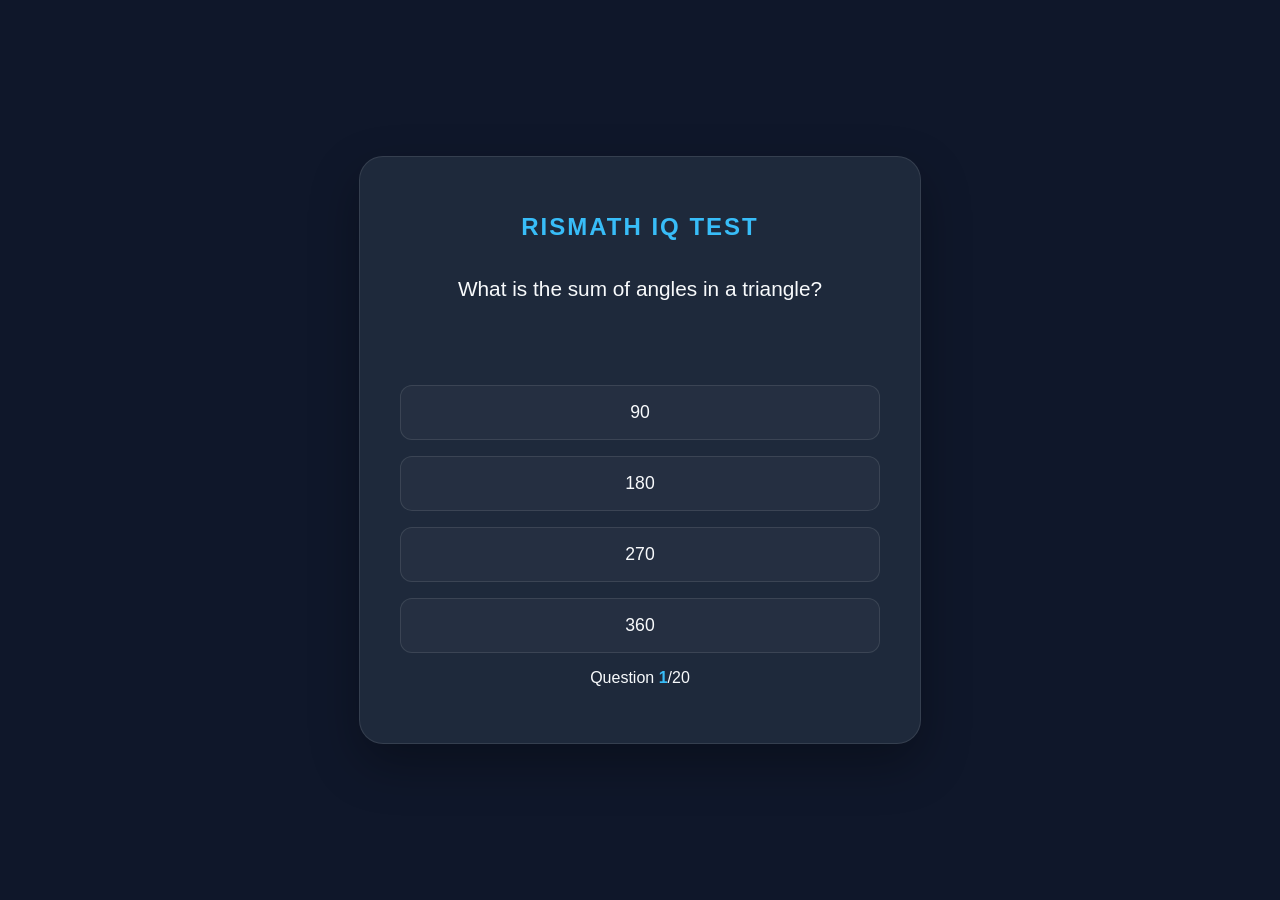
<file: iq/index.html>
<!DOCTYPE html>
<html lang="en">
<head>
    <meta charset="UTF-8">
    <meta name="viewport" content="width=device-width, initial-scale=1.0">
    <title>RisMath - IQ Challenge</title>
    <script async src="https://www.googletagmanager.com/gtag/js?id=G-5K57FR3XVW"></script>
    <script>
      window.dataLayer = window.dataLayer || [];
      function gtag(){dataLayer.push(arguments);}
      gtag('js', new Date());
      gtag('config', 'G-5K57FR3XVW');
    </script>
    <link rel="stylesheet" href="style.css">
</head>
<body>
    <div id="game-container">
        <h1>RisMath IQ Test</h1>
        
        <div id="quiz-area">
            <p id="question-text">Loading questions...</p>
            <div id="options-container"></div>
            <p>Question <span id="current-index">1</span>/20</p>
        </div>

        <div id="result-area" style="display:none;">
    <div class="preview-badge">Challenge Complete</div>
    <div id="iq-rank">--</div>
    <div id="rank-label" style="font-size: 24px; margin-bottom: 10px;"></div>
    <p id="score-text" style="color: rgba(240,238,232,0.6); margin-bottom: 20px;"></p>
    
    <div class="result-actions">
        <button onclick="shareScore()" class="share-btn">
            Share on WhatsApp 
            <svg width="16" height="16" viewBox="0 0 24 24" fill="currentColor"><path d="M.057 24l1.687-6.163c-1.041-1.804-1.588-3.849-1.588-5.946 0-6.556 5.332-11.888 11.888-11.888 3.176 0 6.161 1.237 8.404 3.48s3.481 5.229 3.481 8.404c0 6.556-5.332 11.89-11.888 11.89-1.972 0-3.902-.486-5.626-1.41l-6.358 1.643zm6.147-3.993l.356.211c1.512.898 3.253 1.372 5.045 1.372 5.421 0 9.835-4.414 9.835-9.835 0-2.628-1.024-5.099-2.883-6.958s-4.331-2.883-6.952-2.883c-5.421 0-9.835 4.414-9.835 9.835 0 1.892.54 3.738 1.562 5.342l.231.363-.996 3.639 3.732-.971z"/></svg>
        </button>
        <button onclick="location.reload()" class="retry-btn">Try Again</button>
    </div>
</div>
    </div>
    <script src="script.js"></script>
</body>
</html>
</file>
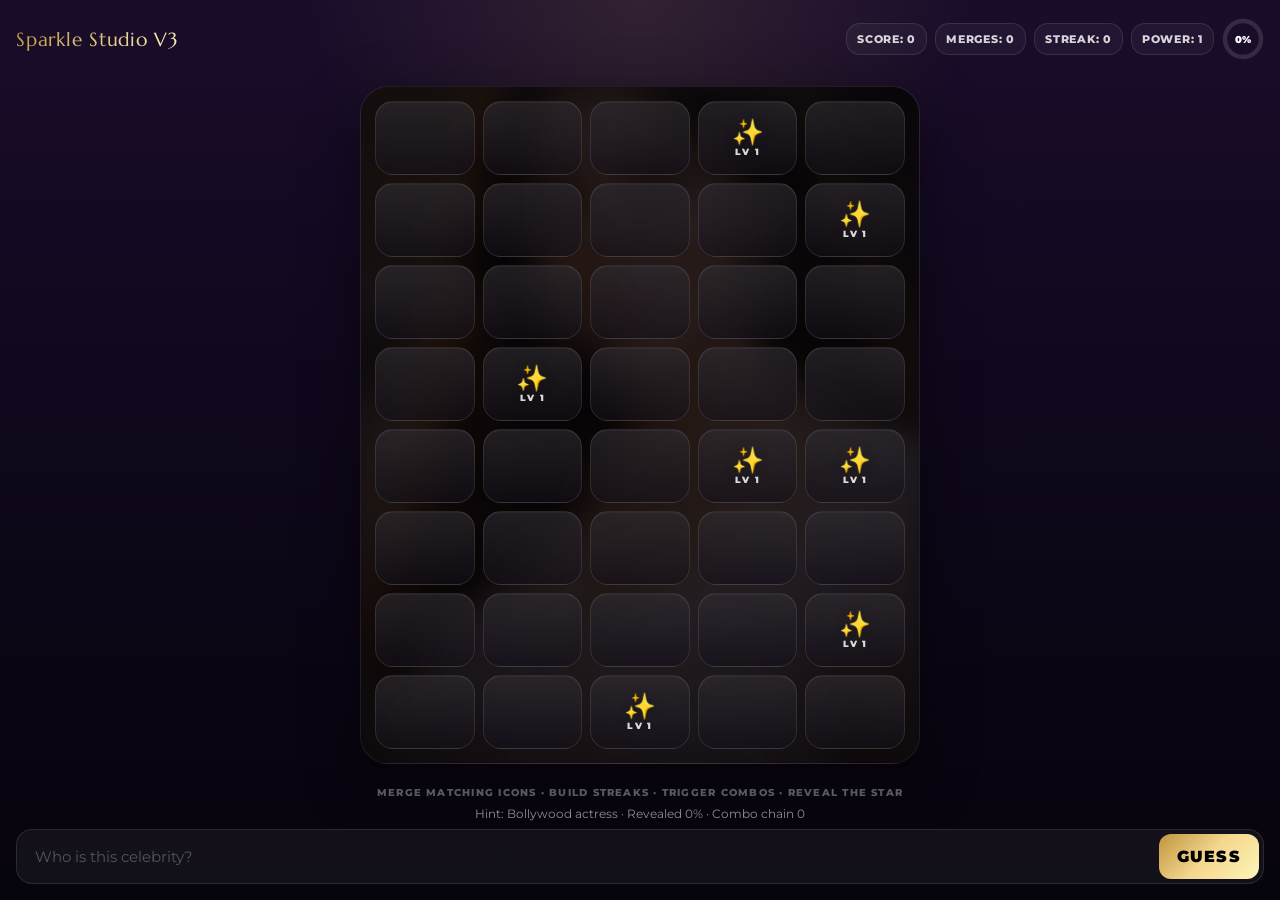
<file: sparkle/index.html>
<!DOCTYPE html>
<html lang="en">
<head>
  <meta charset="UTF-8" />
  <meta name="viewport" content="width=device-width, initial-scale=1.0, viewport-fit=cover" />
  <title>Sparkle Studio — Celebrity Reveal V3</title>
  <link rel="preconnect" href="https://fonts.googleapis.com">
  <link rel="preconnect" href="https://fonts.gstatic.com" crossorigin>
  <link href="https://fonts.googleapis.com/css2?family=Marcellus&family=Montserrat:wght@400;500;600;700;800;900&display=swap" rel="stylesheet">
  <style>
    :root{
      --bg1:#06040c;
      --bg2:#12081f;
      --bg3:#1a0d2b;
      --gold1:#bf953f;
      --gold2:#f5d78e;
      --gold3:#fcf6ba;
      --text:#ffffff;
      --muted:rgba(255,255,255,0.62);
      --soft:rgba(255,255,255,0.12);
      --line:rgba(255,255,255,0.10);
      --danger:#e8547a;
      --success:#76d67e;
      --shadow:0 18px 60px rgba(0,0,0,0.45);
      --cell-gap:8px;
      --radius:18px;
      --header-h:78px;
      --footer-h:128px;
      --stage-max:560px;
    }

    *{box-sizing:border-box}
    html,body{
      margin:0;
      height:100%;
      background:
        radial-gradient(circle at top, rgba(255,214,102,0.10), transparent 30%),
        linear-gradient(180deg, var(--bg3), var(--bg2) 35%, var(--bg1));
      color:var(--text);
      font-family:'Montserrat',system-ui,-apple-system,BlinkMacSystemFont,'Segoe UI',sans-serif;
      overflow:hidden;
    }

    body{
      display:flex;
      flex-direction:column;
      min-height:100svh;
      user-select:none;
      -webkit-tap-highlight-color:transparent;
    }

    button, input { font: inherit; }

    /* Loading */
    #loading{
      position:fixed;
      inset:0;
      z-index:300;
      display:flex;
      flex-direction:column;
      align-items:center;
      justify-content:center;
      gap:14px;
      background:
        radial-gradient(circle at center, rgba(255,220,130,0.10), transparent 30%),
        linear-gradient(135deg,#13081f,#09040f 65%, #020103);
    }
    .load-logo{
      font-family:'Marcellus', serif;
      font-size:1.9rem;
      letter-spacing:.05em;
      background:linear-gradient(135deg,var(--gold1),var(--gold3));
      -webkit-background-clip:text;
      -webkit-text-fill-color:transparent;
    }
    .load-bar-wrap{
      width:min(280px,78vw);
      height:10px;
      border-radius:999px;
      overflow:hidden;
      border:1px solid rgba(255,255,255,0.10);
      background:rgba(255,255,255,0.05);
    }
    .load-bar{
      width:0%;
      height:100%;
      border-radius:999px;
      background:linear-gradient(135deg,var(--gold1),var(--gold2),var(--gold3));
      transition:width .22s ease;
    }
    .load-sub{
      font-size:.82rem;
      letter-spacing:.08em;
      text-transform:uppercase;
      color:rgba(255,255,255,0.58);
      font-weight:700;
    }

    /* Header */
    .header{
      height:var(--header-h);
      min-height:var(--header-h);
      display:flex;
      align-items:center;
      justify-content:space-between;
      padding:12px 16px;
      padding-top:max(12px, env(safe-area-inset-top));
      gap:12px;
      position:relative;
      z-index:2;
    }
    .logo{
      font-family:'Marcellus', serif;
      font-size:1.18rem;
      letter-spacing:.04em;
      background:linear-gradient(135deg,var(--gold1),var(--gold3));
      -webkit-background-clip:text;
      -webkit-text-fill-color:transparent;
      white-space:nowrap;
    }
    .hud{
      display:flex;
      align-items:center;
      gap:8px;
      flex-wrap:wrap;
      justify-content:flex-end;
    }
    .chip{
      padding:8px 10px;
      border:1px solid var(--line);
      background:rgba(255,255,255,0.04);
      border-radius:14px;
      font-size:.68rem;
      font-weight:800;
      letter-spacing:.07em;
      text-transform:uppercase;
      color:rgba(255,255,255,0.82);
      white-space:nowrap;
    }
    .chip.hot{
      border-color:rgba(255,220,120,0.35);
      box-shadow:0 0 18px rgba(255,220,120,0.08);
      background:linear-gradient(180deg, rgba(255,220,100,0.12), rgba(255,255,255,0.04));
    }

    .progress-wrap{
      position:relative;
      width:42px;
      height:42px;
      display:grid;
      place-items:center;
    }
    .progress-text{
      position:absolute;
      font-size:.62rem;
      font-weight:900;
      color:#fff;
      letter-spacing:.02em;
    }
    .progress-ring{
      width:42px;
      height:42px;
      transform:rotate(-90deg);
    }
    .ring-bg{
      fill:none;
      stroke:rgba(255,255,255,0.12);
      stroke-width:3;
    }
    .ring-fill{
      fill:none;
      stroke:url(#ringGradient);
      stroke-width:3;
      stroke-linecap:round;
      stroke-dasharray:75.4;
      stroke-dashoffset:75.4;
      transition:stroke-dashoffset .28s ease;
      filter:drop-shadow(0 0 6px rgba(255,220,100,0.35));
    }

    /* Stage */
    .stage-shell{
      flex:1;
      min-height:0;
      display:flex;
      align-items:center;
      justify-content:center;
      padding:8px 14px;
    }
    .stage{
      width:min(94vw, var(--stage-max));
      aspect-ratio:5 / 8;
      max-height:100%;
      position:relative;
      border-radius:28px;
      overflow:hidden;
      border:1px solid rgba(255,255,255,0.10);
      box-shadow:var(--shadow);
      background:
        radial-gradient(circle at top, rgba(255,215,110,0.10), transparent 30%),
        linear-gradient(180deg, rgba(255,255,255,0.02), rgba(255,255,255,0.00)),
        linear-gradient(180deg, #10061b, #06030b 75%);
    }

    #bgDim{
      position:absolute;
      inset:0;
      background-size:cover;
      background-position:center;
      filter:blur(16px) saturate(.95) brightness(.35);
      transform:scale(1.06);
      opacity:.88;
    }

    #bgDim::after{
      content:'';
      position:absolute;
      inset:0;
      background:
        linear-gradient(180deg, rgba(5,3,9,0.35), rgba(5,3,9,0.52)),
        radial-gradient(circle at center, transparent 0 30%, rgba(5,3,9,0.35) 75%, rgba(5,3,9,0.6) 100%);
    }

    #revealCanvas{
      position:absolute;
      inset:0;
      width:100%;
      height:100%;
      z-index:1;
      pointer-events:none;
    }

    .grid{
      position:absolute;
      inset:0;
      z-index:2;
      display:grid;
      grid-template-columns:repeat(5, 1fr);
      grid-template-rows:repeat(8, 1fr);
      gap:var(--cell-gap);
      padding:14px;
    }

    .cell{
      position:relative;
      border-radius:18px;
      border:1px solid rgba(255,255,255,0.10);
      background:
        linear-gradient(180deg, rgba(255,255,255,0.10), rgba(255,255,255,0.03)),
        rgba(8,5,13,0.56);
      backdrop-filter:blur(8px);
      display:flex;
      align-items:center;
      justify-content:center;
      box-shadow: inset 0 1px 0 rgba(255,255,255,0.04);
      overflow:hidden;
      cursor:pointer;
      transition:
        transform .14s ease,
        border-color .2s ease,
        background .2s ease,
        box-shadow .2s ease,
        opacity .2s ease;
    }
    .cell:active{ transform:scale(.97); }

    .cell.selected{
      transform:translateY(-1px) scale(1.02);
      border-color:rgba(255,230,150,0.6);
      box-shadow:
        0 0 0 1px rgba(255,220,100,0.15),
        0 10px 24px rgba(0,0,0,0.22),
        inset 0 0 18px rgba(255,220,100,0.08);
      background:
        linear-gradient(180deg, rgba(255,220,110,0.16), rgba(255,255,255,0.04)),
        rgba(12,8,19,0.72);
    }

    .cell.shattered{
      opacity:0;
      pointer-events:none;
      transform:scale(.92);
    }

    .cell.shattering{
      animation:shatterOut .28s ease forwards;
      pointer-events:none;
    }
    .cell.combo-hit{
      animation:comboPunch .24s ease;
    }
    @keyframes shatterOut{
      0%{ transform:scale(1) rotate(0deg); opacity:1; filter:blur(0px); }
      40%{ transform:scale(1.07) rotate(-2deg); opacity:1; }
      100%{ transform:scale(.72) rotate(6deg); opacity:0; filter:blur(6px); }
    }
    @keyframes comboPunch{
      0%{ transform:scale(1); }
      50%{ transform:scale(1.08); }
      100%{ transform:scale(1); }
    }

    .tile-inner{
      position:relative;
      width:100%;
      height:100%;
      display:flex;
      flex-direction:column;
      align-items:center;
      justify-content:center;
      gap:2px;
      z-index:1;
    }
    .tile-emoji{
      font-size:clamp(1rem, 2.4vw, 1.6rem);
      line-height:1;
      filter:drop-shadow(0 2px 6px rgba(0,0,0,0.25));
    }
    .tile-level{
      font-size:.56rem;
      font-weight:900;
      letter-spacing:.14em;
      text-transform:uppercase;
      color:rgba(255,255,255,0.85);
    }

    .merge-flash{
      position:absolute;
      inset:0;
      pointer-events:none;
      border-radius:inherit;
      background:
        radial-gradient(circle at center, rgba(255,255,255,0.42), transparent 58%),
        linear-gradient(180deg, rgba(255,230,150,0.20), transparent);
      animation:mergeFlash .36s ease-out forwards;
      z-index:2;
    }
    .reveal-flash{
      position:absolute;
      inset:0;
      pointer-events:none;
      border-radius:inherit;
      background:radial-gradient(circle, rgba(255,220,150,0.40), transparent 68%);
      animation:mergeFlash .55s ease-out forwards;
      z-index:3;
    }
    @keyframes mergeFlash{
      from{ opacity:1; transform:scale(1); }
      to{ opacity:0; transform:scale(1.08); }
    }

    .floating{
      position:fixed;
      z-index:999;
      pointer-events:none;
      font-weight:900;
      letter-spacing:.04em;
      text-shadow:0 0 12px rgba(255,220,100,0.35);
      animation:floatUp .8s ease-out forwards;
      white-space:nowrap;
    }
    @keyframes floatUp{
      0%{ opacity:1; transform:translate(-50%, 0) scale(.9); }
      100%{ opacity:0; transform:translate(-50%, -52px) scale(1.04); }
    }

    .spark{
      position:fixed;
      z-index:999;
      pointer-events:none;
      font-size:.8rem;
      animation:sparkFly .65s ease-out forwards;
      text-shadow:0 0 10px rgba(255,220,100,0.45);
    }
    @keyframes sparkFly{
      0%{ opacity:1; transform:translate(0,0) scale(1); }
      100%{ opacity:0; transform:translate(var(--tx), var(--ty)) scale(0.35); }
    }

    .img-placeholder{
      position:absolute;
      inset:0;
      z-index:0;
      display:flex;
      align-items:center;
      justify-content:center;
      flex-direction:column;
      gap:10px;
      background:linear-gradient(135deg, rgba(30,10,50,0.35), rgba(5,2,9,0.45));
      color:rgba(255,255,255,0.3);
      text-align:center;
      padding:24px;
    }
    .img-placeholder-icon{ font-size:2.6rem; opacity:.34; }
    .img-placeholder-text{
      max-width:260px;
      font-size:.72rem;
      line-height:1.5;
      font-weight:700;
      letter-spacing:.10em;
      text-transform:uppercase;
    }

    /* Footer */
    .footer{
      min-height:var(--footer-h);
      padding:10px 16px max(12px, env(safe-area-inset-bottom));
      display:flex;
      flex-direction:column;
      justify-content:center;
      gap:8px;
      z-index:2;
    }
    .merge-hint{
      text-align:center;
      font-size:.64rem;
      font-weight:800;
      letter-spacing:.12em;
      text-transform:uppercase;
      color:rgba(255,255,255,0.34);
    }
    .subhint{
      text-align:center;
      font-size:.74rem;
      color:rgba(255,255,255,0.55);
      min-height:1.1em;
    }
    .input-row{
      display:flex;
      gap:8px;
      background:rgba(255,255,255,0.05);
      border:1px solid var(--line);
      border-radius:16px;
      padding:4px;
    }
    #guessInput{
      flex:1;
      min-width:0;
      background:transparent;
      border:none;
      outline:none;
      color:#fff;
      padding:13px 14px;
      font-size:.95rem;
    }
    #guessInput::placeholder{ color:rgba(255,255,255,0.28); }
    .btn-guess, .btn-reset, .btn-next{
      border:none;
      cursor:pointer;
      border-radius:12px;
      font-weight:900;
      letter-spacing:.08em;
      text-transform:uppercase;
      transition:transform .16s ease, opacity .16s ease;
    }
    .btn-guess:active, .btn-reset:active, .btn-next:active{ transform:scale(.98); }

    .btn-guess{
      padding:0 18px;
      color:#000;
      background:linear-gradient(135deg,var(--gold1),var(--gold2),var(--gold3));
      white-space:nowrap;
    }

    /* Overlay */
    #overlay{
      position:fixed;
      inset:0;
      z-index:220;
      display:none;
      align-items:center;
      justify-content:center;
      padding:22px;
      background:rgba(0,0,0,0.86);
      backdrop-filter:blur(18px);
    }
    .overlay-card{
      width:min(430px, 92vw);
      border-radius:26px;
      padding:26px 22px;
      border:1px solid rgba(255,255,255,0.10);
      background:
        linear-gradient(180deg, rgba(255,255,255,0.06), rgba(255,255,255,0.03)),
        linear-gradient(180deg, #12091f, #090510);
      box-shadow:var(--shadow);
      text-align:center;
    }
    .ov-icon{ font-size:3rem; margin-bottom:8px; }
    .ov-title{
      font-family:'Marcellus', serif;
      font-size:1.9rem;
      margin-bottom:8px;
      background:linear-gradient(135deg,var(--gold1),var(--gold3));
      -webkit-background-clip:text;
      -webkit-text-fill-color:transparent;
    }
    .ov-name{
      font-size:1.18rem;
      font-weight:900;
      margin-bottom:8px;
    }
    .ov-hint{
      font-size:.8rem;
      color:rgba(255,255,255,0.6);
      margin-bottom:8px;
    }
    .ov-reveal{
      font-size:.72rem;
      font-weight:800;
      letter-spacing:.08em;
      text-transform:uppercase;
      color:rgba(255,255,255,0.45);
      margin-bottom:18px;
      line-height:1.8;
    }
    .overlay-actions{
      display:flex;
      gap:10px;
      justify-content:center;
      flex-wrap:wrap;
    }
    .btn-next{
      padding:12px 18px;
      color:#000;
      background:linear-gradient(135deg,var(--gold1),var(--gold2),var(--gold3));
    }
    .btn-reset{
      padding:12px 18px;
      color:#fff;
      background:rgba(255,255,255,0.06);
      border:1px solid rgba(255,255,255,0.10);
    }

    @media (max-width: 420px){
      .header{ padding-inline:12px; }
      .grid{ padding:12px; gap:7px; }
      .tile-level{ font-size:.5rem; }
      .chip{ font-size:.62rem; padding:7px 8px; }
      .logo{ font-size:1.02rem; }
      .btn-guess{ padding:0 14px; }
    }
  </style>
</head>
<body>
  <div id="loading" aria-live="polite">
    <div class="load-logo">Sparkle Studio</div>
    <div class="load-bar-wrap" aria-hidden="true">
      <div class="load-bar" id="loadBar"></div>
    </div>
    <div class="load-sub" id="loadSub">Loading star…</div>
  </div>

  <div id="overlay" role="dialog" aria-modal="true" aria-labelledby="ovTitle">
    <div class="overlay-card">
      <div class="ov-icon">⭐</div>
      <div class="ov-title" id="ovTitle">You got it!</div>
      <div class="ov-name" id="ovName"></div>
      <div class="ov-hint" id="ovHint"></div>
      <div class="ov-reveal" id="ovReveal"></div>
      <div class="overlay-actions">
        <button class="btn-next" onclick="nextCeleb()">Next Star</button>
        <button class="btn-reset" onclick="restartSame()">Play Again</button>
      </div>
    </div>
  </div>

  <div class="header">
    <div class="logo">Sparkle Studio V3</div>
    <div class="hud">
      <div class="chip" id="scoreChip">Score: 0</div>
      <div class="chip" id="movesChip">Merges: 0</div>
      <div class="chip" id="streakChip">Streak: 0</div>
      <div class="chip" id="levelChip">Power: 1</div>
      <div class="progress-wrap" aria-label="Reveal progress">
        <div class="progress-text" id="progressText">0%</div>
        <svg class="progress-ring" viewBox="0 0 28 28" aria-hidden="true">
          <defs>
            <linearGradient id="ringGradient" x1="0%" y1="0%" x2="100%" y2="100%">
              <stop offset="0%" stop-color="#bf953f"/>
              <stop offset="50%" stop-color="#f5d78e"/>
              <stop offset="100%" stop-color="#fcf6ba"/>
            </linearGradient>
          </defs>
          <circle class="ring-bg" cx="14" cy="14" r="12"></circle>
          <circle class="ring-fill" id="ringFill" cx="14" cy="14" r="12"></circle>
        </svg>
      </div>
    </div>
  </div>

  <div class="stage-shell">
    <div class="stage" id="stage">
      <div id="bgDim"></div>
      <canvas id="revealCanvas"></canvas>
      <div class="grid" id="grid" aria-label="Game grid"></div>
      <div class="img-placeholder" id="imgPlaceholder" style="display:none">
        <div class="img-placeholder-icon">🌟</div>
        <div class="img-placeholder-text" id="placeholderText">
          Add celebrity image files to your images folder to reveal real photos.
        </div>
      </div>
    </div>
  </div>

  <div class="footer">
    <div class="merge-hint">Merge matching icons · build streaks · trigger combos · reveal the star</div>
    <div class="subhint" id="subhint">Tip: bigger merges help break tougher central tiles.</div>
    <div class="input-row">
      <input
        type="text"
        id="guessInput"
        placeholder="Who is this celebrity?"
        autocomplete="off"
        aria-label="Guess the celebrity"
      />
      <button class="btn-guess" id="guessBtn">Guess</button>
    </div>
  </div>

  <script>
    const DB = [
      { name: "Juhi Chawla",     img: "images/JuhiChawla.png",      hint: "Bollywood actress" },
      { name: "Shubman Gill",    img: "images/ShubhmanGill.png",     hint: "Indian cricketer" },
      { name: "Shah Rukh Khan",  img: "images/ShahrukhKhan.png",    hint: "Bollywood superstar" },
      { name: "Rahul Gandhi",    img: "images/RahulGandhi.png",     hint: "Indian politician" },
      { name: "Smriti Mandhana", img: "images/SmritiMandhana.png",  hint: "Indian cricketer" }
    ];

    const ROWS = 8;
    const COLS = 5;
    const TOTAL = ROWS * COLS;
    const CIRCUMFERENCE = 2 * Math.PI * 12;

    const TILE_SET = [
      { emoji: "✨", name: "spark" },
      { emoji: "💎", name: "gem" },
      { emoji: "🌟", name: "star" },
      { emoji: "🔥", name: "flare" },
      { emoji: "👑", name: "crown" },
      { emoji: "☀️", name: "sun" },
      { emoji: "🪄", name: "magic" },
      { emoji: "🌈", name: "aurora" },
      { emoji: "⚡", name: "thunder" },
      { emoji: "💫", name: "nova" },
      { emoji: "🦄", name: "mythic" },
      { emoji: "🌌", name: "cosmic" }
    ];

    let S = null;
    let audioCtx = null;
    let actionLocked = false;

    function el(id){ return document.getElementById(id); }

    function initAudio(){
      if(!audioCtx){
        const Ctx = window.AudioContext || window.webkitAudioContext;
        if (Ctx) audioCtx = new Ctx();
      }
    }

    function sfx(freq = 440, duration = 0.08, type = 'sine', gainValue = 0.03){
      if(!audioCtx) return;
      const now = audioCtx.currentTime;
      const osc = audioCtx.createOscillator();
      const gain = audioCtx.createGain();
      osc.type = type;
      osc.frequency.setValueAtTime(freq, now);
      gain.gain.setValueAtTime(gainValue, now);
      gain.gain.exponentialRampToValueAtTime(0.0001, now + duration);
      osc.connect(gain).connect(audioCtx.destination);
      osc.start(now);
      osc.stop(now + duration);
    }

    function playMerge(level, streak){
      sfx(260 + level * 45 + streak * 10, 0.1, 'triangle', 0.035);
      setTimeout(() => sfx(390 + level * 24, 0.06, 'sine', 0.022), 40);
    }

    function playCombo(){
      sfx(620, 0.09, 'triangle', 0.03);
      setTimeout(() => sfx(780, 0.11, 'triangle', 0.026), 60);
    }

    function playShatter(){
      sfx(180, 0.08, 'sawtooth', 0.02);
      setTimeout(() => sfx(90, 0.16, 'triangle', 0.025), 40);
    }

    function playWrong(){
      sfx(180, 0.09, 'square', 0.02);
      setTimeout(() => sfx(140, 0.12, 'square', 0.016), 50);
    }

    function playWin(){
      sfx(520, 0.12, 'triangle', 0.03);
      setTimeout(() => sfx(660, 0.15, 'triangle', 0.03), 70);
      setTimeout(() => sfx(880, 0.18, 'triangle', 0.03), 150);
    }

    function normalizeName(str){
      return str
        .toLowerCase()
        .normalize('NFKD')
        .replace(/[^\w\s]/g, ' ')
        .replace(/_/g, ' ')
        .replace(/\s+/g, ' ')
        .trim();
    }

    function acceptedGuessesFor(name){
      const normalized = normalizeName(name);
      const parts = normalized.split(' ');
      const combos = new Set([normalized]);

      if (parts.length >= 2) {
        combos.add(parts[0]);
        combos.add(parts[parts.length - 1]);
        combos.add(parts.slice(0, 2).join(' '));
      }

      if (normalized === 'shah rukh khan') {
        combos.add('shahrukh khan');
        combos.add('srk');
        combos.add('shah rukh');
        combos.add('shahrukh');
      }
      if (normalized === 'rahul gandhi') combos.add('rahul');
      if (normalized === 'smriti mandhana') combos.add('smriti');
      if (normalized === 'juhi chawla') combos.add('juhi');
      if (normalized === 'shubman gill') {
        combos.add('shubhman gill');
        combos.add('shubham gill');
        combos.add('shubman');
        combos.add('gill');
      }

      return combos;
    }

    function tileForLevel(level){
      return TILE_SET[(Math.max(1, level) - 1) % TILE_SET.length];
    }

    function getNeighbors(idx){
      const row = Math.floor(idx / COLS);
      const col = idx % COLS;
      const out = [];
      if (col > 0) out.push(idx - 1);
      if (col < COLS - 1) out.push(idx + 1);
      if (row > 0) out.push(idx - COLS);
      if (row < ROWS - 1) out.push(idx + COLS);
      return out;
    }

    function manhattanToCenter(idx){
      const row = Math.floor(idx / COLS);
      const col = idx % COLS;
      const cr = (ROWS - 1) / 2;
      const cc = (COLS - 1) / 2;
      return Math.abs(row - cr) + Math.abs(col - cc);
    }

    function randomEmptyCell(weighted = false){
      const options = [];
      for(let i = 0; i < TOTAL; i++){
        if (!S.shattered[i] && S.cells[i] === null) {
          options.push(i);
        }
      }
      if (!options.length) return -1;
      if (!weighted) return options[Math.floor(Math.random() * options.length)];

      const weightedBag = [];
      for (const i of options){
        const dist = manhattanToCenter(i);
        const weight = Math.max(1, Math.round(6 - dist));
        for(let k = 0; k < weight; k++) weightedBag.push(i);
      }
      return weightedBag[Math.floor(Math.random() * weightedBag.length)];
    }

    function cellStrengthRequirement(i){
      const dist = manhattanToCenter(i);
      if (dist <= 1.5) return Math.floor(Math.random() * 3) + 8;  // 8-10
      if (dist <= 2.5) return Math.floor(Math.random() * 4) + 6;  // 6-9
      return Math.floor(Math.random() * 4) + 3;                   // 3-6
    }

    function updateDifficulty(){
      const pct = S.revealed / TOTAL;
      if (pct >= 0.75) S.spawnBias = 0.58;
      else if (pct >= 0.50) S.spawnBias = 0.66;
      else if (pct >= 0.25) S.spawnBias = 0.76;
      else S.spawnBias = 0.86;
    }

    function buildGrid(){
      const grid = el('grid');
      grid.innerHTML = '';
      for(let i = 0; i < TOTAL; i++){
        const cell = document.createElement('button');
        cell.className = 'cell';
        cell.id = `c-${i}`;
        cell.type = 'button';
        cell.setAttribute('aria-label', `Tile ${i + 1}`);
        cell.addEventListener('click', () => onCellTap(i));
        grid.appendChild(cell);
      }
    }

    function loadImg(src, cb){
      const img = new Image();
      img.crossOrigin = 'anonymous';
      img.onload = () => cb(img);
      img.onerror = () => cb(null);
      img.src = src;
    }

    function setupCanvas(){
      const canvas = el('revealCanvas');
      const stage = el('stage');
      const rect = stage.getBoundingClientRect();
      const dpr = Math.max(1, Math.min(window.devicePixelRatio || 1, 2));
      canvas.width = Math.round(rect.width * dpr);
      canvas.height = Math.round(rect.height * dpr);
      canvas.style.width = rect.width + 'px';
      canvas.style.height = rect.height + 'px';
      const ctx = canvas.getContext('2d');
      ctx.setTransform(dpr, 0, 0, dpr, 0, 0);
      ctx.clearRect(0, 0, rect.width, rect.height);
    }

    function revealCell(idx){
      const canvas = el('revealCanvas');
      const stage = el('stage');
      const ctx = canvas.getContext('2d');
      const rect = stage.getBoundingClientRect();

      const gap = parseFloat(getComputedStyle(document.documentElement).getPropertyValue('--cell-gap')) || 8;
      const pad = 14;
      const cellW = (rect.width - pad * 2 - gap * (COLS - 1)) / COLS;
      const cellH = (rect.height - pad * 2 - gap * (ROWS - 1)) / ROWS;
      const row = Math.floor(idx / COLS);
      const col = idx % COLS;
      const x = pad + col * (cellW + gap);
      const y = pad + row * (cellH + gap);

      if (S.imgLoaded && S.img) {
        ctx.drawImage(
          S.img,
          (x / rect.width) * S.img.width,
          (y / rect.height) * S.img.height,
          (cellW / rect.width) * S.img.width,
          (cellH / rect.height) * S.img.height,
          x, y, cellW + 1, cellH + 1
        );
        ctx.fillStyle = 'rgba(255,220,100,0.05)';
        ctx.fillRect(x, y, cellW + 1, cellH + 1);
      } else {
        const grad = ctx.createRadialGradient(
          x + cellW / 2, y + cellH / 2, 0,
          x + cellW / 2, y + cellH / 2, cellW
        );
        grad.addColorStop(0, `hsl(${(idx * 19) % 360}, 68%, 56%)`);
        grad.addColorStop(1, `hsl(${(idx * 19 + 40) % 360}, 42%, 28%)`);
        ctx.fillStyle = grad;
        ctx.fillRect(x, y, cellW + 1, cellH + 1);
      }

      ctx.strokeStyle = 'rgba(255,220,100,0.08)';
      ctx.lineWidth = 0.5;
      ctx.strokeRect(x + 0.5, y + 0.5, cellW, cellH);
    }

    function redrawRevealedCells(){
      setupCanvas();
      for(let i = 0; i < TOTAL; i++){
        if (S.shattered[i]) revealCell(i);
      }
    }

    function renderCell(i){
      const cell = el(`c-${i}`);
      if (!cell) return;

      if (S.shattered[i]) {
        cell.className = 'cell shattered';
        cell.innerHTML = '';
        return;
      }

      const level = S.cells[i];
      cell.className = 'cell';
      if (S.selected === i) cell.classList.add('selected');

      if (level === null) {
        cell.innerHTML = '';
        cell.setAttribute('aria-label', `Empty tile ${i + 1}`);
        return;
      }

      const tile = tileForLevel(level);
      cell.innerHTML = `
        <div class="tile-inner">
          <div class="tile-emoji">${tile.emoji}</div>
          <div class="tile-level">Lv ${level}</div>
        </div>
      `;
      cell.setAttribute('aria-label', `Level ${level} tile`);
    }

    function renderAll(){
      for(let i = 0; i < TOTAL; i++) renderCell(i);
      updateProgress();
      updateHud();
    }

    function updateProgress(){
      const pct = Math.round((S.revealed / TOTAL) * 100);
      el('progressText').textContent = pct + '%';
      el('ringFill').style.strokeDasharray = CIRCUMFERENCE;
      el('ringFill').style.strokeDashoffset = CIRCUMFERENCE * (1 - pct / 100);
    }

    function updateHud(){
      el('scoreChip').textContent = `Score: ${S.score}`;
      el('movesChip').textContent = `Merges: ${S.merges}`;
      el('streakChip').textContent = `Streak: ${S.streak}`;
      el('levelChip').textContent = `Power: ${S.maxLevel}`;

      el('streakChip').classList.toggle('hot', S.streak >= 3);
      el('levelChip').classList.toggle('hot', S.maxLevel >= 6);

      const pct = Math.round((S.revealed / TOTAL) * 100);
      el('subhint').textContent =
        `Hint: ${S.current.hint} · Revealed ${pct}% · Combo chain ${S.comboChain}`;
    }

    function showFloatingText(text, x, y, size = '1rem'){
      const node = document.createElement('div');
      node.className = 'floating';
      node.textContent = text;
      node.style.left = `${x}px`;
      node.style.top = `${y}px`;
      node.style.fontSize = size;
      document.body.appendChild(node);
      setTimeout(() => node.remove(), 820);
    }

    function spawnParticles(targetEl){
      const r = targetEl.getBoundingClientRect();
      const cx = r.left + r.width / 2;
      const cy = r.top + r.height / 2;
      const glyphs = ['✦','✧','·','⭐','✸','✨'];

      for(let i = 0; i < 8; i++){
        const sp = document.createElement('div');
        sp.className = 'spark';
        sp.textContent = glyphs[Math.floor(Math.random() * glyphs.length)];
        sp.style.left = `${cx}px`;
        sp.style.top = `${cy}px`;
        sp.style.setProperty('--tx', `${(Math.random() - 0.5) * 120}px`);
        sp.style.setProperty('--ty', `${(Math.random() - 0.5) * 120}px`);
        document.body.appendChild(sp);
        setTimeout(() => sp.remove(), 650);
      }
    }

    function setSelected(idx){
      document.querySelectorAll('.cell.selected').forEach(node => node.classList.remove('selected'));
      S.selected = idx;
      if (idx !== null) el(`c-${idx}`)?.classList.add('selected');
    }

    function resetStreak(){
      S.streak = 0;
      S.comboChain = 0;
      updateHud();
    }

    function spawn(count = 1){
      updateDifficulty();

      for(let k = 0; k < count; k++){
        const idx = randomEmptyCell(true);
        if (idx === -1) return;

        let newLevel = 1;
        const nearHighTile = getNeighbors(idx).some(n => (S.cells[n] || 0) >= 3);
        const rand = Math.random();

        if (S.maxLevel >= 7 && rand > 0.96) newLevel = 4;
        else if (S.maxLevel >= 5 && rand > 0.90) newLevel = 3;
        else if (nearHighTile && rand > S.spawnBias) newLevel = 2;
        else newLevel = 1;

        S.cells[idx] = newLevel;
        renderCell(idx);
      }
    }

    function scoreMerge(level){
      const base = level * 12;
      const streakBonus = S.streak * 5;
      const comboBonus = S.comboChain * 10;
      const total = base + streakBonus + comboBonus;
      S.score += total;
      return total;
    }

    function scoreReveal(count){
      const points = count * 50 + (count > 1 ? count * 20 : 0);
      S.score += points;
      return points;
    }

    function shatterCell(idx){
      if (S.shattered[idx]) return false;
      S.shattered[idx] = true;
      S.cells[idx] = null;
      S.revealed++;
      revealCell(idx);

      const node = el(`c-${idx}`);
      if (node) {
        node.className = 'cell shattered';
        node.innerHTML = '';
      }
      return true;
    }

    function triggerComboVisual(cells){
      cells.forEach(i => {
        const node = el(`c-${i}`);
        if (!node) return;
        node.classList.add('combo-hit');
        setTimeout(() => node.classList.remove('combo-hit'), 260);
      });
    }

    function checkCascadeFrom(idx){
      const neighbors = getNeighbors(idx);
      const sameLevel = neighbors.filter(n => !S.shattered[n] && S.cells[n] !== null && S.cells[n] === S.cells[idx]);
      return sameLevel.length >= 2;
    }

    async function doShatter(idx, causeLevel = 1){
      if (S.shattered[idx]) return;
      actionLocked = true;

      const target = el(`c-${idx}`);
      if (target) target.classList.add('shattering');

      await wait(220);

      let shatteredNow = [];
      if (shatterCell(idx)) shatteredNow.push(idx);

      const neighbors = getNeighbors(idx);
      const extraChance = Math.min(0.78, 0.35 + causeLevel * 0.05 + S.streak * 0.03);

      for (const n of neighbors){
        if (!S.shattered[n] && Math.random() < extraChance) {
          const neighborNode = el(`c-${n}`);
          if (neighborNode) neighborNode.classList.add('shattering');
          await wait(40);
          if (shatterCell(n)) shatteredNow.push(n);
        }
      }

      if (shatteredNow.length){
        const points = scoreReveal(shatteredNow.length);
        if (target){
          const r = target.getBoundingClientRect();
          showFloatingText(`+${points}`, r.left + r.width / 2, r.top + r.height / 2, '1rem');
        }
      }

      if (shatteredNow.length >= 3) {
        S.comboChain++;
        playCombo();
        triggerComboVisual(shatteredNow);
      } else {
        S.comboChain = Math.max(0, S.comboChain - 1);
      }

      spawnParticles(target || el(`c-${idx}`));
      playShatter();

      updateDifficulty();
      updateProgress();
      updateHud();
      checkWin();

      await wait(180);

      const spawnCount = shatteredNow.length >= 3 ? 2 : 1;
      spawn(spawnCount);

      updateHud();
      actionLocked = false;
    }

    function wait(ms){
      return new Promise(resolve => setTimeout(resolve, ms));
    }

    async function onCellTap(i){
      if (!S || actionLocked || S.shattered[i]) return;
      initAudio();

      if (S.cells[i] === null) {
        if (S.selected !== null) {
          const from = S.selected;
          if (from === i) return;

          S.cells[i] = S.cells[from];
          S.cells[from] = null;
          setSelected(null);
          renderCell(from);
          renderCell(i);
          sfx(340, 0.06, 'triangle', 0.02);
          resetStreak();
          return;
        }

        if (Math.random() < 0.25) {
          S.cells[i] = 1;
          renderCell(i);
          sfx(300, 0.06, 'sine', 0.02);
        }
        return;
      }

      if (S.selected === null) {
        setSelected(i);
        sfx(460, 0.06, 'triangle', 0.02);
        return;
      }

      if (S.selected === i) {
        setSelected(null);
        return;
      }

      const from = S.selected;
      setSelected(null);

      if (S.cells[i] === S.cells[from]) {
        actionLocked = true;

        const newLevel = S.cells[from] + 1;
        S.cells[from] = null;
        S.cells[i] = newLevel;
        S.merges++;
        S.streak++;
        S.maxLevel = Math.max(S.maxLevel, newLevel);

        const gained = scoreMerge(newLevel);
        renderCell(from);
        renderCell(i);

        const target = el(`c-${i}`);
        if (target) {
          const flash = document.createElement('div');
          flash.className = 'merge-flash';
          target.appendChild(flash);
          setTimeout(() => flash.remove(), 380);

          const r = target.getBoundingClientRect();
          showFloatingText(`+${gained}`, r.left + r.width / 2, r.top + r.height / 2, '.95rem');
        }

        playMerge(newLevel, S.streak);
        updateHud();

        await wait(180);

        if (newLevel >= S.shatterLevel[i]) {
          await doShatter(i, newLevel);
        } else if (checkCascadeFrom(i) && newLevel >= Math.max(3, S.shatterLevel[i] - 2)) {
          S.comboChain++;
          await doShatter(i, newLevel);
        } else {
          spawn(1);
          actionLocked = false;
        }

        renderCell(i);
        updateHud();
      } else {
        [S.cells[i], S.cells[from]] = [S.cells[from], S.cells[i]];
        renderCell(from);
        renderCell(i);
        sfx(350, 0.05, 'sine', 0.018);
        resetStreak();
      }
    }

    function checkGuess(){
      const raw = el('guessInput').value.trim();
      if (!raw || !S) return;

      initAudio();
      S.guesses++;

      const guess = normalizeName(raw);
      const accepted = acceptedGuessesFor(S.current.name);

      let matched = accepted.has(guess);
      if (!matched) {
        for (const opt of accepted) {
          if (opt.length >= 5 && (opt.includes(guess) || guess.includes(opt))) {
            matched = true;
            break;
          }
        }
      }

      if (matched) {
        S.score += 250 + Math.max(0, 100 - S.guesses * 20);
        showWin(true);
      } else {
        playWrong();
        el('guessInput').value = '';
        el('guessInput').placeholder = 'Try again…';
        const row = document.querySelector('.input-row');
        row.style.borderColor = 'rgba(232,84,122,0.72)';
        row.style.boxShadow = '0 0 0 1px rgba(232,84,122,0.12)';
        setTimeout(() => {
          row.style.borderColor = '';
          row.style.boxShadow = '';
        }, 700);
      }
      updateHud();
    }

    function checkWin(){
      if (S.revealed >= TOTAL) showWin(false);
    }

    function showWin(byGuess){
      if (S.finished) return;
      S.finished = true;
      playWin();

      let autoRevealBonus = 0;

      for(let i = 0; i < TOTAL; i++){
        if (!S.shattered[i]) {
          S.shattered[i] = true;
          S.cells[i] = null;
          S.revealed++;
          revealCell(i);
          autoRevealBonus += 20;
          const node = el(`c-${i}`);
          if (node) {
            node.className = 'cell shattered';
            node.innerHTML = '';
          }
        }
      }

      S.score += autoRevealBonus;
      updateProgress();
      updateHud();

      el('ovTitle').textContent = byGuess ? 'You got it!' : 'Fully revealed!';
      el('ovName').textContent = S.current.name;
      el('ovHint').textContent = S.current.hint ? `Hint: ${S.current.hint}` : '';
      el('ovReveal').innerHTML =
        `score ${S.score}<br>` +
        `${S.revealed} tiles revealed · ${S.merges} merges<br>` +
        `best power ${S.maxLevel} · streak ${S.streak} · guesses ${S.guesses}`;
      el('overlay').style.display = 'flex';
    }

    function updateShatterLevels(){
      for(let i = 0; i < TOTAL; i++){
        S.shatterLevel[i] = cellStrengthRequirement(i);
      }
    }

    function finishInit(){
      buildGrid();
      setupCanvas();
      updateShatterLevels();
      spawn(7);
      renderAll();
      el('guessInput').value = '';
      el('guessInput').placeholder = 'Who is this celebrity?';
    }

    function init(celebIdx){
      const pick = celebIdx !== undefined
        ? DB[celebIdx % DB.length]
        : DB[Math.floor(Math.random() * DB.length)];

      S = {
        celebIdx: celebIdx ?? DB.indexOf(pick),
        current: pick,
        img: null,
        imgLoaded: false,
        cells: Array(TOTAL).fill(null),
        shattered: Array(TOTAL).fill(false),
        shatterLevel: Array(TOTAL).fill(0),
        selected: null,
        revealed: 0,
        guesses: 0,
        merges: 0,
        streak: 0,
        comboChain: 0,
        maxLevel: 1,
        score: 0,
        spawnBias: 0.86,
        finished: false
      };

      loadImg(pick.img, (img) => {
        S.img = img;
        S.imgLoaded = !!img;

        el('bgDim').style.backgroundImage = img
          ? `url(${pick.img})`
          : 'linear-gradient(135deg,#2d004c,#090010)';

        el('imgPlaceholder').style.display = img ? 'none' : 'flex';
        el('placeholderText').textContent = img
          ? ''
          : `Add ${pick.img} to your images folder to reveal the real photo.`;

        finishInit();
      });
    }

    function nextCeleb(){
      const next = (S.celebIdx + 1) % DB.length;
      el('overlay').style.display = 'none';
      showLoading(() => init(next));
    }

    function restartSame(){
      const same = S.celebIdx;
      el('overlay').style.display = 'none';
      showLoading(() => init(same));
    }

    function showLoading(cb){
      const screen = el('loading');
      const bar = el('loadBar');
      const sub = el('loadSub');
      screen.style.display = 'flex';
      bar.style.width = '0%';
      sub.textContent = 'Loading star…';

      let p = 0;
      const timer = setInterval(() => {
        p += Math.random() * 18 + 10;
        if (p >= 94) {
          p = 94;
          clearInterval(timer);
        }
        bar.style.width = p + '%';
      }, 90);

      setTimeout(() => {
        bar.style.width = '100%';
        clearInterval(timer);
        setTimeout(() => {
          screen.style.display = 'none';
          if (cb) cb();
        }, 180);
      }, 620);
    }

    window.addEventListener('resize', () => {
      if (!S) return;
      redrawRevealedCells();
    });

    el('guessBtn').addEventListener('click', checkGuess);
    el('guessInput').addEventListener('keydown', (event) => {
      if (event.key === 'Enter') checkGuess();
    });

    showLoading(() => init(0));
  </script>
</body>
</html>
</file>
<file: iq/style.css>
:root {
    --bg-dark: #0f172a;
    --card-bg: #1e293b;
    --accent: #38bdf8; /* Electric Blue */
    --text-main: #f8fafc;
    --text-dim: #94a3b8;
    --success: #22c55e;
}

body {
    font-family: 'Segoe UI', Roboto, Helvetica, Arial, sans-serif;
    background-color: var(--bg-dark);
    color: var(--text-main);
    display: flex;
    justify-content: center;
    align-items: center;
    min-height: 100vh;
    margin: 0;
}

#game-container {
    background: var(--card-bg);
    width: 95%;
    max-width: 480px;
    padding: 2.5rem;
    border-radius: 24px;
    box-shadow: 0 20px 50px rgba(0,0,0,0.3);
    border: 1px solid rgba(255,255,255,0.1);
    text-align: center;
}

h1 {
    font-size: 1.5rem;
    color: var(--accent);
    letter-spacing: 2px;
    text-transform: uppercase;
    margin-bottom: 2rem;
}

#question-text {
    font-size: 1.3rem;
    font-weight: 500;
    margin-bottom: 2rem;
    min-height: 80px;
    line-height: 1.5;
}

.option-btn {
    display: block;
    width: 100%;
    padding: 1rem;
    margin-bottom: 1rem;
    border: 1px solid rgba(255,255,255,0.1);
    border-radius: 12px;
    background: rgba(255,255,255,0.03);
    color: var(--text-main);
    font-size: 1.1rem;
    cursor: pointer;
    transition: all 0.2s cubic-bezier(0.4, 0, 0.2, 1);
}

.option-btn:hover {
    background: var(--accent);
    color: var(--bg-dark);
    transform: scale(1.02);
    font-weight: bold;
}

#current-index {
    color: var(--accent);
    font-weight: bold;
}

/* Container for the end-game actions */
.result-actions {
    display: flex;
    flex-direction: column;
    gap: 1rem;
    margin-top: 2rem;
}

/* Share Button - Matches your Hero CTA Gradient */
.share-btn {
    display: inline-flex;
    align-items: center;
    justify-content: center;
    gap: .6rem;
    background: linear-gradient(135deg, #F5A623, #C1440E);
    color: white;
    text-decoration: none;
    border: none;
    border-radius: .85rem;
    padding: .85rem 1.75rem;
    font-size: 1rem;
    font-weight: 800;
    font-family: 'Baloo 2', cursive;
    letter-spacing: .02em;
    box-shadow: 0 8px 32px rgba(245,166,35,0.25);
    cursor: pointer;
    transition: transform .15s, box-shadow .15s;
}

.share-btn:hover {
    transform: translateY(-2px);
    box-shadow: 0 12px 40px rgba(245,166,35,0.35);
}

/* Try Again Button - Matches your Game Card Style */
.retry-btn {
    background: rgba(255, 255, 255, 0.04);
    color: #F0EEE8;
    border: 1px solid rgba(255, 255, 255, 0.07);
    border-radius: .85rem;
    padding: .85rem 1.75rem;
    font-size: 0.9rem;
    font-weight: 700;
    font-family: 'Nunito', sans-serif;
    cursor: pointer;
    transition: all 0.2s;
}

.retry-btn:hover {
    background: rgba(255, 255, 255, 0.08);
    border-color: #F5A623;
    color: #F5A623;
}

#iq-rank {
    font-size: 4rem;
    font-weight: 900;
    background: linear-gradient(to bottom, #fff, var(--accent));
    -webkit-background-clip: text;
    -webkit-text-fill-color: transparent;
    margin: 1rem 0;
}

@keyframes shake {
    0%, 100% { transform: translateX(0); }
    25% { transform: translateX(-5px); }
    75% { transform: translateX(5px); }
}
</file>
